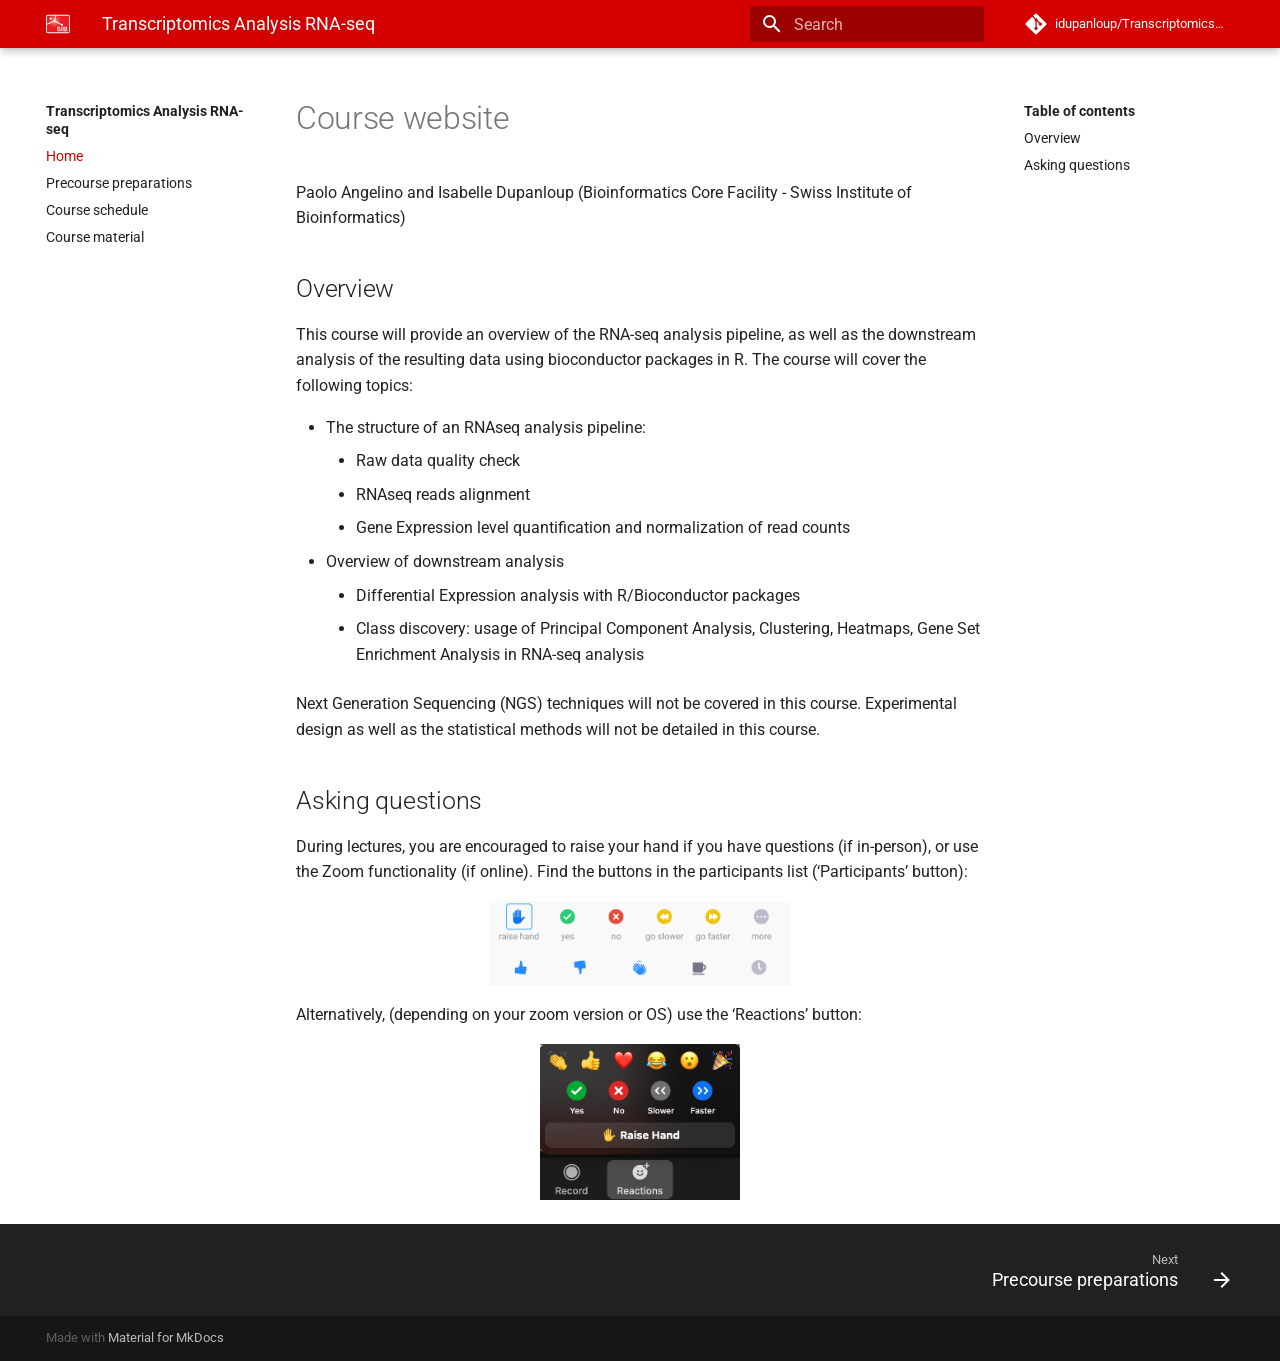
<file: index.html>
<!doctype html>
<html lang="en" class="no-js">
  <head>
    
      <meta charset="utf-8">
      <meta name="viewport" content="width=device-width,initial-scale=1">
      
      
      
        <meta name="author" content="Isabelle Dupanloup">
      
      
      <link rel="icon" href="assets/images/SIB_logo.svg">
      <meta name="generator" content="mkdocs-1.1.2, mkdocs-material-7.1.6">
    
    
      
        <title>Transcriptomics Analysis RNA-seq - Transcriptomics Analysis RNA-seq</title>
      
    
    
      <link rel="stylesheet" href="assets/stylesheets/main.875de78c.min.css">
      
        
        <link rel="stylesheet" href="assets/stylesheets/palette.f1a3b89f.min.css">
        
      
    
    
    
      
        
        <link rel="preconnect" href="https://fonts.gstatic.com" crossorigin>
        <link rel="stylesheet" href="https://fonts.googleapis.com/css?family=Roboto:300,400,400i,700%7CRoboto+Mono&display=fallback">
        <style>:root{--md-text-font-family:"Roboto";--md-code-font-family:"Roboto Mono"}</style>
      
    
    
    
      <link rel="stylesheet" href="stylesheets/extra.css">
    
    
      
    
    
  </head>
  
  
    
    
    
    
    
    <body dir="ltr" data-md-color-scheme="" data-md-color-primary="none" data-md-color-accent="none">
  
    
    <script>function __prefix(e){return new URL(".",location).pathname+"."+e}function __get(e,t=localStorage){return JSON.parse(t.getItem(__prefix(e)))}</script>
    
    <input class="md-toggle" data-md-toggle="drawer" type="checkbox" id="__drawer" autocomplete="off">
    <input class="md-toggle" data-md-toggle="search" type="checkbox" id="__search" autocomplete="off">
    <label class="md-overlay" for="__drawer"></label>
    <div data-md-component="skip">
      
        
        <a href="#course-website" class="md-skip">
          Skip to content
        </a>
      
    </div>
    <div data-md-component="announce">
      
    </div>
    
      <header class="md-header" data-md-component="header">
  <nav class="md-header__inner md-grid" aria-label="Header">
    <a href="." title="Transcriptomics Analysis RNA-seq" class="md-header__button md-logo" aria-label="Transcriptomics Analysis RNA-seq" data-md-component="logo">
      
  <img src="assets/images/SIB_logo.svg" alt="logo">

    </a>
    <label class="md-header__button md-icon" for="__drawer">
      <svg xmlns="http://www.w3.org/2000/svg" viewBox="0 0 24 24"><path d="M3 6h18v2H3V6m0 5h18v2H3v-2m0 5h18v2H3v-2z"/></svg>
    </label>
    <div class="md-header__title" data-md-component="header-title">
      <div class="md-header__ellipsis">
        <div class="md-header__topic">
          <span class="md-ellipsis">
            Transcriptomics Analysis RNA-seq
          </span>
        </div>
        <div class="md-header__topic" data-md-component="header-topic">
          <span class="md-ellipsis">
            
              Transcriptomics Analysis RNA-seq
            
          </span>
        </div>
      </div>
    </div>
    
    
    
      <label class="md-header__button md-icon" for="__search">
        <svg xmlns="http://www.w3.org/2000/svg" viewBox="0 0 24 24"><path d="M9.5 3A6.5 6.5 0 0 1 16 9.5c0 1.61-.59 3.09-1.56 4.23l.27.27h.79l5 5-1.5 1.5-5-5v-.79l-.27-.27A6.516 6.516 0 0 1 9.5 16 6.5 6.5 0 0 1 3 9.5 6.5 6.5 0 0 1 9.5 3m0 2C7 5 5 7 5 9.5S7 14 9.5 14 14 12 14 9.5 12 5 9.5 5z"/></svg>
      </label>
      
<div class="md-search" data-md-component="search" role="dialog">
  <label class="md-search__overlay" for="__search"></label>
  <div class="md-search__inner" role="search">
    <form class="md-search__form" name="search">
      <input type="text" class="md-search__input" name="query" aria-label="Search" placeholder="Search" autocapitalize="off" autocorrect="off" autocomplete="off" spellcheck="false" data-md-component="search-query" data-md-state="active" required>
      <label class="md-search__icon md-icon" for="__search">
        <svg xmlns="http://www.w3.org/2000/svg" viewBox="0 0 24 24"><path d="M9.5 3A6.5 6.5 0 0 1 16 9.5c0 1.61-.59 3.09-1.56 4.23l.27.27h.79l5 5-1.5 1.5-5-5v-.79l-.27-.27A6.516 6.516 0 0 1 9.5 16 6.5 6.5 0 0 1 3 9.5 6.5 6.5 0 0 1 9.5 3m0 2C7 5 5 7 5 9.5S7 14 9.5 14 14 12 14 9.5 12 5 9.5 5z"/></svg>
        <svg xmlns="http://www.w3.org/2000/svg" viewBox="0 0 24 24"><path d="M20 11v2H8l5.5 5.5-1.42 1.42L4.16 12l7.92-7.92L13.5 5.5 8 11h12z"/></svg>
      </label>
      <button type="reset" class="md-search__icon md-icon" aria-label="Clear" tabindex="-1">
        <svg xmlns="http://www.w3.org/2000/svg" viewBox="0 0 24 24"><path d="M19 6.41 17.59 5 12 10.59 6.41 5 5 6.41 10.59 12 5 17.59 6.41 19 12 13.41 17.59 19 19 17.59 13.41 12 19 6.41z"/></svg>
      </button>
    </form>
    <div class="md-search__output">
      <div class="md-search__scrollwrap" data-md-scrollfix>
        <div class="md-search-result" data-md-component="search-result">
          <div class="md-search-result__meta">
            Initializing search
          </div>
          <ol class="md-search-result__list"></ol>
        </div>
      </div>
    </div>
  </div>
</div>
    
    
      <div class="md-header__source">
        
<a href="https://idupanloup.github.io/Transcriptomics-Analysis-RNA-seq/" title="Go to repository" class="md-source" data-md-component="source">
  <div class="md-source__icon md-icon">
    
    <svg xmlns="http://www.w3.org/2000/svg" viewBox="0 0 448 512"><path d="M439.55 236.05 244 40.45a28.87 28.87 0 0 0-40.81 0l-40.66 40.63 51.52 51.52c27.06-9.14 52.68 16.77 43.39 43.68l49.66 49.66c34.23-11.8 61.18 31 35.47 56.69-26.49 26.49-70.21-2.87-56-37.34L240.22 199v121.85c25.3 12.54 22.26 41.85 9.08 55a34.34 34.34 0 0 1-48.55 0c-17.57-17.6-11.07-46.91 11.25-56v-123c-20.8-8.51-24.6-30.74-18.64-45L142.57 101 8.45 235.14a28.86 28.86 0 0 0 0 40.81l195.61 195.6a28.86 28.86 0 0 0 40.8 0l194.69-194.69a28.86 28.86 0 0 0 0-40.81z"/></svg>
  </div>
  <div class="md-source__repository">
    idupanloup/Transcriptomics-Analysis-RNA-seq
  </div>
</a>
      </div>
    
  </nav>
</header>
    
    <div class="md-container" data-md-component="container">
      
      
        
      
      <main class="md-main" data-md-component="main">
        <div class="md-main__inner md-grid">
          
            
              
              <div class="md-sidebar md-sidebar--primary" data-md-component="sidebar" data-md-type="navigation" >
                <div class="md-sidebar__scrollwrap">
                  <div class="md-sidebar__inner">
                    


<nav class="md-nav md-nav--primary" aria-label="Navigation" data-md-level="0">
  <label class="md-nav__title" for="__drawer">
    <a href="." title="Transcriptomics Analysis RNA-seq" class="md-nav__button md-logo" aria-label="Transcriptomics Analysis RNA-seq" data-md-component="logo">
      
  <img src="assets/images/SIB_logo.svg" alt="logo">

    </a>
    Transcriptomics Analysis RNA-seq
  </label>
  
    <div class="md-nav__source">
      
<a href="https://idupanloup.github.io/Transcriptomics-Analysis-RNA-seq/" title="Go to repository" class="md-source" data-md-component="source">
  <div class="md-source__icon md-icon">
    
    <svg xmlns="http://www.w3.org/2000/svg" viewBox="0 0 448 512"><path d="M439.55 236.05 244 40.45a28.87 28.87 0 0 0-40.81 0l-40.66 40.63 51.52 51.52c27.06-9.14 52.68 16.77 43.39 43.68l49.66 49.66c34.23-11.8 61.18 31 35.47 56.69-26.49 26.49-70.21-2.87-56-37.34L240.22 199v121.85c25.3 12.54 22.26 41.85 9.08 55a34.34 34.34 0 0 1-48.55 0c-17.57-17.6-11.07-46.91 11.25-56v-123c-20.8-8.51-24.6-30.74-18.64-45L142.57 101 8.45 235.14a28.86 28.86 0 0 0 0 40.81l195.61 195.6a28.86 28.86 0 0 0 40.8 0l194.69-194.69a28.86 28.86 0 0 0 0-40.81z"/></svg>
  </div>
  <div class="md-source__repository">
    idupanloup/Transcriptomics-Analysis-RNA-seq
  </div>
</a>
    </div>
  
  <ul class="md-nav__list" data-md-scrollfix>
    
      
      
      

  
  
    
  
  
    <li class="md-nav__item md-nav__item--active">
      
      <input class="md-nav__toggle md-toggle" data-md-toggle="toc" type="checkbox" id="__toc">
      
      
        
      
      
        <label class="md-nav__link md-nav__link--active" for="__toc">
          Home
          <span class="md-nav__icon md-icon"></span>
        </label>
      
      <a href="." class="md-nav__link md-nav__link--active">
        Home
      </a>
      
        
<nav class="md-nav md-nav--secondary" aria-label="Table of contents">
  
  
  
    
  
  
    <label class="md-nav__title" for="__toc">
      <span class="md-nav__icon md-icon"></span>
      Table of contents
    </label>
    <ul class="md-nav__list" data-md-component="toc" data-md-scrollfix>
      
        <li class="md-nav__item">
  <a href="#overview" class="md-nav__link">
    Overview
  </a>
  
</li>
      
        <li class="md-nav__item">
  <a href="#asking-questions" class="md-nav__link">
    Asking questions
  </a>
  
</li>
      
    </ul>
  
</nav>
      
    </li>
  

    
      
      
      

  
  
  
    <li class="md-nav__item">
      <a href="precourse/" class="md-nav__link">
        Precourse preparations
      </a>
    </li>
  

    
      
      
      

  
  
  
    <li class="md-nav__item">
      <a href="course_schedule/" class="md-nav__link">
        Course schedule
      </a>
    </li>
  

    
      
      
      

  
  
  
    <li class="md-nav__item">
      <a href="course_material/" class="md-nav__link">
        Course material
      </a>
    </li>
  

    
  </ul>
</nav>
                  </div>
                </div>
              </div>
            
            
              
              <div class="md-sidebar md-sidebar--secondary" data-md-component="sidebar" data-md-type="toc" >
                <div class="md-sidebar__scrollwrap">
                  <div class="md-sidebar__inner">
                    
<nav class="md-nav md-nav--secondary" aria-label="Table of contents">
  
  
  
    
  
  
    <label class="md-nav__title" for="__toc">
      <span class="md-nav__icon md-icon"></span>
      Table of contents
    </label>
    <ul class="md-nav__list" data-md-component="toc" data-md-scrollfix>
      
        <li class="md-nav__item">
  <a href="#overview" class="md-nav__link">
    Overview
  </a>
  
</li>
      
        <li class="md-nav__item">
  <a href="#asking-questions" class="md-nav__link">
    Asking questions
  </a>
  
</li>
      
    </ul>
  
</nav>
                  </div>
                </div>
              </div>
            
          
          <div class="md-content" data-md-component="content">
            <article class="md-content__inner md-typeset">
              
                
                
                <h1 id="course-website">Course website</h1>
<p>Paolo Angelino and Isabelle Dupanloup (Bioinformatics Core Facility - Swiss Institute of Bioinformatics)</p>
<h2 id="overview">Overview</h2>
<p>This course will provide an overview of the RNA-seq analysis pipeline, as well as the downstream analysis of the resulting data using bioconductor packages in R. The course will cover the following topics:</p>
<ul>
<li>The structure of an RNAseq analysis pipeline:<ul>
<li>Raw data quality check</li>
<li>RNAseq reads alignment</li>
<li>Gene Expression level quantification and normalization of read counts</li>
</ul>
</li>
<li>Overview of downstream analysis<ul>
<li>Differential Expression analysis with R/Bioconductor packages</li>
<li>Class discovery: usage of Principal Component Analysis, Clustering, Heatmaps, Gene Set Enrichment Analysis in RNA-seq analysis</li>
</ul>
</li>
</ul>
<p>Next Generation Sequencing (NGS) techniques will not be covered in this course.
Experimental design as well as the statistical methods will not be detailed in this course. </p>
<h2 id="asking-questions">Asking questions</h2>
<p>During lectures, you are encouraged to raise your hand if you have questions (if in-person), or use the Zoom functionality (if online). Find the buttons in the participants list (&lsquo;Participants&rsquo; button):</p>
<figure>
  <img src="assets/images/zoom_icons.png" width="300"/>
</figure>

<p>Alternatively, (depending on your zoom version or OS) use the &lsquo;Reactions&rsquo; button:</p>
<figure>
  <img src="assets/images/reactions_zoom.png" width="200"/>
</figure>
                
                  
                
              
              
                


              
            </article>
          </div>
        </div>
        
      </main>
      
        
<footer class="md-footer">
  
    <nav class="md-footer__inner md-grid" aria-label="Footer">
      
      
        <a href="precourse/" class="md-footer__link md-footer__link--next" rel="next">
          <div class="md-footer__title">
            <div class="md-ellipsis">
              <span class="md-footer__direction">
                Next
              </span>
              Precourse preparations
            </div>
          </div>
          <div class="md-footer__button md-icon">
            <svg xmlns="http://www.w3.org/2000/svg" viewBox="0 0 24 24"><path d="M4 11v2h12l-5.5 5.5 1.42 1.42L19.84 12l-7.92-7.92L10.5 5.5 16 11H4z"/></svg>
          </div>
        </a>
      
    </nav>
  
  <div class="md-footer-meta md-typeset">
    <div class="md-footer-meta__inner md-grid">
      <div class="md-footer-copyright">
        
        Made with
        <a href="https://squidfunk.github.io/mkdocs-material/" target="_blank" rel="noopener">
          Material for MkDocs
        </a>
        
      </div>
      
    </div>
  </div>
</footer>
      
    </div>
    <div class="md-dialog" data-md-component="dialog">
      <div class="md-dialog__inner md-typeset"></div>
    </div>
    <script id="__config" type="application/json">{"base": ".", "features": [], "translations": {"clipboard.copy": "Copy to clipboard", "clipboard.copied": "Copied to clipboard", "search.config.lang": "en", "search.config.pipeline": "trimmer, stopWordFilter", "search.config.separator": "[\\s\\-]+", "search.placeholder": "Search", "search.result.placeholder": "Type to start searching", "search.result.none": "No matching documents", "search.result.one": "1 matching document", "search.result.other": "# matching documents", "search.result.more.one": "1 more on this page", "search.result.more.other": "# more on this page", "search.result.term.missing": "Missing"}, "search": "assets/javascripts/workers/search.d351de03.min.js", "version": null}</script>
    
    
      <script src="assets/javascripts/bundle.34eae1b6.min.js"></script>
      
    
  </body>
</html>
</file>
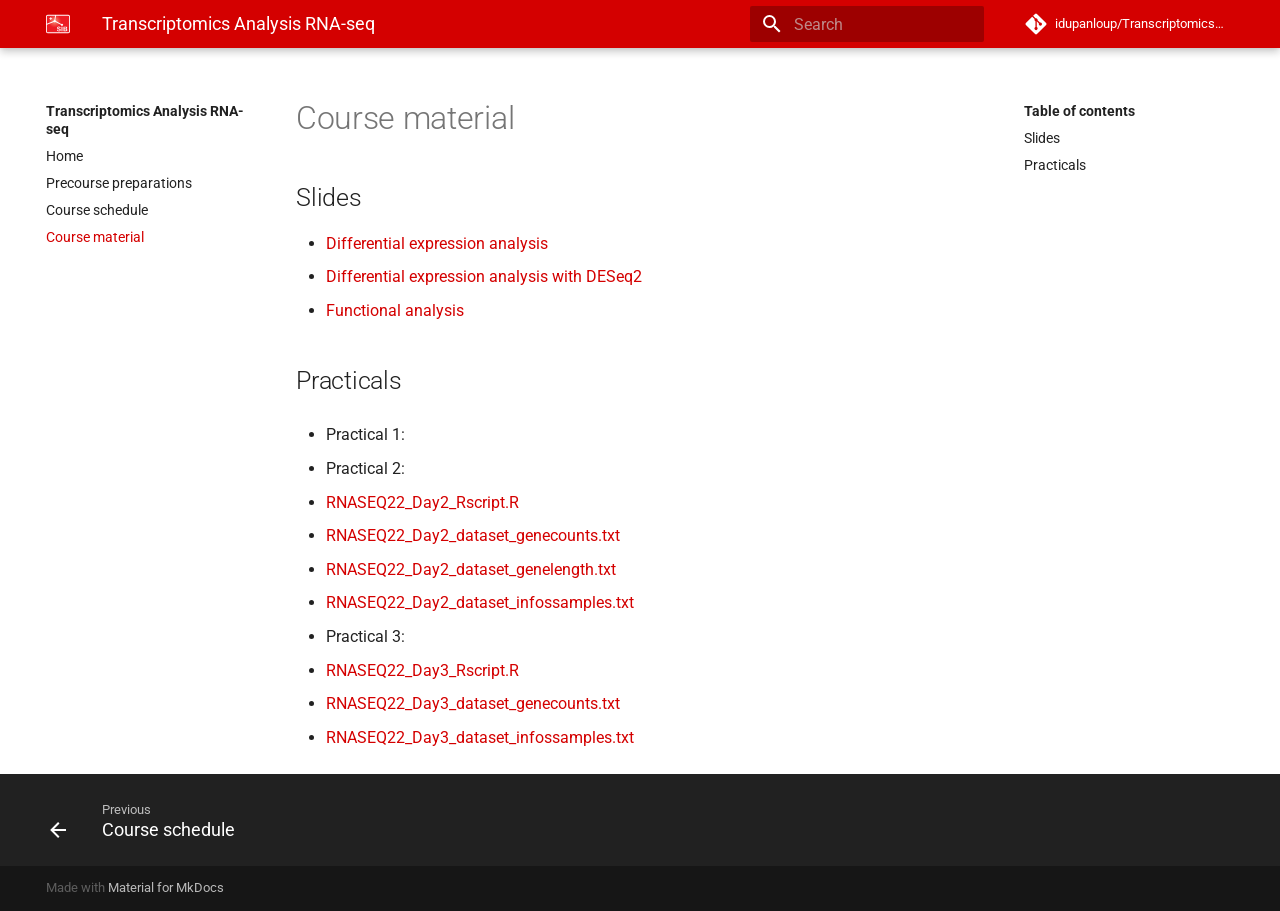
<file: course_material/index.html>
<!doctype html>
<html lang="en" class="no-js">
  <head>
    
      <meta charset="utf-8">
      <meta name="viewport" content="width=device-width,initial-scale=1">
      
      
      
        <meta name="author" content="Isabelle Dupanloup">
      
      
      <link rel="icon" href="../assets/images/SIB_logo.svg">
      <meta name="generator" content="mkdocs-1.1.2, mkdocs-material-7.1.6">
    
    
      
        <title>Transcriptomics Analysis RNA-seq - Transcriptomics Analysis RNA-seq</title>
      
    
    
      <link rel="stylesheet" href="../assets/stylesheets/main.875de78c.min.css">
      
        
        <link rel="stylesheet" href="../assets/stylesheets/palette.f1a3b89f.min.css">
        
      
    
    
    
      
        
        <link rel="preconnect" href="https://fonts.gstatic.com" crossorigin>
        <link rel="stylesheet" href="https://fonts.googleapis.com/css?family=Roboto:300,400,400i,700%7CRoboto+Mono&display=fallback">
        <style>:root{--md-text-font-family:"Roboto";--md-code-font-family:"Roboto Mono"}</style>
      
    
    
    
      <link rel="stylesheet" href="../stylesheets/extra.css">
    
    
      
    
    
  </head>
  
  
    
    
    
    
    
    <body dir="ltr" data-md-color-scheme="" data-md-color-primary="none" data-md-color-accent="none">
  
    
    <script>function __prefix(e){return new URL("..",location).pathname+"."+e}function __get(e,t=localStorage){return JSON.parse(t.getItem(__prefix(e)))}</script>
    
    <input class="md-toggle" data-md-toggle="drawer" type="checkbox" id="__drawer" autocomplete="off">
    <input class="md-toggle" data-md-toggle="search" type="checkbox" id="__search" autocomplete="off">
    <label class="md-overlay" for="__drawer"></label>
    <div data-md-component="skip">
      
        
        <a href="#course-material" class="md-skip">
          Skip to content
        </a>
      
    </div>
    <div data-md-component="announce">
      
    </div>
    
      <header class="md-header" data-md-component="header">
  <nav class="md-header__inner md-grid" aria-label="Header">
    <a href=".." title="Transcriptomics Analysis RNA-seq" class="md-header__button md-logo" aria-label="Transcriptomics Analysis RNA-seq" data-md-component="logo">
      
  <img src="../assets/images/SIB_logo.svg" alt="logo">

    </a>
    <label class="md-header__button md-icon" for="__drawer">
      <svg xmlns="http://www.w3.org/2000/svg" viewBox="0 0 24 24"><path d="M3 6h18v2H3V6m0 5h18v2H3v-2m0 5h18v2H3v-2z"/></svg>
    </label>
    <div class="md-header__title" data-md-component="header-title">
      <div class="md-header__ellipsis">
        <div class="md-header__topic">
          <span class="md-ellipsis">
            Transcriptomics Analysis RNA-seq
          </span>
        </div>
        <div class="md-header__topic" data-md-component="header-topic">
          <span class="md-ellipsis">
            
              Transcriptomics Analysis RNA-seq
            
          </span>
        </div>
      </div>
    </div>
    
    
    
      <label class="md-header__button md-icon" for="__search">
        <svg xmlns="http://www.w3.org/2000/svg" viewBox="0 0 24 24"><path d="M9.5 3A6.5 6.5 0 0 1 16 9.5c0 1.61-.59 3.09-1.56 4.23l.27.27h.79l5 5-1.5 1.5-5-5v-.79l-.27-.27A6.516 6.516 0 0 1 9.5 16 6.5 6.5 0 0 1 3 9.5 6.5 6.5 0 0 1 9.5 3m0 2C7 5 5 7 5 9.5S7 14 9.5 14 14 12 14 9.5 12 5 9.5 5z"/></svg>
      </label>
      
<div class="md-search" data-md-component="search" role="dialog">
  <label class="md-search__overlay" for="__search"></label>
  <div class="md-search__inner" role="search">
    <form class="md-search__form" name="search">
      <input type="text" class="md-search__input" name="query" aria-label="Search" placeholder="Search" autocapitalize="off" autocorrect="off" autocomplete="off" spellcheck="false" data-md-component="search-query" data-md-state="active" required>
      <label class="md-search__icon md-icon" for="__search">
        <svg xmlns="http://www.w3.org/2000/svg" viewBox="0 0 24 24"><path d="M9.5 3A6.5 6.5 0 0 1 16 9.5c0 1.61-.59 3.09-1.56 4.23l.27.27h.79l5 5-1.5 1.5-5-5v-.79l-.27-.27A6.516 6.516 0 0 1 9.5 16 6.5 6.5 0 0 1 3 9.5 6.5 6.5 0 0 1 9.5 3m0 2C7 5 5 7 5 9.5S7 14 9.5 14 14 12 14 9.5 12 5 9.5 5z"/></svg>
        <svg xmlns="http://www.w3.org/2000/svg" viewBox="0 0 24 24"><path d="M20 11v2H8l5.5 5.5-1.42 1.42L4.16 12l7.92-7.92L13.5 5.5 8 11h12z"/></svg>
      </label>
      <button type="reset" class="md-search__icon md-icon" aria-label="Clear" tabindex="-1">
        <svg xmlns="http://www.w3.org/2000/svg" viewBox="0 0 24 24"><path d="M19 6.41 17.59 5 12 10.59 6.41 5 5 6.41 10.59 12 5 17.59 6.41 19 12 13.41 17.59 19 19 17.59 13.41 12 19 6.41z"/></svg>
      </button>
    </form>
    <div class="md-search__output">
      <div class="md-search__scrollwrap" data-md-scrollfix>
        <div class="md-search-result" data-md-component="search-result">
          <div class="md-search-result__meta">
            Initializing search
          </div>
          <ol class="md-search-result__list"></ol>
        </div>
      </div>
    </div>
  </div>
</div>
    
    
      <div class="md-header__source">
        
<a href="https://idupanloup.github.io/Transcriptomics-Analysis-RNA-seq/" title="Go to repository" class="md-source" data-md-component="source">
  <div class="md-source__icon md-icon">
    
    <svg xmlns="http://www.w3.org/2000/svg" viewBox="0 0 448 512"><path d="M439.55 236.05 244 40.45a28.87 28.87 0 0 0-40.81 0l-40.66 40.63 51.52 51.52c27.06-9.14 52.68 16.77 43.39 43.68l49.66 49.66c34.23-11.8 61.18 31 35.47 56.69-26.49 26.49-70.21-2.87-56-37.34L240.22 199v121.85c25.3 12.54 22.26 41.85 9.08 55a34.34 34.34 0 0 1-48.55 0c-17.57-17.6-11.07-46.91 11.25-56v-123c-20.8-8.51-24.6-30.74-18.64-45L142.57 101 8.45 235.14a28.86 28.86 0 0 0 0 40.81l195.61 195.6a28.86 28.86 0 0 0 40.8 0l194.69-194.69a28.86 28.86 0 0 0 0-40.81z"/></svg>
  </div>
  <div class="md-source__repository">
    idupanloup/Transcriptomics-Analysis-RNA-seq
  </div>
</a>
      </div>
    
  </nav>
</header>
    
    <div class="md-container" data-md-component="container">
      
      
        
      
      <main class="md-main" data-md-component="main">
        <div class="md-main__inner md-grid">
          
            
              
              <div class="md-sidebar md-sidebar--primary" data-md-component="sidebar" data-md-type="navigation" >
                <div class="md-sidebar__scrollwrap">
                  <div class="md-sidebar__inner">
                    


<nav class="md-nav md-nav--primary" aria-label="Navigation" data-md-level="0">
  <label class="md-nav__title" for="__drawer">
    <a href=".." title="Transcriptomics Analysis RNA-seq" class="md-nav__button md-logo" aria-label="Transcriptomics Analysis RNA-seq" data-md-component="logo">
      
  <img src="../assets/images/SIB_logo.svg" alt="logo">

    </a>
    Transcriptomics Analysis RNA-seq
  </label>
  
    <div class="md-nav__source">
      
<a href="https://idupanloup.github.io/Transcriptomics-Analysis-RNA-seq/" title="Go to repository" class="md-source" data-md-component="source">
  <div class="md-source__icon md-icon">
    
    <svg xmlns="http://www.w3.org/2000/svg" viewBox="0 0 448 512"><path d="M439.55 236.05 244 40.45a28.87 28.87 0 0 0-40.81 0l-40.66 40.63 51.52 51.52c27.06-9.14 52.68 16.77 43.39 43.68l49.66 49.66c34.23-11.8 61.18 31 35.47 56.69-26.49 26.49-70.21-2.87-56-37.34L240.22 199v121.85c25.3 12.54 22.26 41.85 9.08 55a34.34 34.34 0 0 1-48.55 0c-17.57-17.6-11.07-46.91 11.25-56v-123c-20.8-8.51-24.6-30.74-18.64-45L142.57 101 8.45 235.14a28.86 28.86 0 0 0 0 40.81l195.61 195.6a28.86 28.86 0 0 0 40.8 0l194.69-194.69a28.86 28.86 0 0 0 0-40.81z"/></svg>
  </div>
  <div class="md-source__repository">
    idupanloup/Transcriptomics-Analysis-RNA-seq
  </div>
</a>
    </div>
  
  <ul class="md-nav__list" data-md-scrollfix>
    
      
      
      

  
  
  
    <li class="md-nav__item">
      <a href=".." class="md-nav__link">
        Home
      </a>
    </li>
  

    
      
      
      

  
  
  
    <li class="md-nav__item">
      <a href="../precourse/" class="md-nav__link">
        Precourse preparations
      </a>
    </li>
  

    
      
      
      

  
  
  
    <li class="md-nav__item">
      <a href="../course_schedule/" class="md-nav__link">
        Course schedule
      </a>
    </li>
  

    
      
      
      

  
  
    
  
  
    <li class="md-nav__item md-nav__item--active">
      
      <input class="md-nav__toggle md-toggle" data-md-toggle="toc" type="checkbox" id="__toc">
      
      
        
      
      
        <label class="md-nav__link md-nav__link--active" for="__toc">
          Course material
          <span class="md-nav__icon md-icon"></span>
        </label>
      
      <a href="./" class="md-nav__link md-nav__link--active">
        Course material
      </a>
      
        
<nav class="md-nav md-nav--secondary" aria-label="Table of contents">
  
  
  
    
  
  
    <label class="md-nav__title" for="__toc">
      <span class="md-nav__icon md-icon"></span>
      Table of contents
    </label>
    <ul class="md-nav__list" data-md-component="toc" data-md-scrollfix>
      
        <li class="md-nav__item">
  <a href="#slides" class="md-nav__link">
    Slides
  </a>
  
</li>
      
        <li class="md-nav__item">
  <a href="#practicals" class="md-nav__link">
    Practicals
  </a>
  
</li>
      
    </ul>
  
</nav>
      
    </li>
  

    
  </ul>
</nav>
                  </div>
                </div>
              </div>
            
            
              
              <div class="md-sidebar md-sidebar--secondary" data-md-component="sidebar" data-md-type="toc" >
                <div class="md-sidebar__scrollwrap">
                  <div class="md-sidebar__inner">
                    
<nav class="md-nav md-nav--secondary" aria-label="Table of contents">
  
  
  
    
  
  
    <label class="md-nav__title" for="__toc">
      <span class="md-nav__icon md-icon"></span>
      Table of contents
    </label>
    <ul class="md-nav__list" data-md-component="toc" data-md-scrollfix>
      
        <li class="md-nav__item">
  <a href="#slides" class="md-nav__link">
    Slides
  </a>
  
</li>
      
        <li class="md-nav__item">
  <a href="#practicals" class="md-nav__link">
    Practicals
  </a>
  
</li>
      
    </ul>
  
</nav>
                  </div>
                </div>
              </div>
            
          
          <div class="md-content" data-md-component="content">
            <article class="md-content__inner md-typeset">
              
                
                
                <h1 id="course-material">Course material</h1>
<h2 id="slides">Slides</h2>
<ul>
<li><a href="../assets/pdf/RNASEQ22_Day2_DGE_ID.pdf">Differential expression analysis</a></li>
<li><a href="../assets/pdf/RNASEQ22_Day3_DESeq2_ID.pdf">Differential expression analysis with DESeq2</a></li>
<li><a href="../assets/pdf/RNASEQ22_Day3_FA_ID.pdf">Functional analysis</a></li>
</ul>
<h2 id="practicals">Practicals</h2>
<ul>
<li>
<p>Practical 1:</p>
</li>
<li>
<p>Practical 2:</p>
</li>
<li><a href="../assets/exercises/RNASEQ22_Day2_Rscript.R">RNASEQ22_Day2_Rscript.R</a></li>
<li><a href="../assets/exercises/RNASEQ22_Day2_dataset_genecounts.txt">RNASEQ22_Day2_dataset_genecounts.txt</a></li>
<li><a href="../assets/exercises/RNASEQ22_Day2_dataset_genelength.txt">RNASEQ22_Day2_dataset_genelength.txt</a></li>
<li>
<p><a href="../assets/exercises/RNASEQ22_Day2_dataset_infossamples.txt">RNASEQ22_Day2_dataset_infossamples.txt</a></p>
</li>
<li>
<p>Practical 3:</p>
</li>
<li><a href="../assets/exercises/RNASEQ22_Day3_Rscript.R">RNASEQ22_Day3_Rscript.R</a></li>
<li><a href="../assets/exercises/RNASEQ22_Day3_dataset_genecounts.txt">RNASEQ22_Day3_dataset_genecounts.txt</a></li>
<li><a href="../assets/exercises/RNASEQ22_Day3_dataset_infossamples.txt">RNASEQ22_Day3_dataset_infossamples.txt</a></li>
</ul>
                
                  
                
              
              
                


              
            </article>
          </div>
        </div>
        
      </main>
      
        
<footer class="md-footer">
  
    <nav class="md-footer__inner md-grid" aria-label="Footer">
      
        <a href="../course_schedule/" class="md-footer__link md-footer__link--prev" rel="prev">
          <div class="md-footer__button md-icon">
            <svg xmlns="http://www.w3.org/2000/svg" viewBox="0 0 24 24"><path d="M20 11v2H8l5.5 5.5-1.42 1.42L4.16 12l7.92-7.92L13.5 5.5 8 11h12z"/></svg>
          </div>
          <div class="md-footer__title">
            <div class="md-ellipsis">
              <span class="md-footer__direction">
                Previous
              </span>
              Course schedule
            </div>
          </div>
        </a>
      
      
    </nav>
  
  <div class="md-footer-meta md-typeset">
    <div class="md-footer-meta__inner md-grid">
      <div class="md-footer-copyright">
        
        Made with
        <a href="https://squidfunk.github.io/mkdocs-material/" target="_blank" rel="noopener">
          Material for MkDocs
        </a>
        
      </div>
      
    </div>
  </div>
</footer>
      
    </div>
    <div class="md-dialog" data-md-component="dialog">
      <div class="md-dialog__inner md-typeset"></div>
    </div>
    <script id="__config" type="application/json">{"base": "..", "features": [], "translations": {"clipboard.copy": "Copy to clipboard", "clipboard.copied": "Copied to clipboard", "search.config.lang": "en", "search.config.pipeline": "trimmer, stopWordFilter", "search.config.separator": "[\\s\\-]+", "search.placeholder": "Search", "search.result.placeholder": "Type to start searching", "search.result.none": "No matching documents", "search.result.one": "1 matching document", "search.result.other": "# matching documents", "search.result.more.one": "1 more on this page", "search.result.more.other": "# more on this page", "search.result.term.missing": "Missing"}, "search": "../assets/javascripts/workers/search.d351de03.min.js", "version": null}</script>
    
    
      <script src="../assets/javascripts/bundle.34eae1b6.min.js"></script>
      
    
  </body>
</html>
</file>
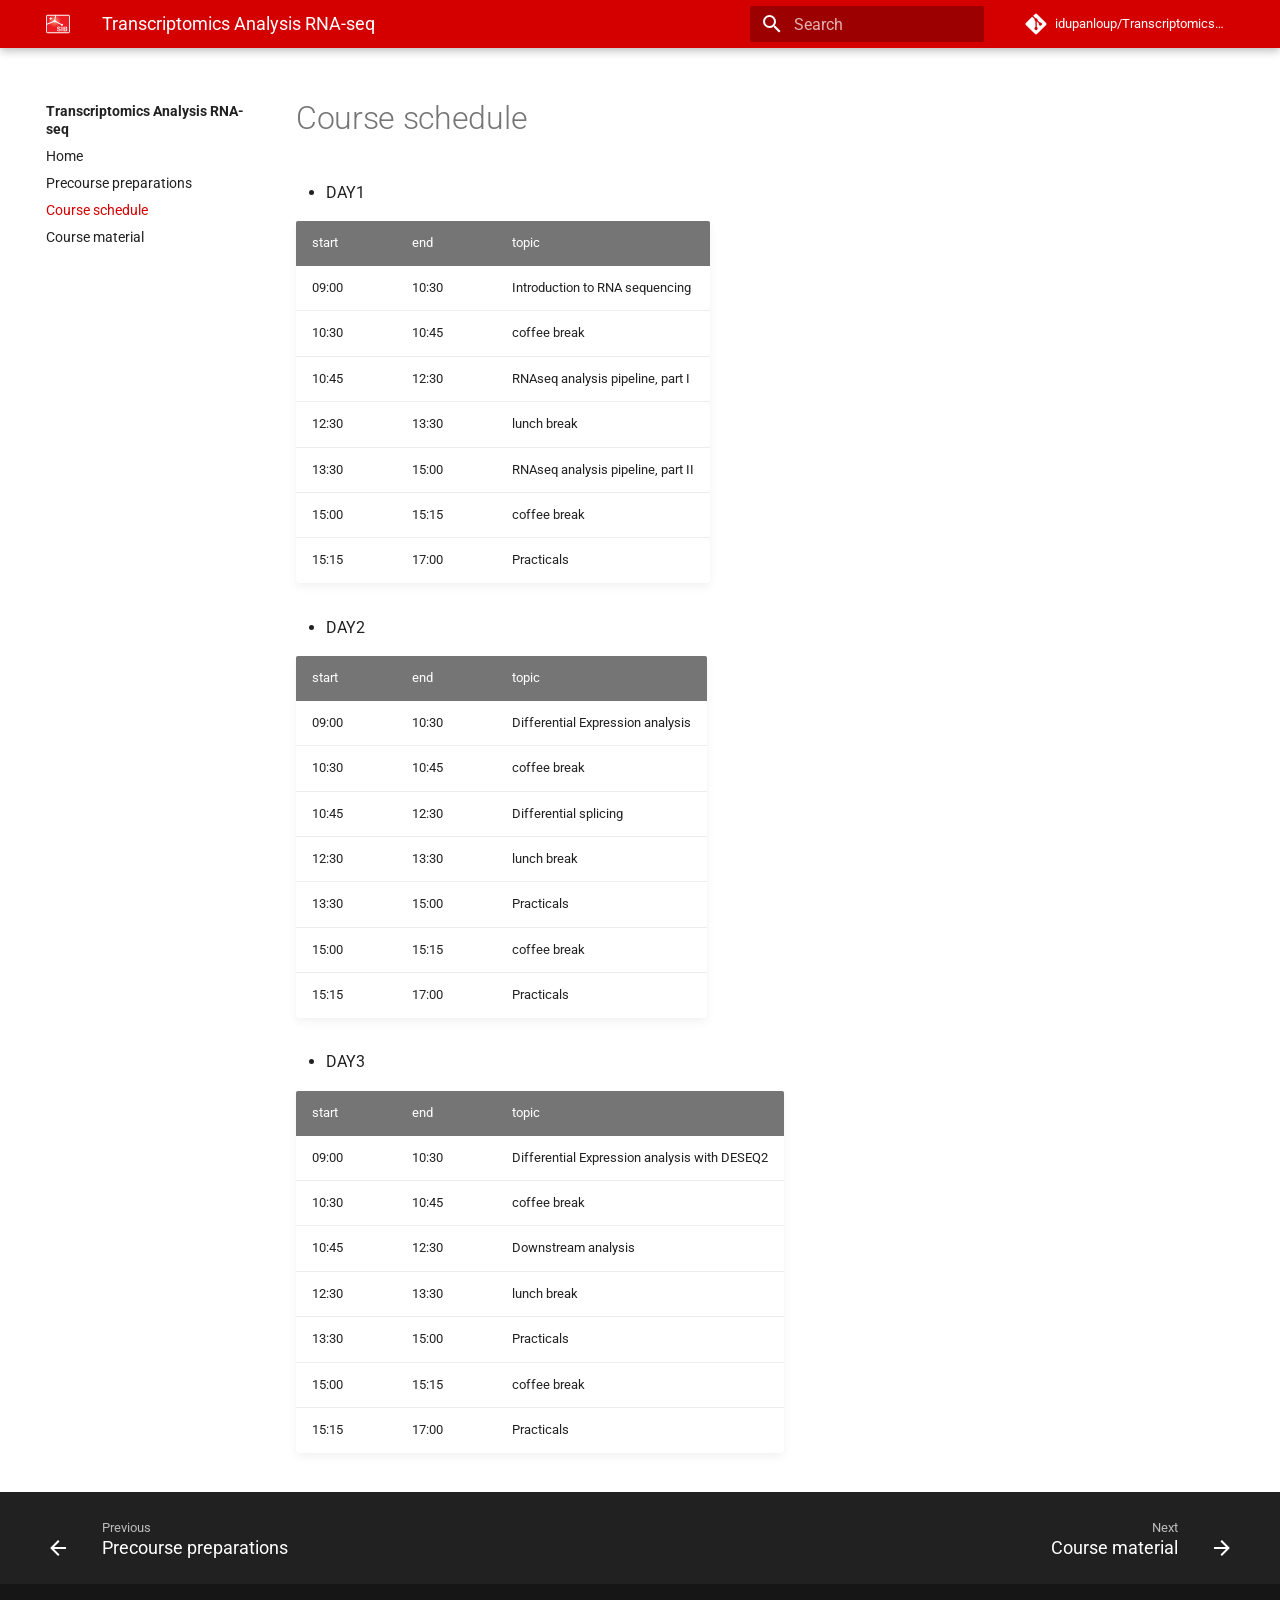
<file: course_schedule/index.html>
<!doctype html>
<html lang="en" class="no-js">
  <head>
    
      <meta charset="utf-8">
      <meta name="viewport" content="width=device-width,initial-scale=1">
      
      
      
        <meta name="author" content="Isabelle Dupanloup">
      
      
      <link rel="icon" href="../assets/images/SIB_logo.svg">
      <meta name="generator" content="mkdocs-1.1.2, mkdocs-material-7.1.6">
    
    
      
        <title>Transcriptomics Analysis RNA-seq - Transcriptomics Analysis RNA-seq</title>
      
    
    
      <link rel="stylesheet" href="../assets/stylesheets/main.875de78c.min.css">
      
        
        <link rel="stylesheet" href="../assets/stylesheets/palette.f1a3b89f.min.css">
        
      
    
    
    
      
        
        <link rel="preconnect" href="https://fonts.gstatic.com" crossorigin>
        <link rel="stylesheet" href="https://fonts.googleapis.com/css?family=Roboto:300,400,400i,700%7CRoboto+Mono&display=fallback">
        <style>:root{--md-text-font-family:"Roboto";--md-code-font-family:"Roboto Mono"}</style>
      
    
    
    
      <link rel="stylesheet" href="../stylesheets/extra.css">
    
    
      
    
    
  </head>
  
  
    
    
    
    
    
    <body dir="ltr" data-md-color-scheme="" data-md-color-primary="none" data-md-color-accent="none">
  
    
    <script>function __prefix(e){return new URL("..",location).pathname+"."+e}function __get(e,t=localStorage){return JSON.parse(t.getItem(__prefix(e)))}</script>
    
    <input class="md-toggle" data-md-toggle="drawer" type="checkbox" id="__drawer" autocomplete="off">
    <input class="md-toggle" data-md-toggle="search" type="checkbox" id="__search" autocomplete="off">
    <label class="md-overlay" for="__drawer"></label>
    <div data-md-component="skip">
      
        
        <a href="#course-schedule" class="md-skip">
          Skip to content
        </a>
      
    </div>
    <div data-md-component="announce">
      
    </div>
    
      <header class="md-header" data-md-component="header">
  <nav class="md-header__inner md-grid" aria-label="Header">
    <a href=".." title="Transcriptomics Analysis RNA-seq" class="md-header__button md-logo" aria-label="Transcriptomics Analysis RNA-seq" data-md-component="logo">
      
  <img src="../assets/images/SIB_logo.svg" alt="logo">

    </a>
    <label class="md-header__button md-icon" for="__drawer">
      <svg xmlns="http://www.w3.org/2000/svg" viewBox="0 0 24 24"><path d="M3 6h18v2H3V6m0 5h18v2H3v-2m0 5h18v2H3v-2z"/></svg>
    </label>
    <div class="md-header__title" data-md-component="header-title">
      <div class="md-header__ellipsis">
        <div class="md-header__topic">
          <span class="md-ellipsis">
            Transcriptomics Analysis RNA-seq
          </span>
        </div>
        <div class="md-header__topic" data-md-component="header-topic">
          <span class="md-ellipsis">
            
              Transcriptomics Analysis RNA-seq
            
          </span>
        </div>
      </div>
    </div>
    
    
    
      <label class="md-header__button md-icon" for="__search">
        <svg xmlns="http://www.w3.org/2000/svg" viewBox="0 0 24 24"><path d="M9.5 3A6.5 6.5 0 0 1 16 9.5c0 1.61-.59 3.09-1.56 4.23l.27.27h.79l5 5-1.5 1.5-5-5v-.79l-.27-.27A6.516 6.516 0 0 1 9.5 16 6.5 6.5 0 0 1 3 9.5 6.5 6.5 0 0 1 9.5 3m0 2C7 5 5 7 5 9.5S7 14 9.5 14 14 12 14 9.5 12 5 9.5 5z"/></svg>
      </label>
      
<div class="md-search" data-md-component="search" role="dialog">
  <label class="md-search__overlay" for="__search"></label>
  <div class="md-search__inner" role="search">
    <form class="md-search__form" name="search">
      <input type="text" class="md-search__input" name="query" aria-label="Search" placeholder="Search" autocapitalize="off" autocorrect="off" autocomplete="off" spellcheck="false" data-md-component="search-query" data-md-state="active" required>
      <label class="md-search__icon md-icon" for="__search">
        <svg xmlns="http://www.w3.org/2000/svg" viewBox="0 0 24 24"><path d="M9.5 3A6.5 6.5 0 0 1 16 9.5c0 1.61-.59 3.09-1.56 4.23l.27.27h.79l5 5-1.5 1.5-5-5v-.79l-.27-.27A6.516 6.516 0 0 1 9.5 16 6.5 6.5 0 0 1 3 9.5 6.5 6.5 0 0 1 9.5 3m0 2C7 5 5 7 5 9.5S7 14 9.5 14 14 12 14 9.5 12 5 9.5 5z"/></svg>
        <svg xmlns="http://www.w3.org/2000/svg" viewBox="0 0 24 24"><path d="M20 11v2H8l5.5 5.5-1.42 1.42L4.16 12l7.92-7.92L13.5 5.5 8 11h12z"/></svg>
      </label>
      <button type="reset" class="md-search__icon md-icon" aria-label="Clear" tabindex="-1">
        <svg xmlns="http://www.w3.org/2000/svg" viewBox="0 0 24 24"><path d="M19 6.41 17.59 5 12 10.59 6.41 5 5 6.41 10.59 12 5 17.59 6.41 19 12 13.41 17.59 19 19 17.59 13.41 12 19 6.41z"/></svg>
      </button>
    </form>
    <div class="md-search__output">
      <div class="md-search__scrollwrap" data-md-scrollfix>
        <div class="md-search-result" data-md-component="search-result">
          <div class="md-search-result__meta">
            Initializing search
          </div>
          <ol class="md-search-result__list"></ol>
        </div>
      </div>
    </div>
  </div>
</div>
    
    
      <div class="md-header__source">
        
<a href="https://idupanloup.github.io/Transcriptomics-Analysis-RNA-seq/" title="Go to repository" class="md-source" data-md-component="source">
  <div class="md-source__icon md-icon">
    
    <svg xmlns="http://www.w3.org/2000/svg" viewBox="0 0 448 512"><path d="M439.55 236.05 244 40.45a28.87 28.87 0 0 0-40.81 0l-40.66 40.63 51.52 51.52c27.06-9.14 52.68 16.77 43.39 43.68l49.66 49.66c34.23-11.8 61.18 31 35.47 56.69-26.49 26.49-70.21-2.87-56-37.34L240.22 199v121.85c25.3 12.54 22.26 41.85 9.08 55a34.34 34.34 0 0 1-48.55 0c-17.57-17.6-11.07-46.91 11.25-56v-123c-20.8-8.51-24.6-30.74-18.64-45L142.57 101 8.45 235.14a28.86 28.86 0 0 0 0 40.81l195.61 195.6a28.86 28.86 0 0 0 40.8 0l194.69-194.69a28.86 28.86 0 0 0 0-40.81z"/></svg>
  </div>
  <div class="md-source__repository">
    idupanloup/Transcriptomics-Analysis-RNA-seq
  </div>
</a>
      </div>
    
  </nav>
</header>
    
    <div class="md-container" data-md-component="container">
      
      
        
      
      <main class="md-main" data-md-component="main">
        <div class="md-main__inner md-grid">
          
            
              
              <div class="md-sidebar md-sidebar--primary" data-md-component="sidebar" data-md-type="navigation" >
                <div class="md-sidebar__scrollwrap">
                  <div class="md-sidebar__inner">
                    


<nav class="md-nav md-nav--primary" aria-label="Navigation" data-md-level="0">
  <label class="md-nav__title" for="__drawer">
    <a href=".." title="Transcriptomics Analysis RNA-seq" class="md-nav__button md-logo" aria-label="Transcriptomics Analysis RNA-seq" data-md-component="logo">
      
  <img src="../assets/images/SIB_logo.svg" alt="logo">

    </a>
    Transcriptomics Analysis RNA-seq
  </label>
  
    <div class="md-nav__source">
      
<a href="https://idupanloup.github.io/Transcriptomics-Analysis-RNA-seq/" title="Go to repository" class="md-source" data-md-component="source">
  <div class="md-source__icon md-icon">
    
    <svg xmlns="http://www.w3.org/2000/svg" viewBox="0 0 448 512"><path d="M439.55 236.05 244 40.45a28.87 28.87 0 0 0-40.81 0l-40.66 40.63 51.52 51.52c27.06-9.14 52.68 16.77 43.39 43.68l49.66 49.66c34.23-11.8 61.18 31 35.47 56.69-26.49 26.49-70.21-2.87-56-37.34L240.22 199v121.85c25.3 12.54 22.26 41.85 9.08 55a34.34 34.34 0 0 1-48.55 0c-17.57-17.6-11.07-46.91 11.25-56v-123c-20.8-8.51-24.6-30.74-18.64-45L142.57 101 8.45 235.14a28.86 28.86 0 0 0 0 40.81l195.61 195.6a28.86 28.86 0 0 0 40.8 0l194.69-194.69a28.86 28.86 0 0 0 0-40.81z"/></svg>
  </div>
  <div class="md-source__repository">
    idupanloup/Transcriptomics-Analysis-RNA-seq
  </div>
</a>
    </div>
  
  <ul class="md-nav__list" data-md-scrollfix>
    
      
      
      

  
  
  
    <li class="md-nav__item">
      <a href=".." class="md-nav__link">
        Home
      </a>
    </li>
  

    
      
      
      

  
  
  
    <li class="md-nav__item">
      <a href="../precourse/" class="md-nav__link">
        Precourse preparations
      </a>
    </li>
  

    
      
      
      

  
  
    
  
  
    <li class="md-nav__item md-nav__item--active">
      
      <input class="md-nav__toggle md-toggle" data-md-toggle="toc" type="checkbox" id="__toc">
      
      
        
      
      
      <a href="./" class="md-nav__link md-nav__link--active">
        Course schedule
      </a>
      
    </li>
  

    
      
      
      

  
  
  
    <li class="md-nav__item">
      <a href="../course_material/" class="md-nav__link">
        Course material
      </a>
    </li>
  

    
  </ul>
</nav>
                  </div>
                </div>
              </div>
            
            
              
              <div class="md-sidebar md-sidebar--secondary" data-md-component="sidebar" data-md-type="toc" >
                <div class="md-sidebar__scrollwrap">
                  <div class="md-sidebar__inner">
                    
<nav class="md-nav md-nav--secondary" aria-label="Table of contents">
  
  
  
    
  
  
</nav>
                  </div>
                </div>
              </div>
            
          
          <div class="md-content" data-md-component="content">
            <article class="md-content__inner md-typeset">
              
                
                
                <h1 id="course-schedule">Course schedule</h1>
<ul>
<li>DAY1</li>
</ul>
<table>
<thead>
<tr>
<th>start</th>
<th>end</th>
<th>topic</th>
</tr>
</thead>
<tbody>
<tr>
<td>09:00</td>
<td>10:30</td>
<td>Introduction to RNA sequencing</td>
</tr>
<tr>
<td>10:30</td>
<td>10:45</td>
<td>coffee break</td>
</tr>
<tr>
<td>10:45</td>
<td>12:30</td>
<td>RNAseq analysis pipeline, part I</td>
</tr>
<tr>
<td>12:30</td>
<td>13:30</td>
<td>lunch break</td>
</tr>
<tr>
<td>13:30</td>
<td>15:00</td>
<td>RNAseq analysis pipeline, part II</td>
</tr>
<tr>
<td>15:00</td>
<td>15:15</td>
<td>coffee break</td>
</tr>
<tr>
<td>15:15</td>
<td>17:00</td>
<td>Practicals</td>
</tr>
</tbody>
</table>
<ul>
<li>DAY2</li>
</ul>
<table>
<thead>
<tr>
<th>start</th>
<th>end</th>
<th>topic</th>
</tr>
</thead>
<tbody>
<tr>
<td>09:00</td>
<td>10:30</td>
<td>Differential Expression analysis</td>
</tr>
<tr>
<td>10:30</td>
<td>10:45</td>
<td>coffee break</td>
</tr>
<tr>
<td>10:45</td>
<td>12:30</td>
<td>Differential splicing</td>
</tr>
<tr>
<td>12:30</td>
<td>13:30</td>
<td>lunch break</td>
</tr>
<tr>
<td>13:30</td>
<td>15:00</td>
<td>Practicals</td>
</tr>
<tr>
<td>15:00</td>
<td>15:15</td>
<td>coffee break</td>
</tr>
<tr>
<td>15:15</td>
<td>17:00</td>
<td>Practicals</td>
</tr>
</tbody>
</table>
<ul>
<li>DAY3</li>
</ul>
<table>
<thead>
<tr>
<th>start</th>
<th>end</th>
<th>topic</th>
</tr>
</thead>
<tbody>
<tr>
<td>09:00</td>
<td>10:30</td>
<td>Differential Expression analysis with DESEQ2</td>
</tr>
<tr>
<td>10:30</td>
<td>10:45</td>
<td>coffee break</td>
</tr>
<tr>
<td>10:45</td>
<td>12:30</td>
<td>Downstream analysis</td>
</tr>
<tr>
<td>12:30</td>
<td>13:30</td>
<td>lunch break</td>
</tr>
<tr>
<td>13:30</td>
<td>15:00</td>
<td>Practicals</td>
</tr>
<tr>
<td>15:00</td>
<td>15:15</td>
<td>coffee break</td>
</tr>
<tr>
<td>15:15</td>
<td>17:00</td>
<td>Practicals</td>
</tr>
</tbody>
</table>
                
                  
                
              
              
                


              
            </article>
          </div>
        </div>
        
      </main>
      
        
<footer class="md-footer">
  
    <nav class="md-footer__inner md-grid" aria-label="Footer">
      
        <a href="../precourse/" class="md-footer__link md-footer__link--prev" rel="prev">
          <div class="md-footer__button md-icon">
            <svg xmlns="http://www.w3.org/2000/svg" viewBox="0 0 24 24"><path d="M20 11v2H8l5.5 5.5-1.42 1.42L4.16 12l7.92-7.92L13.5 5.5 8 11h12z"/></svg>
          </div>
          <div class="md-footer__title">
            <div class="md-ellipsis">
              <span class="md-footer__direction">
                Previous
              </span>
              Precourse preparations
            </div>
          </div>
        </a>
      
      
        <a href="../course_material/" class="md-footer__link md-footer__link--next" rel="next">
          <div class="md-footer__title">
            <div class="md-ellipsis">
              <span class="md-footer__direction">
                Next
              </span>
              Course material
            </div>
          </div>
          <div class="md-footer__button md-icon">
            <svg xmlns="http://www.w3.org/2000/svg" viewBox="0 0 24 24"><path d="M4 11v2h12l-5.5 5.5 1.42 1.42L19.84 12l-7.92-7.92L10.5 5.5 16 11H4z"/></svg>
          </div>
        </a>
      
    </nav>
  
  <div class="md-footer-meta md-typeset">
    <div class="md-footer-meta__inner md-grid">
      <div class="md-footer-copyright">
        
        Made with
        <a href="https://squidfunk.github.io/mkdocs-material/" target="_blank" rel="noopener">
          Material for MkDocs
        </a>
        
      </div>
      
    </div>
  </div>
</footer>
      
    </div>
    <div class="md-dialog" data-md-component="dialog">
      <div class="md-dialog__inner md-typeset"></div>
    </div>
    <script id="__config" type="application/json">{"base": "..", "features": [], "translations": {"clipboard.copy": "Copy to clipboard", "clipboard.copied": "Copied to clipboard", "search.config.lang": "en", "search.config.pipeline": "trimmer, stopWordFilter", "search.config.separator": "[\\s\\-]+", "search.placeholder": "Search", "search.result.placeholder": "Type to start searching", "search.result.none": "No matching documents", "search.result.one": "1 matching document", "search.result.other": "# matching documents", "search.result.more.one": "1 more on this page", "search.result.more.other": "# more on this page", "search.result.term.missing": "Missing"}, "search": "../assets/javascripts/workers/search.d351de03.min.js", "version": null}</script>
    
    
      <script src="../assets/javascripts/bundle.34eae1b6.min.js"></script>
      
    
  </body>
</html>
</file>
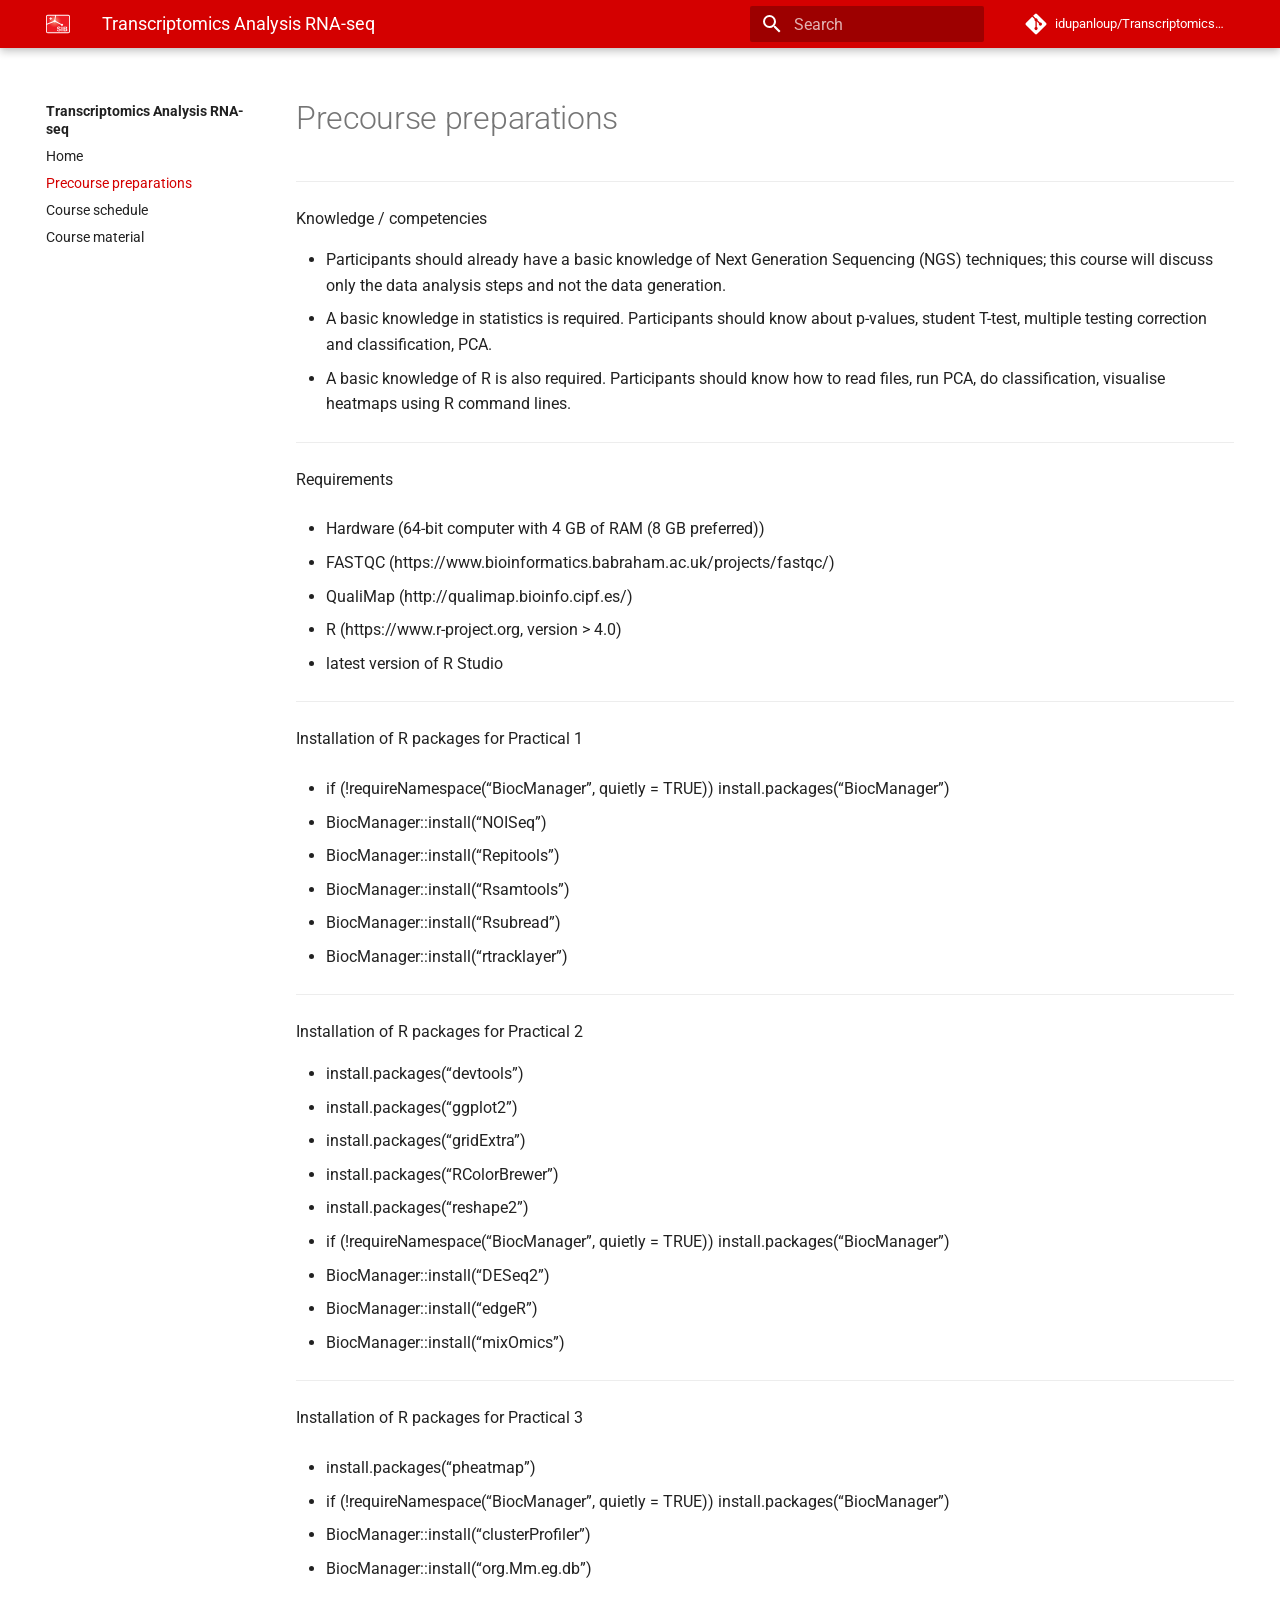
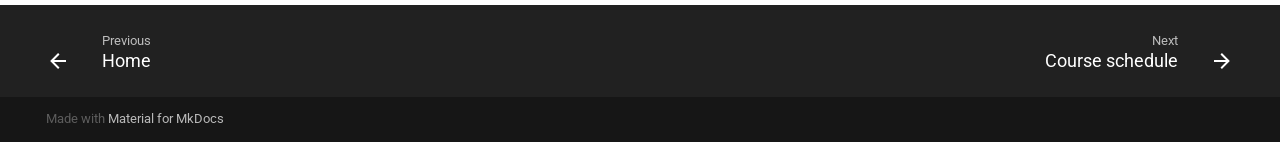
<file: precourse/index.html>
<!doctype html>
<html lang="en" class="no-js">
  <head>
    
      <meta charset="utf-8">
      <meta name="viewport" content="width=device-width,initial-scale=1">
      
      
      
        <meta name="author" content="Isabelle Dupanloup">
      
      
      <link rel="icon" href="../assets/images/SIB_logo.svg">
      <meta name="generator" content="mkdocs-1.1.2, mkdocs-material-7.1.6">
    
    
      
        <title>Transcriptomics Analysis RNA-seq - Transcriptomics Analysis RNA-seq</title>
      
    
    
      <link rel="stylesheet" href="../assets/stylesheets/main.875de78c.min.css">
      
        
        <link rel="stylesheet" href="../assets/stylesheets/palette.f1a3b89f.min.css">
        
      
    
    
    
      
        
        <link rel="preconnect" href="https://fonts.gstatic.com" crossorigin>
        <link rel="stylesheet" href="https://fonts.googleapis.com/css?family=Roboto:300,400,400i,700%7CRoboto+Mono&display=fallback">
        <style>:root{--md-text-font-family:"Roboto";--md-code-font-family:"Roboto Mono"}</style>
      
    
    
    
      <link rel="stylesheet" href="../stylesheets/extra.css">
    
    
      
    
    
  </head>
  
  
    
    
    
    
    
    <body dir="ltr" data-md-color-scheme="" data-md-color-primary="none" data-md-color-accent="none">
  
    
    <script>function __prefix(e){return new URL("..",location).pathname+"."+e}function __get(e,t=localStorage){return JSON.parse(t.getItem(__prefix(e)))}</script>
    
    <input class="md-toggle" data-md-toggle="drawer" type="checkbox" id="__drawer" autocomplete="off">
    <input class="md-toggle" data-md-toggle="search" type="checkbox" id="__search" autocomplete="off">
    <label class="md-overlay" for="__drawer"></label>
    <div data-md-component="skip">
      
    </div>
    <div data-md-component="announce">
      
    </div>
    
      <header class="md-header" data-md-component="header">
  <nav class="md-header__inner md-grid" aria-label="Header">
    <a href=".." title="Transcriptomics Analysis RNA-seq" class="md-header__button md-logo" aria-label="Transcriptomics Analysis RNA-seq" data-md-component="logo">
      
  <img src="../assets/images/SIB_logo.svg" alt="logo">

    </a>
    <label class="md-header__button md-icon" for="__drawer">
      <svg xmlns="http://www.w3.org/2000/svg" viewBox="0 0 24 24"><path d="M3 6h18v2H3V6m0 5h18v2H3v-2m0 5h18v2H3v-2z"/></svg>
    </label>
    <div class="md-header__title" data-md-component="header-title">
      <div class="md-header__ellipsis">
        <div class="md-header__topic">
          <span class="md-ellipsis">
            Transcriptomics Analysis RNA-seq
          </span>
        </div>
        <div class="md-header__topic" data-md-component="header-topic">
          <span class="md-ellipsis">
            
              Transcriptomics Analysis RNA-seq
            
          </span>
        </div>
      </div>
    </div>
    
    
    
      <label class="md-header__button md-icon" for="__search">
        <svg xmlns="http://www.w3.org/2000/svg" viewBox="0 0 24 24"><path d="M9.5 3A6.5 6.5 0 0 1 16 9.5c0 1.61-.59 3.09-1.56 4.23l.27.27h.79l5 5-1.5 1.5-5-5v-.79l-.27-.27A6.516 6.516 0 0 1 9.5 16 6.5 6.5 0 0 1 3 9.5 6.5 6.5 0 0 1 9.5 3m0 2C7 5 5 7 5 9.5S7 14 9.5 14 14 12 14 9.5 12 5 9.5 5z"/></svg>
      </label>
      
<div class="md-search" data-md-component="search" role="dialog">
  <label class="md-search__overlay" for="__search"></label>
  <div class="md-search__inner" role="search">
    <form class="md-search__form" name="search">
      <input type="text" class="md-search__input" name="query" aria-label="Search" placeholder="Search" autocapitalize="off" autocorrect="off" autocomplete="off" spellcheck="false" data-md-component="search-query" data-md-state="active" required>
      <label class="md-search__icon md-icon" for="__search">
        <svg xmlns="http://www.w3.org/2000/svg" viewBox="0 0 24 24"><path d="M9.5 3A6.5 6.5 0 0 1 16 9.5c0 1.61-.59 3.09-1.56 4.23l.27.27h.79l5 5-1.5 1.5-5-5v-.79l-.27-.27A6.516 6.516 0 0 1 9.5 16 6.5 6.5 0 0 1 3 9.5 6.5 6.5 0 0 1 9.5 3m0 2C7 5 5 7 5 9.5S7 14 9.5 14 14 12 14 9.5 12 5 9.5 5z"/></svg>
        <svg xmlns="http://www.w3.org/2000/svg" viewBox="0 0 24 24"><path d="M20 11v2H8l5.5 5.5-1.42 1.42L4.16 12l7.92-7.92L13.5 5.5 8 11h12z"/></svg>
      </label>
      <button type="reset" class="md-search__icon md-icon" aria-label="Clear" tabindex="-1">
        <svg xmlns="http://www.w3.org/2000/svg" viewBox="0 0 24 24"><path d="M19 6.41 17.59 5 12 10.59 6.41 5 5 6.41 10.59 12 5 17.59 6.41 19 12 13.41 17.59 19 19 17.59 13.41 12 19 6.41z"/></svg>
      </button>
    </form>
    <div class="md-search__output">
      <div class="md-search__scrollwrap" data-md-scrollfix>
        <div class="md-search-result" data-md-component="search-result">
          <div class="md-search-result__meta">
            Initializing search
          </div>
          <ol class="md-search-result__list"></ol>
        </div>
      </div>
    </div>
  </div>
</div>
    
    
      <div class="md-header__source">
        
<a href="https://idupanloup.github.io/Transcriptomics-Analysis-RNA-seq/" title="Go to repository" class="md-source" data-md-component="source">
  <div class="md-source__icon md-icon">
    
    <svg xmlns="http://www.w3.org/2000/svg" viewBox="0 0 448 512"><path d="M439.55 236.05 244 40.45a28.87 28.87 0 0 0-40.81 0l-40.66 40.63 51.52 51.52c27.06-9.14 52.68 16.77 43.39 43.68l49.66 49.66c34.23-11.8 61.18 31 35.47 56.69-26.49 26.49-70.21-2.87-56-37.34L240.22 199v121.85c25.3 12.54 22.26 41.85 9.08 55a34.34 34.34 0 0 1-48.55 0c-17.57-17.6-11.07-46.91 11.25-56v-123c-20.8-8.51-24.6-30.74-18.64-45L142.57 101 8.45 235.14a28.86 28.86 0 0 0 0 40.81l195.61 195.6a28.86 28.86 0 0 0 40.8 0l194.69-194.69a28.86 28.86 0 0 0 0-40.81z"/></svg>
  </div>
  <div class="md-source__repository">
    idupanloup/Transcriptomics-Analysis-RNA-seq
  </div>
</a>
      </div>
    
  </nav>
</header>
    
    <div class="md-container" data-md-component="container">
      
      
        
      
      <main class="md-main" data-md-component="main">
        <div class="md-main__inner md-grid">
          
            
              
              <div class="md-sidebar md-sidebar--primary" data-md-component="sidebar" data-md-type="navigation" >
                <div class="md-sidebar__scrollwrap">
                  <div class="md-sidebar__inner">
                    


<nav class="md-nav md-nav--primary" aria-label="Navigation" data-md-level="0">
  <label class="md-nav__title" for="__drawer">
    <a href=".." title="Transcriptomics Analysis RNA-seq" class="md-nav__button md-logo" aria-label="Transcriptomics Analysis RNA-seq" data-md-component="logo">
      
  <img src="../assets/images/SIB_logo.svg" alt="logo">

    </a>
    Transcriptomics Analysis RNA-seq
  </label>
  
    <div class="md-nav__source">
      
<a href="https://idupanloup.github.io/Transcriptomics-Analysis-RNA-seq/" title="Go to repository" class="md-source" data-md-component="source">
  <div class="md-source__icon md-icon">
    
    <svg xmlns="http://www.w3.org/2000/svg" viewBox="0 0 448 512"><path d="M439.55 236.05 244 40.45a28.87 28.87 0 0 0-40.81 0l-40.66 40.63 51.52 51.52c27.06-9.14 52.68 16.77 43.39 43.68l49.66 49.66c34.23-11.8 61.18 31 35.47 56.69-26.49 26.49-70.21-2.87-56-37.34L240.22 199v121.85c25.3 12.54 22.26 41.85 9.08 55a34.34 34.34 0 0 1-48.55 0c-17.57-17.6-11.07-46.91 11.25-56v-123c-20.8-8.51-24.6-30.74-18.64-45L142.57 101 8.45 235.14a28.86 28.86 0 0 0 0 40.81l195.61 195.6a28.86 28.86 0 0 0 40.8 0l194.69-194.69a28.86 28.86 0 0 0 0-40.81z"/></svg>
  </div>
  <div class="md-source__repository">
    idupanloup/Transcriptomics-Analysis-RNA-seq
  </div>
</a>
    </div>
  
  <ul class="md-nav__list" data-md-scrollfix>
    
      
      
      

  
  
  
    <li class="md-nav__item">
      <a href=".." class="md-nav__link">
        Home
      </a>
    </li>
  

    
      
      
      

  
  
    
  
  
    <li class="md-nav__item md-nav__item--active">
      
      <input class="md-nav__toggle md-toggle" data-md-toggle="toc" type="checkbox" id="__toc">
      
      
      
      <a href="./" class="md-nav__link md-nav__link--active">
        Precourse preparations
      </a>
      
    </li>
  

    
      
      
      

  
  
  
    <li class="md-nav__item">
      <a href="../course_schedule/" class="md-nav__link">
        Course schedule
      </a>
    </li>
  

    
      
      
      

  
  
  
    <li class="md-nav__item">
      <a href="../course_material/" class="md-nav__link">
        Course material
      </a>
    </li>
  

    
  </ul>
</nav>
                  </div>
                </div>
              </div>
            
            
          
          <div class="md-content" data-md-component="content">
            <article class="md-content__inner md-typeset">
              
                
                
                  <h1>Precourse preparations</h1>
                
                <hr />
<p>Knowledge / competencies</p>
<ul>
<li>Participants should already have a basic knowledge of Next Generation Sequencing (NGS) techniques; this course will discuss only the data analysis steps and not the data generation.</li>
<li>A basic knowledge in statistics is required. Participants should know about p-values, student T-test, multiple testing correction and classification, PCA.</li>
<li>A basic knowledge of R is also required. Participants should know how to read files, run PCA, do classification, visualise heatmaps using R command lines.</li>
</ul>
<hr />
<p>Requirements</p>
<ul>
<li>
<p>Hardware (64-bit computer with 4 GB of RAM (8 GB preferred))</p>
</li>
<li>
<p>FASTQC (https://www.bioinformatics.babraham.ac.uk/projects/fastqc/)</p>
</li>
<li>
<p>QualiMap (http://qualimap.bioinfo.cipf.es/)</p>
</li>
<li>
<p>R (https://www.r-project.org, version &gt; 4.0)</p>
</li>
<li>latest version of R Studio</li>
</ul>
<hr />
<p>Installation of R packages for Practical 1</p>
<ul>
<li>
<p>if (!requireNamespace(&ldquo;BiocManager&rdquo;, quietly = TRUE))
    install.packages(&ldquo;BiocManager&rdquo;)</p>
</li>
<li>
<p>BiocManager::install(&ldquo;NOISeq&rdquo;)</p>
</li>
<li>BiocManager::install(&ldquo;Repitools&rdquo;)</li>
<li>BiocManager::install(&ldquo;Rsamtools&rdquo;)</li>
<li>BiocManager::install(&ldquo;Rsubread&rdquo;)</li>
<li>BiocManager::install(&ldquo;rtracklayer&rdquo;)</li>
</ul>
<hr />
<p>Installation of R packages for Practical 2</p>
<ul>
<li>install.packages(&ldquo;devtools&rdquo;)</li>
<li>install.packages(&ldquo;ggplot2&rdquo;)</li>
<li>install.packages(&ldquo;gridExtra&rdquo;)</li>
<li>install.packages(&ldquo;RColorBrewer&rdquo;)</li>
<li>
<p>install.packages(&ldquo;reshape2&rdquo;)</p>
</li>
<li>
<p>if (!requireNamespace(&ldquo;BiocManager&rdquo;, quietly = TRUE))
    install.packages(&ldquo;BiocManager&rdquo;)</p>
</li>
<li>
<p>BiocManager::install(&ldquo;DESeq2&rdquo;)</p>
</li>
<li>BiocManager::install(&ldquo;edgeR&rdquo;)</li>
<li>BiocManager::install(&ldquo;mixOmics&rdquo;)</li>
</ul>
<hr />
<p>Installation of R packages for Practical 3</p>
<ul>
<li>
<p>install.packages(&ldquo;pheatmap&rdquo;)</p>
</li>
<li>
<p>if (!requireNamespace(&ldquo;BiocManager&rdquo;, quietly = TRUE))
    install.packages(&ldquo;BiocManager&rdquo;)</p>
</li>
<li>
<p>BiocManager::install(&ldquo;clusterProfiler&rdquo;)</p>
</li>
<li>BiocManager::install(&ldquo;org.Mm.eg.db&rdquo;)</li>
</ul>
                
                  
                
              
              
                


              
            </article>
          </div>
        </div>
        
      </main>
      
        
<footer class="md-footer">
  
    <nav class="md-footer__inner md-grid" aria-label="Footer">
      
        <a href=".." class="md-footer__link md-footer__link--prev" rel="prev">
          <div class="md-footer__button md-icon">
            <svg xmlns="http://www.w3.org/2000/svg" viewBox="0 0 24 24"><path d="M20 11v2H8l5.5 5.5-1.42 1.42L4.16 12l7.92-7.92L13.5 5.5 8 11h12z"/></svg>
          </div>
          <div class="md-footer__title">
            <div class="md-ellipsis">
              <span class="md-footer__direction">
                Previous
              </span>
              Home
            </div>
          </div>
        </a>
      
      
        <a href="../course_schedule/" class="md-footer__link md-footer__link--next" rel="next">
          <div class="md-footer__title">
            <div class="md-ellipsis">
              <span class="md-footer__direction">
                Next
              </span>
              Course schedule
            </div>
          </div>
          <div class="md-footer__button md-icon">
            <svg xmlns="http://www.w3.org/2000/svg" viewBox="0 0 24 24"><path d="M4 11v2h12l-5.5 5.5 1.42 1.42L19.84 12l-7.92-7.92L10.5 5.5 16 11H4z"/></svg>
          </div>
        </a>
      
    </nav>
  
  <div class="md-footer-meta md-typeset">
    <div class="md-footer-meta__inner md-grid">
      <div class="md-footer-copyright">
        
        Made with
        <a href="https://squidfunk.github.io/mkdocs-material/" target="_blank" rel="noopener">
          Material for MkDocs
        </a>
        
      </div>
      
    </div>
  </div>
</footer>
      
    </div>
    <div class="md-dialog" data-md-component="dialog">
      <div class="md-dialog__inner md-typeset"></div>
    </div>
    <script id="__config" type="application/json">{"base": "..", "features": [], "translations": {"clipboard.copy": "Copy to clipboard", "clipboard.copied": "Copied to clipboard", "search.config.lang": "en", "search.config.pipeline": "trimmer, stopWordFilter", "search.config.separator": "[\\s\\-]+", "search.placeholder": "Search", "search.result.placeholder": "Type to start searching", "search.result.none": "No matching documents", "search.result.one": "1 matching document", "search.result.other": "# matching documents", "search.result.more.one": "1 more on this page", "search.result.more.other": "# more on this page", "search.result.term.missing": "Missing"}, "search": "../assets/javascripts/workers/search.d351de03.min.js", "version": null}</script>
    
    
      <script src="../assets/javascripts/bundle.34eae1b6.min.js"></script>
      
    
  </body>
</html>
</file>
<file: stylesheets/extra.css>
:root {
  --md-primary-fg-color:        #D40000;
  --md-accent-fg-color:         #999999;
}
</file>
<file: assets/stylesheets/main.875de78c.min.css>
@charset "UTF-8";html{-webkit-text-size-adjust:none;-ms-text-size-adjust:none;text-size-adjust:none;box-sizing:border-box}*,:after,:before{box-sizing:inherit}body{margin:0}a,button,input,label{-webkit-tap-highlight-color:transparent}a{color:inherit;text-decoration:none}hr{border:0;box-sizing:content-box;display:block;height:.05rem;overflow:visible;padding:0}small{font-size:80%}sub,sup{line-height:1em}img{border-style:none}table{border-collapse:separate;border-spacing:0}td,th{font-weight:400;vertical-align:top}button{background:transparent;border:0;font-family:inherit;font-size:inherit;margin:0;padding:0}input{border:0;outline:none}:root{--md-default-fg-color:rgba(0,0,0,0.87);--md-default-fg-color--light:rgba(0,0,0,0.54);--md-default-fg-color--lighter:rgba(0,0,0,0.32);--md-default-fg-color--lightest:rgba(0,0,0,0.07);--md-default-bg-color:#fff;--md-default-bg-color--light:hsla(0,0%,100%,0.7);--md-default-bg-color--lighter:hsla(0,0%,100%,0.3);--md-default-bg-color--lightest:hsla(0,0%,100%,0.12);--md-primary-fg-color:#4051b5;--md-primary-fg-color--light:#5d6cc0;--md-primary-fg-color--dark:#303fa1;--md-primary-bg-color:#fff;--md-primary-bg-color--light:hsla(0,0%,100%,0.7);--md-accent-fg-color:#526cfe;--md-accent-fg-color--transparent:rgba(82,108,254,0.1);--md-accent-bg-color:#fff;--md-accent-bg-color--light:hsla(0,0%,100%,0.7)}:root>*{--md-code-fg-color:#36464e;--md-code-bg-color:#f5f5f5;--md-code-hl-color:rgba(255,255,0,0.5);--md-code-hl-number-color:#d52a2a;--md-code-hl-special-color:#db1457;--md-code-hl-function-color:#a846b9;--md-code-hl-constant-color:#6e59d9;--md-code-hl-keyword-color:#3f6ec6;--md-code-hl-string-color:#1c7d4d;--md-code-hl-name-color:var(--md-code-fg-color);--md-code-hl-operator-color:var(--md-default-fg-color--light);--md-code-hl-punctuation-color:var(--md-default-fg-color--light);--md-code-hl-comment-color:var(--md-default-fg-color--light);--md-code-hl-generic-color:var(--md-default-fg-color--light);--md-code-hl-variable-color:var(--md-default-fg-color--light);--md-typeset-color:var(--md-default-fg-color);--md-typeset-a-color:var(--md-primary-fg-color);--md-typeset-mark-color:rgba(255,255,0,0.5);--md-typeset-del-color:rgba(245,80,61,0.15);--md-typeset-ins-color:rgba(11,213,112,0.15);--md-typeset-kbd-color:#fafafa;--md-typeset-kbd-accent-color:#fff;--md-typeset-kbd-border-color:#b8b8b8;--md-admonition-fg-color:var(--md-default-fg-color);--md-admonition-bg-color:var(--md-default-bg-color);--md-footer-fg-color:#fff;--md-footer-fg-color--light:hsla(0,0%,100%,0.7);--md-footer-fg-color--lighter:hsla(0,0%,100%,0.3);--md-footer-bg-color:rgba(0,0,0,0.87);--md-footer-bg-color--dark:rgba(0,0,0,0.32)}.md-icon svg{fill:currentColor;display:block;height:1.2rem;width:1.2rem}body{-webkit-font-smoothing:antialiased;-moz-osx-font-smoothing:grayscale}body,input{font-feature-settings:"kern","liga";font-family:var(--md-text-font-family,_),-apple-system,BlinkMacSystemFont,Helvetica,Arial,sans-serif}body,code,input,kbd,pre{color:var(--md-typeset-color)}code,kbd,pre{font-feature-settings:"kern";font-family:var(--md-code-font-family,_),SFMono-Regular,Consolas,Menlo,monospace}:root{--md-typeset-table--ascending:url('data:image/svg+xml;charset=utf-8,<svg xmlns="http://www.w3.org/2000/svg" viewBox="0 0 24 24"><path d="M11 4h2v12l5.5-5.5 1.42 1.42L12 19.84l-7.92-7.92L5.5 10.5 11 16V4z"/></svg>');--md-typeset-table--descending:url('data:image/svg+xml;charset=utf-8,<svg xmlns="http://www.w3.org/2000/svg" viewBox="0 0 24 24"><path d="M13 20h-2V8l-5.5 5.5-1.42-1.42L12 4.16l7.92 7.92-1.42 1.42L13 8v12z"/></svg>')}.md-typeset{-webkit-print-color-adjust:exact;color-adjust:exact;font-size:.8rem;line-height:1.6}@media print{.md-typeset{font-size:.68rem}}.md-typeset blockquote,.md-typeset dl,.md-typeset figure,.md-typeset ol,.md-typeset pre,.md-typeset ul{margin:1em 0}.md-typeset h1{color:var(--md-default-fg-color--light);font-size:2em;line-height:1.3;margin:0 0 1.25em}.md-typeset h1,.md-typeset h2{font-weight:300;letter-spacing:-.01em}.md-typeset h2{font-size:1.5625em;line-height:1.4;margin:1.6em 0 .64em}.md-typeset h3{font-size:1.25em;font-weight:400;letter-spacing:-.01em;line-height:1.5;margin:1.6em 0 .8em}.md-typeset h2+h3{margin-top:.8em}.md-typeset h4{font-weight:700;letter-spacing:-.01em;margin:1em 0}.md-typeset h5,.md-typeset h6{color:var(--md-default-fg-color--light);font-size:.8em;font-weight:700;letter-spacing:-.01em;margin:1.25em 0}.md-typeset h5{text-transform:uppercase}.md-typeset hr{border-bottom:.05rem solid var(--md-default-fg-color--lightest);display:flow-root;margin:1.5em 0}.md-typeset a{color:var(--md-typeset-a-color);word-break:break-word}.md-typeset a,.md-typeset a:before{transition:color 125ms}.md-typeset a:focus,.md-typeset a:hover{color:var(--md-accent-fg-color)}.md-typeset a.focus-visible{outline-color:var(--md-accent-fg-color);outline-offset:.2rem}.md-typeset code,.md-typeset kbd,.md-typeset pre{color:var(--md-code-fg-color);direction:ltr}@media print{.md-typeset code,.md-typeset kbd,.md-typeset pre{white-space:pre-wrap}}.md-typeset code{background-color:var(--md-code-bg-color);border-radius:.1rem;-webkit-box-decoration-break:clone;box-decoration-break:clone;font-size:.85em;padding:0 .2941176471em;word-break:break-word}.md-typeset code:not(.focus-visible){-webkit-tap-highlight-color:transparent;outline:none}.md-typeset h1 code,.md-typeset h2 code,.md-typeset h3 code,.md-typeset h4 code,.md-typeset h5 code,.md-typeset h6 code{background-color:transparent;box-shadow:none;margin:initial;padding:initial}.md-typeset a code{color:currentColor}.md-typeset pre{display:flow-root;line-height:1.4;position:relative}.md-typeset pre>code{-webkit-box-decoration-break:slice;box-decoration-break:slice;box-shadow:none;display:block;margin:0;overflow:auto;padding:.7720588235em 1.1764705882em;scrollbar-color:var(--md-default-fg-color--lighter) transparent;scrollbar-width:thin;touch-action:auto;word-break:normal}.md-typeset pre>code:hover{scrollbar-color:var(--md-accent-fg-color) transparent}.md-typeset pre>code::-webkit-scrollbar{height:.2rem;width:.2rem}.md-typeset pre>code::-webkit-scrollbar-thumb{background-color:var(--md-default-fg-color--lighter)}.md-typeset pre>code::-webkit-scrollbar-thumb:hover{background-color:var(--md-accent-fg-color)}@media screen and (max-width:44.9375em){.md-typeset>pre{margin:1em -.8rem}.md-typeset>pre code{border-radius:0}}.md-typeset kbd{background-color:var(--md-typeset-kbd-color);border-radius:.1rem;box-shadow:0 .1rem 0 .05rem var(--md-typeset-kbd-border-color),0 .1rem 0 var(--md-typeset-kbd-border-color),0 -.1rem .2rem var(--md-typeset-kbd-accent-color) inset;color:var(--md-default-fg-color);display:inline-block;font-size:.75em;padding:0 .6666666667em;vertical-align:text-top;word-break:break-word}.md-typeset mark{background-color:var(--md-typeset-mark-color);-webkit-box-decoration-break:clone;box-decoration-break:clone;color:inherit;word-break:break-word}.md-typeset abbr{border-bottom:.05rem dotted var(--md-default-fg-color--light);cursor:help;text-decoration:none}@media (hover:none){.md-typeset abbr{position:relative}.md-typeset abbr[title]:focus:after,.md-typeset abbr[title]:hover:after{background-color:var(--md-default-fg-color);border-radius:.1rem;box-shadow:0 2px 2px 0 rgba(0,0,0,.14),0 1px 5px 0 rgba(0,0,0,.12),0 3px 1px -2px rgba(0,0,0,.2);color:var(--md-default-bg-color);content:attr(title);display:inline-block;font-size:.7rem;left:0;margin-top:2em;max-width:80%;min-width:-webkit-max-content;min-width:-moz-max-content;min-width:max-content;padding:.2rem .3rem;position:absolute;width:auto}}.md-typeset small{opacity:.75}.md-typeset sub,.md-typeset sup{margin-left:.078125em}[dir=rtl] .md-typeset sub,[dir=rtl] .md-typeset sup{margin-left:0;margin-right:.078125em}.md-typeset blockquote{border-left:.2rem solid var(--md-default-fg-color--lighter);color:var(--md-default-fg-color--light);display:flow-root;padding-left:.6rem}[dir=rtl] .md-typeset blockquote{border-left:initial;border-right:.2rem solid var(--md-default-fg-color--lighter);padding-left:0;padding-right:.6rem}.md-typeset ul{list-style-type:disc}.md-typeset ol,.md-typeset ul{display:flow-root;margin-left:.625em;padding:0}[dir=rtl] .md-typeset ol,[dir=rtl] .md-typeset ul{margin-left:0;margin-right:.625em}.md-typeset ol ol,.md-typeset ul ol{list-style-type:lower-alpha}.md-typeset ol ol ol,.md-typeset ul ol ol{list-style-type:lower-roman}.md-typeset ol li,.md-typeset ul li{margin-bottom:.5em;margin-left:1.25em}[dir=rtl] .md-typeset ol li,[dir=rtl] .md-typeset ul li{margin-left:0;margin-right:1.25em}.md-typeset ol li blockquote,.md-typeset ol li p,.md-typeset ul li blockquote,.md-typeset ul li p{margin:.5em 0}.md-typeset ol li:last-child,.md-typeset ul li:last-child{margin-bottom:0}.md-typeset ol li ol,.md-typeset ol li ul,.md-typeset ul li ol,.md-typeset ul li ul{margin:.5em 0 .5em .625em}[dir=rtl] .md-typeset ol li ol,[dir=rtl] .md-typeset ol li ul,[dir=rtl] .md-typeset ul li ol,[dir=rtl] .md-typeset ul li ul{margin-left:0;margin-right:.625em}.md-typeset dd{margin:1em 0 1.5em 1.875em}[dir=rtl] .md-typeset dd{margin-left:0;margin-right:1.875em}.md-typeset img,.md-typeset svg{height:auto;max-width:100%}.md-typeset img[align=left],.md-typeset svg[align=left]{margin:1em 1em 1em 0}.md-typeset img[align=right],.md-typeset svg[align=right]{margin:1em 0 1em 1em}.md-typeset img[align]:only-child,.md-typeset svg[align]:only-child{margin-top:0}.md-typeset figure{display:flow-root;margin:0 auto;max-width:100%;text-align:center;width:-webkit-fit-content;width:-moz-fit-content;width:fit-content}.md-typeset figure img{display:block}.md-typeset figcaption{font-style:italic;margin:1em auto 2em;max-width:24rem}.md-typeset iframe{max-width:100%}.md-typeset table:not([class]){background-color:var(--md-default-bg-color);border-radius:.1rem;box-shadow:0 .2rem .5rem rgba(0,0,0,.05),0 0 .05rem rgba(0,0,0,.1);display:inline-block;font-size:.64rem;max-width:100%;overflow:auto;touch-action:auto}@media print{.md-typeset table:not([class]){display:table}}.md-typeset table:not([class])+*{margin-top:1.5em}.md-typeset table:not([class]) td>:first-child,.md-typeset table:not([class]) th>:first-child{margin-top:0}.md-typeset table:not([class]) td>:last-child,.md-typeset table:not([class]) th>:last-child{margin-bottom:0}.md-typeset table:not([class]) td:not([align]),.md-typeset table:not([class]) th:not([align]){text-align:left}[dir=rtl] .md-typeset table:not([class]) td:not([align]),[dir=rtl] .md-typeset table:not([class]) th:not([align]){text-align:right}.md-typeset table:not([class]) th{background-color:var(--md-default-fg-color--light);color:var(--md-default-bg-color);min-width:5rem;padding:.9375em 1.25em;vertical-align:top}.md-typeset table:not([class]) th a{color:inherit}.md-typeset table:not([class]) td{border-top:.05rem solid var(--md-default-fg-color--lightest);padding:.9375em 1.25em;vertical-align:top}.md-typeset table:not([class]) tr{transition:background-color 125ms}.md-typeset table:not([class]) tr:hover{background-color:rgba(0,0,0,.04);box-shadow:0 .05rem 0 var(--md-default-bg-color) inset}.md-typeset table:not([class]) tr:first-child td{border-top:0}.md-typeset table:not([class]) a{word-break:normal}.md-typeset table th[role=columnheader]{cursor:pointer}.md-typeset table th[role=columnheader]:after{content:"";display:inline-block;height:1.2em;margin-left:.5em;-webkit-mask-repeat:no-repeat;mask-repeat:no-repeat;-webkit-mask-size:contain;mask-size:contain;vertical-align:sub;width:1.2em}.md-typeset table th[role=columnheader][aria-sort=ascending]:after{background-color:currentColor;-webkit-mask-image:var(--md-typeset-table--ascending);mask-image:var(--md-typeset-table--ascending)}.md-typeset table th[role=columnheader][aria-sort=descending]:after{background-color:currentColor;-webkit-mask-image:var(--md-typeset-table--descending);mask-image:var(--md-typeset-table--descending)}.md-typeset__scrollwrap{margin:1em -.8rem;overflow-x:auto;touch-action:auto}.md-typeset__table{display:inline-block;margin-bottom:.5em;padding:0 .8rem}@media print{.md-typeset__table{display:block}}html .md-typeset__table table{display:table;margin:0;overflow:hidden;width:100%}html{font-size:125%;height:100%;overflow-x:hidden}@media screen and (min-width:100em){html{font-size:137.5%}}@media screen and (min-width:125em){html{font-size:150%}}body{background-color:var(--md-default-bg-color);display:flex;flex-direction:column;font-size:.5rem;min-height:100%;position:relative;width:100%}@media print{body{display:block}}@media screen and (max-width:59.9375em){body[data-md-state=lock]{position:fixed}}.md-grid{margin-left:auto;margin-right:auto;max-width:61rem}.md-container{display:flex;flex-direction:column;flex-grow:1}@media print{.md-container{display:block}}.md-main{flex-grow:1}.md-main__inner{display:flex;height:100%;margin-top:1.5rem}.md-ellipsis{overflow:hidden;text-overflow:ellipsis;white-space:nowrap}.md-toggle{display:none}.md-option{height:0;opacity:0;position:absolute;width:0}.md-option:checked+label:not([hidden]){display:block}.md-option.focus-visible+label{outline-color:var(--md-accent-fg-color);outline-style:auto}.md-skip{background-color:var(--md-default-fg-color);border-radius:.1rem;color:var(--md-default-bg-color);font-size:.64rem;margin:.5rem;opacity:0;outline-color:var(--md-accent-fg-color);padding:.3rem .5rem;position:fixed;transform:translateY(.4rem);z-index:-1}.md-skip:focus{opacity:1;transform:translateY(0);transition:transform .25s cubic-bezier(.4,0,.2,1),opacity 175ms 75ms;z-index:10}@page{margin:25mm}.md-announce{background-color:var(--md-footer-bg-color);overflow:auto}@media print{.md-announce{display:none}}.md-announce__inner{color:var(--md-footer-fg-color);font-size:.7rem;margin:.6rem auto;padding:0 .8rem}:root{--md-clipboard-icon:url('data:image/svg+xml;charset=utf-8,<svg xmlns="http://www.w3.org/2000/svg" viewBox="0 0 24 24"><path d="M19 21H8V7h11m0-2H8a2 2 0 0 0-2 2v14a2 2 0 0 0 2 2h11a2 2 0 0 0 2-2V7a2 2 0 0 0-2-2m-3-4H4a2 2 0 0 0-2 2v14h2V3h12V1z"/></svg>')}.md-clipboard{border-radius:.1rem;color:var(--md-default-fg-color--lightest);cursor:pointer;height:1.5em;outline-color:var(--md-accent-fg-color);outline-offset:.1rem;position:absolute;right:.5em;top:.5em;transition:color .25s;width:1.5em;z-index:1}@media print{.md-clipboard{display:none}}.md-clipboard:not(.focus-visible){-webkit-tap-highlight-color:transparent;outline:none}:hover>.md-clipboard{color:var(--md-default-fg-color--light)}.md-clipboard:focus,.md-clipboard:hover{color:var(--md-accent-fg-color)}.md-clipboard:after{background-color:currentColor;content:"";display:block;height:1.125em;margin:0 auto;-webkit-mask-image:var(--md-clipboard-icon);mask-image:var(--md-clipboard-icon);-webkit-mask-repeat:no-repeat;mask-repeat:no-repeat;-webkit-mask-size:contain;mask-size:contain;width:1.125em}.md-clipboard--inline{cursor:pointer}.md-clipboard--inline code{transition:color .25s,background-color .25s}.md-clipboard--inline:focus code,.md-clipboard--inline:hover code{background-color:var(--md-accent-fg-color--transparent);color:var(--md-accent-fg-color)}.md-content{flex-grow:1;overflow:hidden;scroll-padding-top:51.2rem}.md-content__inner{margin:0 .8rem 1.2rem;padding-top:.6rem}@media screen and (min-width:76.25em){.md-sidebar--primary:not([hidden])~.md-content>.md-content__inner{margin-left:1.2rem}[dir=rtl] .md-sidebar--primary:not([hidden])~.md-content>.md-content__inner{margin-left:.8rem;margin-right:1.2rem}.md-sidebar--secondary:not([hidden])~.md-content>.md-content__inner{margin-right:1.2rem}[dir=rtl] .md-sidebar--secondary:not([hidden])~.md-content>.md-content__inner{margin-left:1.2rem;margin-right:.8rem}}.md-content__inner:before{content:"";display:block;height:.4rem}.md-content__inner>:last-child{margin-bottom:0}.md-content__button{float:right;margin:.4rem 0 .4rem .4rem;padding:0}@media print{.md-content__button{display:none}}[dir=rtl] .md-content__button{float:left;margin-left:0;margin-right:.4rem}[dir=rtl] .md-content__button svg{transform:scaleX(-1)}.md-typeset .md-content__button{color:var(--md-default-fg-color--lighter)}.md-content__button svg{display:inline;vertical-align:top}.md-dialog{background-color:var(--md-default-fg-color);border-radius:.1rem;bottom:.8rem;box-shadow:0 2px 2px 0 rgba(0,0,0,.14),0 1px 5px 0 rgba(0,0,0,.12),0 3px 1px -2px rgba(0,0,0,.2);left:auto;min-width:11.1rem;opacity:0;padding:.4rem .6rem;pointer-events:none;position:fixed;right:.8rem;transform:translateY(100%);transition:transform 0ms .4s,opacity .4s;z-index:2}@media print{.md-dialog{display:none}}[dir=rtl] .md-dialog{left:.8rem;right:auto}.md-dialog[data-md-state=open]{opacity:1;pointer-events:auto;transform:translateY(0);transition:transform .4s cubic-bezier(.075,.85,.175,1),opacity .4s}.md-dialog__inner{color:var(--md-default-bg-color);font-size:.7rem}.md-typeset .md-button{border:.1rem solid;border-radius:.1rem;color:var(--md-primary-fg-color);display:inline-block;font-weight:700;padding:.625em 2em;transition:color 125ms,background-color 125ms,border-color 125ms}.md-typeset .md-button--primary{background-color:var(--md-primary-fg-color);border-color:var(--md-primary-fg-color);color:var(--md-primary-bg-color)}.md-typeset .md-button:focus,.md-typeset .md-button:hover{background-color:var(--md-accent-fg-color);border-color:var(--md-accent-fg-color);color:var(--md-accent-bg-color)}.md-typeset .md-input{border-radius:.1rem;box-shadow:0 .2rem .5rem rgba(0,0,0,.1),0 .025rem .05rem rgba(0,0,0,.1);font-size:.8rem;height:1.8rem;padding:0 .6rem;transition:box-shadow .25s}.md-typeset .md-input:focus,.md-typeset .md-input:hover{box-shadow:0 .4rem 1rem rgba(0,0,0,.15),0 .025rem .05rem rgba(0,0,0,.15)}.md-typeset .md-input--stretch{width:100%}.md-header{background-color:var(--md-primary-fg-color);box-shadow:0 0 .2rem transparent,0 .2rem .4rem transparent;color:var(--md-primary-bg-color);left:0;position:-webkit-sticky;position:sticky;right:0;top:0;z-index:2}@media print{.md-header{display:none}}.md-header[data-md-state=shadow]{box-shadow:0 0 .2rem rgba(0,0,0,.1),0 .2rem .4rem rgba(0,0,0,.2);transition:transform .25s cubic-bezier(.1,.7,.1,1),box-shadow .25s}.md-header[data-md-state=hidden]{transform:translateY(-100%);transition:transform .25s cubic-bezier(.8,0,.6,1),box-shadow .25s}.md-header__inner{align-items:center;display:flex;padding:0 .2rem}.md-header__button{color:currentColor;cursor:pointer;margin:.2rem;outline-color:var(--md-accent-fg-color);padding:.4rem;position:relative;transition:opacity .25s;vertical-align:middle;z-index:1}.md-header__button:hover{opacity:.7}.md-header__button:not([hidden]){display:inline-block}.md-header__button:not(.focus-visible){-webkit-tap-highlight-color:transparent;outline:none}.md-header__button.md-logo{margin:.2rem;padding:.4rem}@media screen and (max-width:76.1875em){.md-header__button.md-logo{display:none}}.md-header__button.md-logo img,.md-header__button.md-logo svg{fill:currentColor;display:block;height:1.2rem;width:1.2rem}@media screen and (min-width:60em){.md-header__button[for=__search]{display:none}}.no-js .md-header__button[for=__search]{display:none}[dir=rtl] .md-header__button[for=__search] svg{transform:scaleX(-1)}@media screen and (min-width:76.25em){.md-header__button[for=__drawer]{display:none}}.md-header__topic{display:flex;max-width:100%;position:absolute;transition:transform .4s cubic-bezier(.1,.7,.1,1),opacity .15s}.md-header__topic+.md-header__topic{opacity:0;pointer-events:none;transform:translateX(1.25rem);transition:transform .4s cubic-bezier(1,.7,.1,.1),opacity .15s;z-index:-1}[dir=rtl] .md-header__topic+.md-header__topic{transform:translateX(-1.25rem)}.md-header__title{flex-grow:1;font-size:.9rem;height:2.4rem;line-height:2.4rem;margin-left:1rem;margin-right:.4rem}.md-header__title[data-md-state=active] .md-header__topic{opacity:0;pointer-events:none;transform:translateX(-1.25rem);transition:transform .4s cubic-bezier(1,.7,.1,.1),opacity .15s;z-index:-1}[dir=rtl] .md-header__title[data-md-state=active] .md-header__topic{transform:translateX(1.25rem)}.md-header__title[data-md-state=active] .md-header__topic+.md-header__topic{opacity:1;pointer-events:auto;transform:translateX(0);transition:transform .4s cubic-bezier(.1,.7,.1,1),opacity .15s;z-index:0}.md-header__title>.md-header__ellipsis{height:100%;position:relative;width:100%}.md-header__option{display:flex;flex-shrink:0;max-width:100%;transition:max-width 0ms .25s,opacity .25s .25s;white-space:nowrap}[data-md-toggle=search]:checked~.md-header .md-header__option{max-width:0;opacity:0;transition:max-width 0ms,opacity 0ms}.md-header__source{display:none}@media screen and (min-width:60em){.md-header__source{display:block;margin-left:1rem;max-width:11.7rem;width:11.7rem}[dir=rtl] .md-header__source{margin-left:0;margin-right:1rem}}@media screen and (min-width:76.25em){.md-header__source{margin-left:1.4rem}[dir=rtl] .md-header__source{margin-right:1.4rem}}.md-footer{background-color:var(--md-footer-bg-color);color:var(--md-footer-fg-color)}@media print{.md-footer{display:none}}.md-footer__inner{overflow:auto;padding:.2rem}.md-footer__link{display:flex;outline-color:var(--md-accent-fg-color);padding-bottom:.4rem;padding-top:1.4rem;transition:opacity .25s}@media screen and (min-width:45em){.md-footer__link{width:50%}}.md-footer__link:focus,.md-footer__link:hover{opacity:.7}.md-footer__link--prev{float:left}@media screen and (max-width:44.9375em){.md-footer__link--prev{width:25%}.md-footer__link--prev .md-footer__title{display:none}}[dir=rtl] .md-footer__link--prev{float:right}[dir=rtl] .md-footer__link--prev svg{transform:scaleX(-1)}.md-footer__link--next{float:right;text-align:right}@media screen and (max-width:44.9375em){.md-footer__link--next{width:75%}}[dir=rtl] .md-footer__link--next{float:left;text-align:left}[dir=rtl] .md-footer__link--next svg{transform:scaleX(-1)}.md-footer__title{flex-grow:1;font-size:.9rem;line-height:2.4rem;max-width:calc(100% - 2.4rem);padding:0 1rem;position:relative}.md-footer__button{margin:.2rem;padding:.4rem}.md-footer__direction{font-size:.64rem;left:0;margin-top:-1rem;opacity:.7;padding:0 1rem;position:absolute;right:0}.md-footer-meta{background-color:var(--md-footer-bg-color--dark)}.md-footer-meta__inner{display:flex;flex-wrap:wrap;justify-content:space-between;padding:.2rem}html .md-footer-meta.md-typeset a{color:var(--md-footer-fg-color--light)}html .md-footer-meta.md-typeset a:focus,html .md-footer-meta.md-typeset a:hover{color:var(--md-footer-fg-color)}.md-footer-copyright{color:var(--md-footer-fg-color--lighter);font-size:.64rem;margin:auto .6rem;padding:.4rem 0;width:100%}@media screen and (min-width:45em){.md-footer-copyright{width:auto}}.md-footer-copyright__highlight{color:var(--md-footer-fg-color--light)}.md-footer-social{margin:0 .4rem;padding:.2rem 0 .6rem}@media screen and (min-width:45em){.md-footer-social{padding:.6rem 0}}.md-footer-social__link{display:inline-block;height:1.6rem;text-align:center;width:1.6rem}.md-footer-social__link:before{line-height:1.9}.md-footer-social__link svg{fill:currentColor;max-height:.8rem;vertical-align:-25%}:root{--md-nav-icon--prev:url('data:image/svg+xml;charset=utf-8,<svg xmlns="http://www.w3.org/2000/svg" viewBox="0 0 24 24"><path d="M20 11v2H8l5.5 5.5-1.42 1.42L4.16 12l7.92-7.92L13.5 5.5 8 11h12z"/></svg>');--md-nav-icon--next:url('data:image/svg+xml;charset=utf-8,<svg xmlns="http://www.w3.org/2000/svg" viewBox="0 0 24 24"><path d="M8.59 16.58 13.17 12 8.59 7.41 10 6l6 6-6 6-1.41-1.42z"/></svg>');--md-toc-icon:url('data:image/svg+xml;charset=utf-8,<svg xmlns="http://www.w3.org/2000/svg" viewBox="0 0 24 24"><path d="M3 9h14V7H3v2m0 4h14v-2H3v2m0 4h14v-2H3v2m16 0h2v-2h-2v2m0-10v2h2V7h-2m0 6h2v-2h-2v2z"/></svg>')}.md-nav{font-size:.7rem;line-height:1.3}.md-nav__title{display:block;font-weight:700;overflow:hidden;padding:0 .6rem;text-overflow:ellipsis}.md-nav__title .md-nav__button{display:none}.md-nav__title .md-nav__button img{height:100%;width:auto}.md-nav__title .md-nav__button.md-logo img,.md-nav__title .md-nav__button.md-logo svg{fill:currentColor;display:block;height:2.4rem;width:2.4rem}.md-nav__list{list-style:none;margin:0;padding:0}.md-nav__item{padding:0 .6rem}.md-nav__item .md-nav__item{padding-right:0}[dir=rtl] .md-nav__item .md-nav__item{padding-left:0;padding-right:.6rem}.md-nav__link{cursor:pointer;display:block;margin-top:.625em;overflow:hidden;scroll-snap-align:start;text-overflow:ellipsis;transition:color 125ms}.md-nav__link[data-md-state=blur]{color:var(--md-default-fg-color--light)}.md-nav__item .md-nav__link--active{color:var(--md-typeset-a-color)}.md-nav__item--nested>.md-nav__link{color:inherit}.md-nav__link:focus,.md-nav__link:hover{color:var(--md-accent-fg-color)}.md-nav__link.focus-visible{outline-color:var(--md-accent-fg-color);outline-offset:.2rem}.md-nav--primary .md-nav__link[for=__toc]{display:none}.md-nav--primary .md-nav__link[for=__toc] .md-icon:after{background-color:currentColor;display:block;height:100%;-webkit-mask-image:var(--md-toc-icon);mask-image:var(--md-toc-icon);width:100%}.md-nav--primary .md-nav__link[for=__toc]~.md-nav{display:none}.md-nav__source{display:none}@media screen and (max-width:76.1875em){.md-nav--primary,.md-nav--primary .md-nav{background-color:var(--md-default-bg-color);display:flex;flex-direction:column;height:100%;left:0;position:absolute;right:0;top:0;z-index:1}.md-nav--primary .md-nav__item,.md-nav--primary .md-nav__title{font-size:.8rem;line-height:1.5}.md-nav--primary .md-nav__title{background-color:var(--md-default-fg-color--lightest);color:var(--md-default-fg-color--light);cursor:pointer;font-weight:400;height:5.6rem;line-height:2.4rem;padding:3rem .8rem .2rem;position:relative;white-space:nowrap}.md-nav--primary .md-nav__title .md-nav__icon{display:block;height:1.2rem;left:.4rem;margin:.2rem;position:absolute;top:.4rem;width:1.2rem}[dir=rtl] .md-nav--primary .md-nav__title .md-nav__icon{left:auto;right:.4rem}.md-nav--primary .md-nav__title .md-nav__icon:after{background-color:currentColor;content:"";display:block;height:100%;-webkit-mask-image:var(--md-nav-icon--prev);mask-image:var(--md-nav-icon--prev);-webkit-mask-repeat:no-repeat;mask-repeat:no-repeat;-webkit-mask-size:contain;mask-size:contain;width:100%}.md-nav--primary .md-nav__title~.md-nav__list{background-color:var(--md-default-bg-color);box-shadow:0 .05rem 0 var(--md-default-fg-color--lightest) inset;overflow-y:auto;-ms-scroll-snap-type:y mandatory;scroll-snap-type:y mandatory;touch-action:pan-y}.md-nav--primary .md-nav__title~.md-nav__list>:first-child{border-top:0}.md-nav--primary .md-nav__title[for=__drawer]{background-color:var(--md-primary-fg-color);color:var(--md-primary-bg-color)}.md-nav--primary .md-nav__title .md-logo{display:block;left:.2rem;margin:.2rem;padding:.4rem;position:absolute;top:.2rem}[dir=rtl] .md-nav--primary .md-nav__title .md-logo{left:auto;right:.2rem}.md-nav--primary .md-nav__list{flex:1}.md-nav--primary .md-nav__item{border-top:.05rem solid var(--md-default-fg-color--lightest);padding:0}.md-nav--primary .md-nav__item--nested>.md-nav__link{padding-right:2.4rem}[dir=rtl] .md-nav--primary .md-nav__item--nested>.md-nav__link{padding-left:2.4rem;padding-right:.8rem}.md-nav--primary .md-nav__item--active>.md-nav__link{color:var(--md-typeset-a-color)}.md-nav--primary .md-nav__item--active>.md-nav__link:focus,.md-nav--primary .md-nav__item--active>.md-nav__link:hover{color:var(--md-accent-fg-color)}.md-nav--primary .md-nav__link{margin-top:0;padding:.6rem .8rem;position:relative}.md-nav--primary .md-nav__link .md-nav__icon{color:inherit;font-size:1.2rem;height:1.2rem;margin-top:-.6rem;position:absolute;right:.6rem;top:50%;width:1.2rem}[dir=rtl] .md-nav--primary .md-nav__link .md-nav__icon{left:.6rem;right:auto}.md-nav--primary .md-nav__link .md-nav__icon:after{background-color:currentColor;content:"";display:block;height:100%;-webkit-mask-image:var(--md-nav-icon--next);mask-image:var(--md-nav-icon--next);-webkit-mask-repeat:no-repeat;mask-repeat:no-repeat;-webkit-mask-size:contain;mask-size:contain;width:100%}[dir=rtl] .md-nav--primary .md-nav__icon:after{transform:scale(-1)}.md-nav--primary .md-nav--secondary .md-nav__link{position:static}.md-nav--primary .md-nav--secondary .md-nav{background-color:transparent;position:static}.md-nav--primary .md-nav--secondary .md-nav .md-nav__link{padding-left:1.4rem}[dir=rtl] .md-nav--primary .md-nav--secondary .md-nav .md-nav__link{padding-left:0;padding-right:1.4rem}.md-nav--primary .md-nav--secondary .md-nav .md-nav .md-nav__link{padding-left:2rem}[dir=rtl] .md-nav--primary .md-nav--secondary .md-nav .md-nav .md-nav__link{padding-left:0;padding-right:2rem}.md-nav--primary .md-nav--secondary .md-nav .md-nav .md-nav .md-nav__link{padding-left:2.6rem}[dir=rtl] .md-nav--primary .md-nav--secondary .md-nav .md-nav .md-nav .md-nav__link{padding-left:0;padding-right:2.6rem}.md-nav--primary .md-nav--secondary .md-nav .md-nav .md-nav .md-nav .md-nav__link{padding-left:3.2rem}[dir=rtl] .md-nav--primary .md-nav--secondary .md-nav .md-nav .md-nav .md-nav .md-nav__link{padding-left:0;padding-right:3.2rem}.md-nav--secondary{background-color:transparent}.md-nav__toggle~.md-nav{display:flex;opacity:0;transform:translateX(100%);transition:transform .25s cubic-bezier(.8,0,.6,1),opacity 125ms 50ms}[dir=rtl] .md-nav__toggle~.md-nav{transform:translateX(-100%)}.md-nav__toggle:checked~.md-nav{opacity:1;transform:translateX(0);transition:transform .25s cubic-bezier(.4,0,.2,1),opacity 125ms 125ms}.md-nav__toggle:checked~.md-nav>.md-nav__list{-webkit-backface-visibility:hidden;backface-visibility:hidden}}@media screen and (max-width:59.9375em){.md-nav--primary .md-nav__link[for=__toc]{display:block;padding-right:2.4rem}[dir=rtl] .md-nav--primary .md-nav__link[for=__toc]{padding-left:2.4rem;padding-right:.8rem}.md-nav--primary .md-nav__link[for=__toc] .md-icon:after{content:""}.md-nav--primary .md-nav__link[for=__toc]+.md-nav__link{display:none}.md-nav--primary .md-nav__link[for=__toc]~.md-nav{display:flex}.md-nav__source{background-color:var(--md-primary-fg-color--dark);color:var(--md-primary-bg-color);display:block;padding:0 .2rem}}@media screen and (min-width:60em) and (max-width:76.1875em){.md-nav--integrated .md-nav__link[for=__toc]{display:block;padding-right:2.4rem;scroll-snap-align:none}[dir=rtl] .md-nav--integrated .md-nav__link[for=__toc]{padding-left:2.4rem;padding-right:.8rem}.md-nav--integrated .md-nav__link[for=__toc] .md-icon:after{content:""}.md-nav--integrated .md-nav__link[for=__toc]+.md-nav__link{display:none}.md-nav--integrated .md-nav__link[for=__toc]~.md-nav{display:flex}}@media screen and (min-width:60em){.md-nav--secondary .md-nav__title[for=__toc]{scroll-snap-align:start}.md-nav--secondary .md-nav__title .md-nav__icon{display:none}}@media screen and (min-width:76.25em){.md-nav{transition:max-height .25s cubic-bezier(.86,0,.07,1)}.md-nav--primary .md-nav__title[for=__drawer]{scroll-snap-align:start}.md-nav--primary .md-nav__title .md-nav__icon{display:none}.md-nav__toggle~.md-nav{display:none}.md-nav__toggle:checked~.md-nav,.md-nav__toggle:indeterminate~.md-nav{display:block}.md-nav__item--nested>.md-nav>.md-nav__title{display:none}.md-nav__item--section{display:block;margin:1.25em 0}.md-nav__item--section:last-child{margin-bottom:0}.md-nav__item--section>.md-nav__link{display:none}.md-nav__item--section>.md-nav{display:block}.md-nav__item--section>.md-nav>.md-nav__title{display:block;padding:0;pointer-events:none;scroll-snap-align:start}.md-nav__item--section>.md-nav>.md-nav__list>.md-nav__item{padding:0}.md-nav__icon{float:right;height:.9rem;transition:transform .25s;width:.9rem}[dir=rtl] .md-nav__icon{float:left;transform:rotate(180deg)}.md-nav__icon:after{background-color:currentColor;content:"";display:inline-block;height:100%;-webkit-mask-image:var(--md-nav-icon--next);mask-image:var(--md-nav-icon--next);-webkit-mask-repeat:no-repeat;mask-repeat:no-repeat;-webkit-mask-size:contain;mask-size:contain;vertical-align:-.1rem;width:100%}.md-nav__item--nested .md-nav__toggle:checked~.md-nav__link .md-nav__icon,.md-nav__item--nested .md-nav__toggle:indeterminate~.md-nav__link .md-nav__icon{transform:rotate(90deg)}.md-nav--lifted>.md-nav__list>.md-nav__item--nested,.md-nav--lifted>.md-nav__title{display:none}.md-nav--lifted>.md-nav__list>.md-nav__item{display:none}.md-nav--lifted>.md-nav__list>.md-nav__item--active{display:block;padding:0}.md-nav--lifted>.md-nav__list>.md-nav__item--active>.md-nav__link{display:none}.md-nav--lifted>.md-nav__list>.md-nav__item--active>.md-nav>.md-nav__title{display:block;padding:0 .6rem;pointer-events:none;scroll-snap-align:start}.md-nav--lifted .md-nav[data-md-level="1"]{display:block}.md-nav--lifted .md-nav[data-md-level="1"]>.md-nav__list>.md-nav__item{padding-right:.6rem}.md-nav--integrated .md-nav__link[for=__toc]~.md-nav{border-left:.05rem solid var(--md-primary-fg-color);display:block;margin-bottom:1.25em}.md-nav--integrated .md-nav__link[for=__toc]~.md-nav>.md-nav__title{display:none}}:root{--md-search-result-icon:url('data:image/svg+xml;charset=utf-8,<svg xmlns="http://www.w3.org/2000/svg" viewBox="0 0 24 24"><path d="M14 2H6a2 2 0 0 0-2 2v16a2 2 0 0 0 2 2h7c-.41-.25-.8-.56-1.14-.9-.33-.33-.61-.7-.86-1.1H6V4h7v5h5v1.18c.71.16 1.39.43 2 .82V8l-6-6m6.31 16.9c1.33-2.11.69-4.9-1.4-6.22-2.11-1.33-4.91-.68-6.22 1.4-1.34 2.11-.69 4.89 1.4 6.22 1.46.93 3.32.93 4.79.02L22 23.39 23.39 22l-3.08-3.1m-3.81.1a2.5 2.5 0 0 1-2.5-2.5 2.5 2.5 0 0 1 2.5-2.5 2.5 2.5 0 0 1 2.5 2.5 2.5 2.5 0 0 1-2.5 2.5z"/></svg>')}.md-search{position:relative}@media screen and (min-width:60em){.md-search{padding:.2rem 0}}.no-js .md-search{display:none}.md-search__overlay{opacity:0;z-index:1}@media screen and (max-width:59.9375em){.md-search__overlay{background-color:var(--md-default-bg-color);border-radius:1rem;height:2rem;left:-2.2rem;overflow:hidden;pointer-events:none;position:absolute;top:.2rem;transform-origin:center;transition:transform .3s .1s,opacity .2s .2s;width:2rem}[dir=rtl] .md-search__overlay{left:auto;right:-2.2rem}[data-md-toggle=search]:checked~.md-header .md-search__overlay{opacity:1;transition:transform .4s,opacity .1s}}@media screen and (min-width:60em){.md-search__overlay{background-color:rgba(0,0,0,.54);cursor:pointer;height:0;left:0;position:fixed;top:0;transition:width 0ms .25s,height 0ms .25s,opacity .25s;width:0}[dir=rtl] .md-search__overlay{left:auto;right:0}[data-md-toggle=search]:checked~.md-header .md-search__overlay{height:200vh;opacity:1;transition:width 0ms,height 0ms,opacity .25s;width:100%}}@media screen and (max-width:29.9375em){[data-md-toggle=search]:checked~.md-header .md-search__overlay{transform:scale(45)}}@media screen and (min-width:30em) and (max-width:44.9375em){[data-md-toggle=search]:checked~.md-header .md-search__overlay{transform:scale(60)}}@media screen and (min-width:45em) and (max-width:59.9375em){[data-md-toggle=search]:checked~.md-header .md-search__overlay{transform:scale(75)}}.md-search__inner{-webkit-backface-visibility:hidden;backface-visibility:hidden}@media screen and (max-width:59.9375em){.md-search__inner{height:100%;left:100%;opacity:0;position:fixed;top:0;transform:translateX(5%);transition:right 0ms .3s,left 0ms .3s,transform .15s cubic-bezier(.4,0,.2,1) .15s,opacity .15s .15s;width:100%;z-index:2}[data-md-toggle=search]:checked~.md-header .md-search__inner{left:0;opacity:1;transform:translateX(0);transition:right 0ms 0ms,left 0ms 0ms,transform .15s cubic-bezier(.1,.7,.1,1) .15s,opacity .15s .15s}[dir=rtl] [data-md-toggle=search]:checked~.md-header .md-search__inner{left:auto;right:0}html [dir=rtl] .md-search__inner{left:auto;right:100%;transform:translateX(-5%)}}@media screen and (min-width:60em){.md-search__inner{float:right;padding:.1rem 0;position:relative;transition:width .25s cubic-bezier(.1,.7,.1,1);width:11.7rem}[dir=rtl] .md-search__inner{float:left}}@media screen and (min-width:60em) and (max-width:76.1875em){[data-md-toggle=search]:checked~.md-header .md-search__inner{width:23.4rem}}@media screen and (min-width:76.25em){[data-md-toggle=search]:checked~.md-header .md-search__inner{width:34.4rem}}.md-search__form{position:relative}@media screen and (min-width:60em){.md-search__form{border-radius:.1rem}}.md-search__input{background-color:var(--md-default-bg-color);box-shadow:0 0 .6rem transparent;padding:0 2.2rem 0 3.6rem;position:relative;text-overflow:ellipsis;transition:color .25s,background-color .25s,box-shadow .25s;z-index:2}[dir=rtl] .md-search__input{padding:0 3.6rem 0 2.2rem}.md-search__input::-webkit-input-placeholder{-webkit-transition:color .25s;transition:color .25s}.md-search__input::-moz-placeholder{-moz-transition:color .25s;transition:color .25s}.md-search__input::-ms-input-placeholder{-ms-transition:color .25s;transition:color .25s}.md-search__input::placeholder{transition:color .25s}.md-search__input::-webkit-input-placeholder{color:var(--md-default-fg-color--light)}.md-search__input::-moz-placeholder{color:var(--md-default-fg-color--light)}.md-search__input::-ms-input-placeholder{color:var(--md-default-fg-color--light)}.md-search__input::placeholder,.md-search__input~.md-search__icon{color:var(--md-default-fg-color--light)}.md-search__input::-ms-clear{display:none}[data-md-toggle=search]:checked~.md-header .md-search__input{box-shadow:0 0 .6rem rgba(0,0,0,.07)}@media screen and (max-width:59.9375em){.md-search__input{font-size:.9rem;height:2.4rem;width:100%}}@media screen and (min-width:60em){.md-search__input{background-color:rgba(0,0,0,.26);border-radius:.1rem;color:inherit;font-size:.8rem;height:1.8rem;padding-left:2.2rem;width:100%}[dir=rtl] .md-search__input{padding-right:2.2rem}.md-search__input+.md-search__icon{color:var(--md-primary-bg-color)}.md-search__input::-webkit-input-placeholder{color:var(--md-primary-bg-color--light)}.md-search__input::-moz-placeholder{color:var(--md-primary-bg-color--light)}.md-search__input::-ms-input-placeholder{color:var(--md-primary-bg-color--light)}.md-search__input::placeholder{color:var(--md-primary-bg-color--light)}.md-search__input:hover{background-color:hsla(0,0%,100%,.12)}[data-md-toggle=search]:checked~.md-header .md-search__input{background-color:var(--md-default-bg-color);border-radius:.1rem .1rem 0 0;color:var(--md-default-fg-color);text-overflow:clip}[data-md-toggle=search]:checked~.md-header .md-search__input::-webkit-input-placeholder{color:var(--md-default-fg-color--light)}[data-md-toggle=search]:checked~.md-header .md-search__input::-moz-placeholder{color:var(--md-default-fg-color--light)}[data-md-toggle=search]:checked~.md-header .md-search__input::-ms-input-placeholder{color:var(--md-default-fg-color--light)}[data-md-toggle=search]:checked~.md-header .md-search__input+.md-search__icon,[data-md-toggle=search]:checked~.md-header .md-search__input::placeholder{color:var(--md-default-fg-color--light)}}.md-search__icon{cursor:pointer;height:1.2rem;position:absolute;transition:color .25s,opacity .25s;width:1.2rem;z-index:2}.md-search__icon:hover{opacity:.7}.md-search__icon[for=__search]{left:.5rem;top:.3rem}[dir=rtl] .md-search__icon[for=__search]{left:auto;right:.5rem}[dir=rtl] .md-search__icon[for=__search] svg{transform:scaleX(-1)}@media screen and (max-width:59.9375em){.md-search__icon[for=__search]{left:.8rem;top:.6rem}[dir=rtl] .md-search__icon[for=__search]{left:auto;right:.8rem}.md-search__icon[for=__search] svg:first-child{display:none}}@media screen and (min-width:60em){.md-search__icon[for=__search]{pointer-events:none}.md-search__icon[for=__search] svg:last-child{display:none}}.md-search__icon[type=reset]{opacity:0;pointer-events:none;right:.5rem;top:.3rem;transform:scale(.75);transition:transform .15s cubic-bezier(.1,.7,.1,1),opacity .15s}[dir=rtl] .md-search__icon[type=reset]{left:.5rem;right:auto}@media screen and (max-width:59.9375em){.md-search__icon[type=reset]{right:.8rem;top:.6rem}[dir=rtl] .md-search__icon[type=reset]{left:.8rem;right:auto}}[data-md-toggle=search]:checked~.md-header .md-search__input:valid~.md-search__icon[type=reset]{opacity:1;pointer-events:auto;transform:scale(1)}[data-md-toggle=search]:checked~.md-header .md-search__input:valid~.md-search__icon[type=reset]:hover{opacity:.7}.md-search__output{border-radius:0 0 .1rem .1rem;overflow:hidden;position:absolute;width:100%;z-index:1}@media screen and (max-width:59.9375em){.md-search__output{bottom:0;top:2.4rem}}@media screen and (min-width:60em){.md-search__output{opacity:0;top:1.9rem;transition:opacity .4s}[data-md-toggle=search]:checked~.md-header .md-search__output{box-shadow:0 6px 10px 0 rgba(0,0,0,.14),0 1px 18px 0 rgba(0,0,0,.12),0 3px 5px -1px rgba(0,0,0,.4);opacity:1}}.md-search__scrollwrap{-webkit-backface-visibility:hidden;backface-visibility:hidden;background-color:var(--md-default-bg-color);height:100%;overflow-y:auto;touch-action:pan-y}@media (-webkit-max-device-pixel-ratio:1),(max-resolution:1dppx){.md-search__scrollwrap{transform:translateZ(0)}}@media screen and (min-width:60em) and (max-width:76.1875em){.md-search__scrollwrap{width:23.4rem}}@media screen and (min-width:76.25em){.md-search__scrollwrap{width:34.4rem}}@media screen and (min-width:60em){.md-search__scrollwrap{max-height:0;scrollbar-color:var(--md-default-fg-color--lighter) transparent;scrollbar-width:thin}[data-md-toggle=search]:checked~.md-header .md-search__scrollwrap{max-height:75vh}.md-search__scrollwrap:hover{scrollbar-color:var(--md-accent-fg-color) transparent}.md-search__scrollwrap::-webkit-scrollbar{height:.2rem;width:.2rem}.md-search__scrollwrap::-webkit-scrollbar-thumb{background-color:var(--md-default-fg-color--lighter)}.md-search__scrollwrap::-webkit-scrollbar-thumb:hover{background-color:var(--md-accent-fg-color)}}.md-search-result{color:var(--md-default-fg-color);word-break:break-word}.md-search-result__meta{background-color:var(--md-default-fg-color--lightest);color:var(--md-default-fg-color--light);font-size:.64rem;line-height:1.8rem;padding:0 .8rem;scroll-snap-align:start}@media screen and (min-width:60em){.md-search-result__meta{padding-left:2.2rem}[dir=rtl] .md-search-result__meta{padding-left:0;padding-right:2.2rem}}.md-search-result__list{list-style:none;margin:0;padding:0}.md-search-result__item{box-shadow:0 -.05rem 0 var(--md-default-fg-color--lightest)}.md-search-result__item:first-child{box-shadow:none}.md-search-result__link{display:block;outline:none;scroll-snap-align:start;transition:background-color .25s}.md-search-result__link:focus,.md-search-result__link:hover{background-color:var(--md-accent-fg-color--transparent)}.md-search-result__link:last-child p:last-child{margin-bottom:.6rem}.md-search-result__more summary{color:var(--md-typeset-a-color);cursor:pointer;display:block;font-size:.64rem;outline:none;padding:.75em .8rem;scroll-snap-align:start;transition:color .25s,background-color .25s}@media screen and (min-width:60em){.md-search-result__more summary{padding-left:2.2rem}[dir=rtl] .md-search-result__more summary{padding-left:.8rem;padding-right:2.2rem}}.md-search-result__more summary:focus,.md-search-result__more summary:hover{background-color:var(--md-accent-fg-color--transparent);color:var(--md-accent-fg-color)}.md-search-result__more summary::-webkit-details-marker,.md-search-result__more summary::marker{display:none}.md-search-result__more summary~*>*{opacity:.65}.md-search-result__article{overflow:hidden;padding:0 .8rem;position:relative}@media screen and (min-width:60em){.md-search-result__article{padding-left:2.2rem}[dir=rtl] .md-search-result__article{padding-left:.8rem;padding-right:2.2rem}}.md-search-result__article--document .md-search-result__title{font-size:.8rem;font-weight:400;line-height:1.4;margin:.55rem 0}.md-search-result__icon{color:var(--md-default-fg-color--light);height:1.2rem;left:0;margin:.5rem;position:absolute;width:1.2rem}@media screen and (max-width:59.9375em){.md-search-result__icon{display:none}}.md-search-result__icon:after{background-color:currentColor;content:"";display:inline-block;height:100%;-webkit-mask-image:var(--md-search-result-icon);mask-image:var(--md-search-result-icon);-webkit-mask-repeat:no-repeat;mask-repeat:no-repeat;-webkit-mask-size:contain;mask-size:contain;width:100%}[dir=rtl] .md-search-result__icon{left:auto;right:0}[dir=rtl] .md-search-result__icon:after{transform:scaleX(-1)}.md-search-result__title{font-size:.64rem;font-weight:700;line-height:1.6;margin:.5em 0}.md-search-result__teaser{-webkit-box-orient:vertical;-webkit-line-clamp:2;color:var(--md-default-fg-color--light);display:-webkit-box;font-size:.64rem;line-height:1.6;margin:.5em 0;max-height:2rem;overflow:hidden;text-overflow:ellipsis}@media screen and (max-width:44.9375em){.md-search-result__teaser{-webkit-line-clamp:3;max-height:3rem}}@media screen and (min-width:60em) and (max-width:76.1875em){.md-search-result__teaser{-webkit-line-clamp:3;max-height:3rem}}.md-search-result__teaser mark{background-color:transparent;text-decoration:underline}.md-search-result__terms{font-size:.64rem;font-style:italic;margin:.5em 0}.md-search-result mark{background-color:transparent;color:var(--md-accent-fg-color)}.md-select{position:relative;z-index:1}.md-select__inner{background-color:var(--md-default-bg-color);border-radius:.1rem;box-shadow:0 .2rem .5rem rgba(0,0,0,.1),0 0 .05rem rgba(0,0,0,.25);color:var(--md-default-fg-color);left:50%;margin-top:.2rem;max-height:0;opacity:0;position:absolute;top:calc(100% - .2rem);transform:translate3d(-50%,.3rem,0);transition:transform .25s 375ms,opacity .25s .25s,max-height 0ms .5s}.md-select:focus-within .md-select__inner,.md-select:hover .md-select__inner{max-height:10rem;opacity:1;transform:translate3d(-50%,0,0);transition:transform .25s cubic-bezier(.1,.7,.1,1),opacity .25s,max-height 0ms}.md-select__inner:after{border-bottom:.2rem solid transparent;border-bottom-color:var(--md-default-bg-color);border-left:.2rem solid transparent;border-right:.2rem solid transparent;border-top:0;content:"";height:0;left:50%;margin-left:-.2rem;margin-top:-.2rem;position:absolute;top:0;width:0}.md-select__list{border-radius:.1rem;font-size:.8rem;list-style-type:none;margin:0;max-height:inherit;overflow:auto;padding:0}.md-select__item{line-height:1.8rem}.md-select__link{cursor:pointer;display:block;outline:none;padding-left:.6rem;padding-right:1.2rem;scroll-snap-align:start;transition:background-color .25s,color .25s;width:100%}[dir=rtl] .md-select__link{padding-left:1.2rem;padding-right:.6rem}.md-select__link:focus,.md-select__link:hover{color:var(--md-accent-fg-color)}.md-select__link:focus{background-color:var(--md-default-fg-color--lightest)}.md-sidebar{align-self:flex-start;flex-shrink:0;padding:1.2rem 0;position:-webkit-sticky;position:sticky;top:2.4rem;width:12.1rem}@media print{.md-sidebar{display:none}}@media screen and (max-width:76.1875em){.md-sidebar--primary{background-color:var(--md-default-bg-color);display:block;height:100%;left:-12.1rem;position:fixed;top:0;transform:translateX(0);transition:transform .25s cubic-bezier(.4,0,.2,1),box-shadow .25s;width:12.1rem;z-index:3}[dir=rtl] .md-sidebar--primary{left:auto;right:-12.1rem}[data-md-toggle=drawer]:checked~.md-container .md-sidebar--primary{box-shadow:0 8px 10px 1px rgba(0,0,0,.14),0 3px 14px 2px rgba(0,0,0,.12),0 5px 5px -3px rgba(0,0,0,.4);transform:translateX(12.1rem)}[dir=rtl] [data-md-toggle=drawer]:checked~.md-container .md-sidebar--primary{transform:translateX(-12.1rem)}.md-sidebar--primary .md-sidebar__scrollwrap{bottom:0;left:0;margin:0;overflow:hidden;position:absolute;right:0;-ms-scroll-snap-type:none;scroll-snap-type:none;top:0}}@media screen and (min-width:76.25em){.md-sidebar{height:0}.no-js .md-sidebar{height:auto}}.md-sidebar--secondary{display:none;order:2}@media screen and (min-width:60em){.md-sidebar--secondary{height:0}.no-js .md-sidebar--secondary{height:auto}.md-sidebar--secondary:not([hidden]){display:block}.md-sidebar--secondary .md-sidebar__scrollwrap{touch-action:pan-y}}.md-sidebar__scrollwrap{-webkit-backface-visibility:hidden;backface-visibility:hidden;margin:0 .2rem;overflow-y:auto;scrollbar-color:var(--md-default-fg-color--lighter) transparent;scrollbar-width:thin}.md-sidebar__scrollwrap:hover{scrollbar-color:var(--md-accent-fg-color) transparent}.md-sidebar__scrollwrap::-webkit-scrollbar{height:.2rem;width:.2rem}.md-sidebar__scrollwrap::-webkit-scrollbar-thumb{background-color:var(--md-default-fg-color--lighter)}.md-sidebar__scrollwrap::-webkit-scrollbar-thumb:hover{background-color:var(--md-accent-fg-color)}@media screen and (max-width:76.1875em){.md-overlay{background-color:rgba(0,0,0,.54);height:0;opacity:0;position:fixed;top:0;transition:width 0ms .25s,height 0ms .25s,opacity .25s;width:0;z-index:3}[data-md-toggle=drawer]:checked~.md-overlay{height:100%;opacity:1;transition:width 0ms,height 0ms,opacity .25s;width:100%}}@-webkit-keyframes facts{0%{height:0}to{height:.65rem}}@keyframes facts{0%{height:0}to{height:.65rem}}@-webkit-keyframes fact{0%{opacity:0;transform:translateY(100%)}50%{opacity:0}to{opacity:1;transform:translateY(0)}}@keyframes fact{0%{opacity:0;transform:translateY(100%)}50%{opacity:0}to{opacity:1;transform:translateY(0)}}:root{--md-source-forks-icon:url('data:image/svg+xml;charset=utf-8,<svg xmlns="http://www.w3.org/2000/svg" viewBox="0 0 16 16"><path fill-rule="evenodd" d="M5 3.25a.75.75 0 1 1-1.5 0 .75.75 0 0 1 1.5 0zm0 2.122a2.25 2.25 0 1 0-1.5 0v.878A2.25 2.25 0 0 0 5.75 8.5h1.5v2.128a2.251 2.251 0 1 0 1.5 0V8.5h1.5a2.25 2.25 0 0 0 2.25-2.25v-.878a2.25 2.25 0 1 0-1.5 0v.878a.75.75 0 0 1-.75.75h-4.5A.75.75 0 0 1 5 6.25v-.878zm3.75 7.378a.75.75 0 1 1-1.5 0 .75.75 0 0 1 1.5 0zm3-8.75a.75.75 0 1 0 0-1.5.75.75 0 0 0 0 1.5z"/></svg>');--md-source-repositories-icon:url('data:image/svg+xml;charset=utf-8,<svg xmlns="http://www.w3.org/2000/svg" viewBox="0 0 16 16"><path fill-rule="evenodd" d="M2 2.5A2.5 2.5 0 0 1 4.5 0h8.75a.75.75 0 0 1 .75.75v12.5a.75.75 0 0 1-.75.75h-2.5a.75.75 0 1 1 0-1.5h1.75v-2h-8a1 1 0 0 0-.714 1.7.75.75 0 0 1-1.072 1.05A2.495 2.495 0 0 1 2 11.5v-9zm10.5-1V9h-8c-.356 0-.694.074-1 .208V2.5a1 1 0 0 1 1-1h8zM5 12.25v3.25a.25.25 0 0 0 .4.2l1.45-1.087a.25.25 0 0 1 .3 0L8.6 15.7a.25.25 0 0 0 .4-.2v-3.25a.25.25 0 0 0-.25-.25h-3.5a.25.25 0 0 0-.25.25z"/></svg>');--md-source-stars-icon:url('data:image/svg+xml;charset=utf-8,<svg xmlns="http://www.w3.org/2000/svg" viewBox="0 0 16 16"><path fill-rule="evenodd" d="M8 .25a.75.75 0 0 1 .673.418l1.882 3.815 4.21.612a.75.75 0 0 1 .416 1.279l-3.046 2.97.719 4.192a.75.75 0 0 1-1.088.791L8 12.347l-3.766 1.98a.75.75 0 0 1-1.088-.79l.72-4.194L.818 6.374a.75.75 0 0 1 .416-1.28l4.21-.611L7.327.668A.75.75 0 0 1 8 .25zm0 2.445L6.615 5.5a.75.75 0 0 1-.564.41l-3.097.45 2.24 2.184a.75.75 0 0 1 .216.664l-.528 3.084 2.769-1.456a.75.75 0 0 1 .698 0l2.77 1.456-.53-3.084a.75.75 0 0 1 .216-.664l2.24-2.183-3.096-.45a.75.75 0 0 1-.564-.41L8 2.694v.001z"/></svg>');--md-source-version-icon:url('data:image/svg+xml;charset=utf-8,<svg xmlns="http://www.w3.org/2000/svg" viewBox="0 0 16 16"><path fill-rule="evenodd" d="M2.5 7.775V2.75a.25.25 0 0 1 .25-.25h5.025a.25.25 0 0 1 .177.073l6.25 6.25a.25.25 0 0 1 0 .354l-5.025 5.025a.25.25 0 0 1-.354 0l-6.25-6.25a.25.25 0 0 1-.073-.177zm-1.5 0V2.75C1 1.784 1.784 1 2.75 1h5.025c.464 0 .91.184 1.238.513l6.25 6.25a1.75 1.75 0 0 1 0 2.474l-5.026 5.026a1.75 1.75 0 0 1-2.474 0l-6.25-6.25A1.75 1.75 0 0 1 1 7.775zM6 5a1 1 0 1 0 0 2 1 1 0 0 0 0-2z"/></svg>')}.md-source{-webkit-backface-visibility:hidden;backface-visibility:hidden;display:block;font-size:.65rem;line-height:1.2;outline-color:var(--md-accent-fg-color);transition:opacity .25s;white-space:nowrap}.md-source:hover{opacity:.7}.md-source__icon{display:inline-block;height:2.4rem;vertical-align:middle;width:2rem}.md-source__icon svg{margin-left:.6rem;margin-top:.6rem}[dir=rtl] .md-source__icon svg{margin-left:0;margin-right:.6rem}.md-source__icon+.md-source__repository{margin-left:-2rem;padding-left:2rem}[dir=rtl] .md-source__icon+.md-source__repository{margin-left:0;margin-right:-2rem;padding-left:0;padding-right:2rem}.md-source__repository{display:inline-block;margin-left:.6rem;max-width:calc(100% - 1.2rem);overflow:hidden;text-overflow:ellipsis;vertical-align:middle}.md-source__facts{font-size:.55rem;list-style-type:none;margin:.1rem 0 0;opacity:.75;overflow:hidden;padding:0}[data-md-state=done] .md-source__facts{-webkit-animation:facts .25s ease-in;animation:facts .25s ease-in}.md-source__fact{display:inline-block}[data-md-state=done] .md-source__fact{-webkit-animation:fact .4s ease-out;animation:fact .4s ease-out}.md-source__fact:before{background-color:currentColor;content:"";display:inline-block;height:.6rem;margin-right:.1rem;-webkit-mask-repeat:no-repeat;mask-repeat:no-repeat;-webkit-mask-size:contain;mask-size:contain;vertical-align:text-top;width:.6rem}.md-source__fact:nth-child(1n+2):before{margin-left:.4rem}[dir=rtl] .md-source__fact{margin-left:.1rem;margin-right:0}[dir=rtl] .md-source__fact:nth-child(1n+2):before{margin-left:0;margin-right:.4rem}.md-source__fact--version:before{-webkit-mask-image:var(--md-source-version-icon);mask-image:var(--md-source-version-icon)}.md-source__fact--stars:before{-webkit-mask-image:var(--md-source-stars-icon);mask-image:var(--md-source-stars-icon)}.md-source__fact--forks:before{-webkit-mask-image:var(--md-source-forks-icon);mask-image:var(--md-source-forks-icon)}.md-source__fact--repositories:before{-webkit-mask-image:var(--md-source-repositories-icon);mask-image:var(--md-source-repositories-icon)}.md-tabs{background-color:var(--md-primary-fg-color);color:var(--md-primary-bg-color);overflow:auto;width:100%}@media print{.md-tabs{display:none}}@media screen and (max-width:76.1875em){.md-tabs{display:none}}.md-tabs[data-md-state=hidden]{pointer-events:none}.md-tabs__list{contain:content;list-style:none;margin:0 0 0 .2rem;padding:0;white-space:nowrap}[dir=rtl] .md-tabs__list{margin-left:0;margin-right:.2rem}.md-tabs__item{display:inline-block;height:2.4rem;padding-left:.6rem;padding-right:.6rem}.md-tabs__link{-webkit-backface-visibility:hidden;backface-visibility:hidden;display:block;font-size:.7rem;margin-top:.8rem;opacity:.7;outline-color:var(--md-accent-fg-color);outline-offset:.2rem;transition:transform .4s cubic-bezier(.1,.7,.1,1),opacity .25s}.md-tabs__link--active,.md-tabs__link:focus,.md-tabs__link:hover{color:inherit;opacity:1}.md-tabs__item:nth-child(2) .md-tabs__link{transition-delay:20ms}.md-tabs__item:nth-child(3) .md-tabs__link{transition-delay:40ms}.md-tabs__item:nth-child(4) .md-tabs__link{transition-delay:60ms}.md-tabs__item:nth-child(5) .md-tabs__link{transition-delay:80ms}.md-tabs__item:nth-child(6) .md-tabs__link{transition-delay:.1s}.md-tabs__item:nth-child(7) .md-tabs__link{transition-delay:.12s}.md-tabs__item:nth-child(8) .md-tabs__link{transition-delay:.14s}.md-tabs__item:nth-child(9) .md-tabs__link{transition-delay:.16s}.md-tabs__item:nth-child(10) .md-tabs__link{transition-delay:.18s}.md-tabs__item:nth-child(11) .md-tabs__link{transition-delay:.2s}.md-tabs__item:nth-child(12) .md-tabs__link{transition-delay:.22s}.md-tabs__item:nth-child(13) .md-tabs__link{transition-delay:.24s}.md-tabs__item:nth-child(14) .md-tabs__link{transition-delay:.26s}.md-tabs__item:nth-child(15) .md-tabs__link{transition-delay:.28s}.md-tabs__item:nth-child(16) .md-tabs__link{transition-delay:.3s}.md-tabs[data-md-state=hidden] .md-tabs__link{opacity:0;transform:translateY(50%);transition:transform 0ms .1s,opacity .1s}.md-top{background:var(--md-primary-fg-color);border-radius:100%;bottom:.4rem;box-shadow:0 .2rem .5rem rgba(0,0,0,.1),0 .025rem .05rem rgba(0,0,0,.1);color:var(--md-primary-bg-color);float:right;margin:-2.8rem .4rem .4rem;outline:none;padding:.4rem;position:-webkit-sticky;position:sticky;transform:translateY(0);transition:opacity 125ms,transform 125ms cubic-bezier(.4,0,.2,1),background-color 125ms;z-index:1}[dir=rtl] .md-top{float:left}.md-top[data-md-state=hidden]{opacity:0;pointer-events:none;transform:translateY(-.2rem)}.md-top:focus,.md-top:hover{background:var(--md-accent-fg-color);transform:scale(1.1)}@-webkit-keyframes hoverfix{0%{pointer-events:none}}@keyframes hoverfix{0%{pointer-events:none}}:root{--md-version-icon:url('data:image/svg+xml;charset=utf-8,<svg xmlns="http://www.w3.org/2000/svg" viewBox="0 0 320 512"><path d="M31.3 192h257.3c17.8 0 26.7 21.5 14.1 34.1L174.1 354.8c-7.8 7.8-20.5 7.8-28.3 0L17.2 226.1C4.6 213.5 13.5 192 31.3 192z"/></svg>')}.md-version{flex-shrink:0;font-size:.8rem;height:2.4rem}.md-version__current{color:inherit;cursor:pointer;margin-left:1.4rem;margin-right:.4rem;outline:none;position:relative;top:.05rem}[dir=rtl] .md-version__current{margin-left:.4rem;margin-right:1.4rem}.md-version__current:after{background-color:currentColor;content:"";display:inline-block;height:.6rem;margin-left:.4rem;-webkit-mask-image:var(--md-version-icon);mask-image:var(--md-version-icon);-webkit-mask-repeat:no-repeat;mask-repeat:no-repeat;width:.4rem}[dir=rtl] .md-version__current:after{margin-left:0;margin-right:.4rem}.md-version__list{background-color:var(--md-default-bg-color);border-radius:.1rem;box-shadow:0 .2rem .5rem rgba(0,0,0,.1),0 0 .05rem rgba(0,0,0,.25);color:var(--md-default-fg-color);list-style-type:none;margin:.2rem .8rem;max-height:0;opacity:0;overflow:auto;padding:0;position:absolute;-ms-scroll-snap-type:y mandatory;scroll-snap-type:y mandatory;top:.15rem;transition:max-height 0ms .5s,opacity .25s .25s;z-index:1}.md-version:focus-within .md-version__list,.md-version:hover .md-version__list{max-height:10rem;opacity:1;transition:max-height 0ms,opacity .25s}@media (pointer:coarse){.md-version:hover .md-version__list{-webkit-animation:hoverfix .25s forwards;animation:hoverfix .25s forwards}.md-version:focus-within .md-version__list{-webkit-animation:none;animation:none}}.md-version__item{line-height:1.8rem}.md-version__link{cursor:pointer;display:block;outline:none;padding-left:.6rem;padding-right:1.2rem;scroll-snap-align:start;transition:color .25s,background-color .25s;white-space:nowrap;width:100%}[dir=rtl] .md-version__link{padding-left:1.2rem;padding-right:.6rem}.md-version__link:focus,.md-version__link:hover{color:var(--md-accent-fg-color)}.md-version__link:focus{background-color:var(--md-default-fg-color--lightest)}:root{--md-admonition-icon--note:url('data:image/svg+xml;charset=utf-8,<svg xmlns="http://www.w3.org/2000/svg" viewBox="0 0 24 24"><path d="M20.71 7.04c.39-.39.39-1.04 0-1.41l-2.34-2.34c-.37-.39-1.02-.39-1.41 0l-1.84 1.83 3.75 3.75M3 17.25V21h3.75L17.81 9.93l-3.75-3.75L3 17.25z"/></svg>');--md-admonition-icon--abstract:url('data:image/svg+xml;charset=utf-8,<svg xmlns="http://www.w3.org/2000/svg" viewBox="0 0 24 24"><path d="M4 5h16v2H4V5m0 4h16v2H4V9m0 4h16v2H4v-2m0 4h10v2H4v-2z"/></svg>');--md-admonition-icon--info:url('data:image/svg+xml;charset=utf-8,<svg xmlns="http://www.w3.org/2000/svg" viewBox="0 0 24 24"><path d="M13 9h-2V7h2m0 10h-2v-6h2m-1-9A10 10 0 0 0 2 12a10 10 0 0 0 10 10 10 10 0 0 0 10-10A10 10 0 0 0 12 2z"/></svg>');--md-admonition-icon--tip:url('data:image/svg+xml;charset=utf-8,<svg xmlns="http://www.w3.org/2000/svg" viewBox="0 0 24 24"><path d="M17.66 11.2c-.23-.3-.51-.56-.77-.82-.67-.6-1.43-1.03-2.07-1.66C13.33 7.26 13 4.85 13.95 3c-.95.23-1.78.75-2.49 1.32-2.59 2.08-3.61 5.75-2.39 8.9.04.1.08.2.08.33 0 .22-.15.42-.35.5-.23.1-.47.04-.66-.12a.58.58 0 0 1-.14-.17c-1.13-1.43-1.31-3.48-.55-5.12C5.78 10 4.87 12.3 5 14.47c.06.5.12 1 .29 1.5.14.6.41 1.2.71 1.73 1.08 1.73 2.95 2.97 4.96 3.22 2.14.27 4.43-.12 6.07-1.6 1.83-1.66 2.47-4.32 1.53-6.6l-.13-.26c-.21-.46-.77-1.26-.77-1.26m-3.16 6.3c-.28.24-.74.5-1.1.6-1.12.4-2.24-.16-2.9-.82 1.19-.28 1.9-1.16 2.11-2.05.17-.8-.15-1.46-.28-2.23-.12-.74-.1-1.37.17-2.06.19.38.39.76.63 1.06.77 1 1.98 1.44 2.24 2.8.04.14.06.28.06.43.03.82-.33 1.72-.93 2.27z"/></svg>');--md-admonition-icon--success:url('data:image/svg+xml;charset=utf-8,<svg xmlns="http://www.w3.org/2000/svg" viewBox="0 0 24 24"><path d="M12 2C6.5 2 2 6.5 2 12s4.5 10 10 10 10-4.5 10-10S17.5 2 12 2m-2 15-5-5 1.41-1.41L10 14.17l7.59-7.59L19 8l-9 9z"/></svg>');--md-admonition-icon--question:url('data:image/svg+xml;charset=utf-8,<svg xmlns="http://www.w3.org/2000/svg" viewBox="0 0 24 24"><path d="m15.07 11.25-.9.92C13.45 12.89 13 13.5 13 15h-2v-.5c0-1.11.45-2.11 1.17-2.83l1.24-1.26c.37-.36.59-.86.59-1.41a2 2 0 0 0-2-2 2 2 0 0 0-2 2H8a4 4 0 0 1 4-4 4 4 0 0 1 4 4 3.2 3.2 0 0 1-.93 2.25M13 19h-2v-2h2M12 2A10 10 0 0 0 2 12a10 10 0 0 0 10 10 10 10 0 0 0 10-10c0-5.53-4.5-10-10-10z"/></svg>');--md-admonition-icon--warning:url('data:image/svg+xml;charset=utf-8,<svg xmlns="http://www.w3.org/2000/svg" viewBox="0 0 24 24"><path d="M13 14h-2V9h2m0 9h-2v-2h2M1 21h22L12 2 1 21z"/></svg>');--md-admonition-icon--failure:url('data:image/svg+xml;charset=utf-8,<svg xmlns="http://www.w3.org/2000/svg" viewBox="0 0 24 24"><path d="M12 2c5.53 0 10 4.47 10 10s-4.47 10-10 10S2 17.53 2 12 6.47 2 12 2m3.59 5L12 10.59 8.41 7 7 8.41 10.59 12 7 15.59 8.41 17 12 13.41 15.59 17 17 15.59 13.41 12 17 8.41 15.59 7z"/></svg>');--md-admonition-icon--danger:url('data:image/svg+xml;charset=utf-8,<svg xmlns="http://www.w3.org/2000/svg" viewBox="0 0 24 24"><path d="m11.5 20 4.86-9.73H13V4l-5 9.73h3.5V20M12 2c2.75 0 5.1 1 7.05 2.95C21 6.9 22 9.25 22 12s-1 5.1-2.95 7.05C17.1 21 14.75 22 12 22s-5.1-1-7.05-2.95C3 17.1 2 14.75 2 12s1-5.1 2.95-7.05C6.9 3 9.25 2 12 2z"/></svg>');--md-admonition-icon--bug:url('data:image/svg+xml;charset=utf-8,<svg xmlns="http://www.w3.org/2000/svg" viewBox="0 0 24 24"><path d="M14 12h-4v-2h4m0 6h-4v-2h4m6-6h-2.81a5.985 5.985 0 0 0-1.82-1.96L17 4.41 15.59 3l-2.17 2.17a6.002 6.002 0 0 0-2.83 0L8.41 3 7 4.41l1.62 1.63C7.88 6.55 7.26 7.22 6.81 8H4v2h2.09c-.05.33-.09.66-.09 1v1H4v2h2v1c0 .34.04.67.09 1H4v2h2.81c1.04 1.79 2.97 3 5.19 3s4.15-1.21 5.19-3H20v-2h-2.09c.05-.33.09-.66.09-1v-1h2v-2h-2v-1c0-.34-.04-.67-.09-1H20V8z"/></svg>');--md-admonition-icon--example:url('data:image/svg+xml;charset=utf-8,<svg xmlns="http://www.w3.org/2000/svg" viewBox="0 0 24 24"><path d="M7 13v-2h14v2H7m0 6v-2h14v2H7M7 7V5h14v2H7M3 8V5H2V4h2v4H3m-1 9v-1h3v4H2v-1h2v-.5H3v-1h1V17H2m2.25-7a.75.75 0 0 1 .75.75c0 .2-.08.39-.21.52L3.12 13H5v1H2v-.92L4 11H2v-1h2.25z"/></svg>');--md-admonition-icon--quote:url('data:image/svg+xml;charset=utf-8,<svg xmlns="http://www.w3.org/2000/svg" viewBox="0 0 24 24"><path d="M14 17h3l2-4V7h-6v6h3M6 17h3l2-4V7H5v6h3l-2 4z"/></svg>')}.md-typeset .admonition,.md-typeset details{background-color:var(--md-admonition-bg-color);border-left:.2rem solid #448aff;border-radius:.1rem;box-shadow:0 .2rem .5rem rgba(0,0,0,.05),0 .025rem .05rem rgba(0,0,0,.05);color:var(--md-admonition-fg-color);font-size:.64rem;margin:1.5625em 0;overflow:hidden;padding:0 .6rem;page-break-inside:avoid}@media print{.md-typeset .admonition,.md-typeset details{box-shadow:none}}[dir=rtl] .md-typeset .admonition,[dir=rtl] .md-typeset details{border-left:none;border-right:.2rem solid #448aff}.md-typeset .admonition .admonition,.md-typeset .admonition details,.md-typeset details .admonition,.md-typeset details details{margin-bottom:1em;margin-top:1em}.md-typeset .admonition .md-typeset__scrollwrap,.md-typeset details .md-typeset__scrollwrap{margin:1em -.6rem}.md-typeset .admonition .md-typeset__table,.md-typeset details .md-typeset__table{padding:0 .6rem}.md-typeset .admonition>.tabbed-set:only-child,.md-typeset details>.tabbed-set:only-child{margin-top:0}html .md-typeset .admonition>:last-child,html .md-typeset details>:last-child{margin-bottom:.6rem}.md-typeset .admonition-title,.md-typeset summary{background-color:rgba(68,138,255,.1);border-left:.2rem solid #448aff;font-weight:700;margin:0 -.6rem 0 -.8rem;padding:.4rem .6rem .4rem 2rem;position:relative}[dir=rtl] .md-typeset .admonition-title,[dir=rtl] .md-typeset summary{border-left:none;border-right:.2rem solid #448aff;margin:0 -.8rem 0 -.6rem;padding:.4rem 2rem .4rem .6rem}html .md-typeset .admonition-title:last-child,html .md-typeset summary:last-child{margin-bottom:0}.md-typeset .admonition-title:before,.md-typeset summary:before{background-color:#448aff;content:"";height:1rem;left:.6rem;-webkit-mask-image:var(--md-admonition-icon--note);mask-image:var(--md-admonition-icon--note);-webkit-mask-repeat:no-repeat;mask-repeat:no-repeat;-webkit-mask-size:contain;mask-size:contain;position:absolute;width:1rem}[dir=rtl] .md-typeset .admonition-title:before,[dir=rtl] .md-typeset summary:before{left:auto;right:.6rem}.md-typeset .admonition-title+.tabbed-set:last-child,.md-typeset summary+.tabbed-set:last-child{margin-top:0}.md-typeset .admonition.note,.md-typeset details.note{border-color:#448aff}.md-typeset .note>.admonition-title,.md-typeset .note>summary{background-color:rgba(68,138,255,.1);border-color:#448aff}.md-typeset .note>.admonition-title:before,.md-typeset .note>summary:before{background-color:#448aff;-webkit-mask-image:var(--md-admonition-icon--note);mask-image:var(--md-admonition-icon--note);-webkit-mask-repeat:no-repeat;mask-repeat:no-repeat;-webkit-mask-size:contain;mask-size:contain}.md-typeset .admonition.abstract,.md-typeset .admonition.summary,.md-typeset .admonition.tldr,.md-typeset details.abstract,.md-typeset details.summary,.md-typeset details.tldr{border-color:#00b0ff}.md-typeset .abstract>.admonition-title,.md-typeset .abstract>summary,.md-typeset .summary>.admonition-title,.md-typeset .summary>summary,.md-typeset .tldr>.admonition-title,.md-typeset .tldr>summary{background-color:rgba(0,176,255,.1);border-color:#00b0ff}.md-typeset .abstract>.admonition-title:before,.md-typeset .abstract>summary:before,.md-typeset .summary>.admonition-title:before,.md-typeset .summary>summary:before,.md-typeset .tldr>.admonition-title:before,.md-typeset .tldr>summary:before{background-color:#00b0ff;-webkit-mask-image:var(--md-admonition-icon--abstract);mask-image:var(--md-admonition-icon--abstract);-webkit-mask-repeat:no-repeat;mask-repeat:no-repeat;-webkit-mask-size:contain;mask-size:contain}.md-typeset .admonition.info,.md-typeset .admonition.todo,.md-typeset details.info,.md-typeset details.todo{border-color:#00b8d4}.md-typeset .info>.admonition-title,.md-typeset .info>summary,.md-typeset .todo>.admonition-title,.md-typeset .todo>summary{background-color:rgba(0,184,212,.1);border-color:#00b8d4}.md-typeset .info>.admonition-title:before,.md-typeset .info>summary:before,.md-typeset .todo>.admonition-title:before,.md-typeset .todo>summary:before{background-color:#00b8d4;-webkit-mask-image:var(--md-admonition-icon--info);mask-image:var(--md-admonition-icon--info);-webkit-mask-repeat:no-repeat;mask-repeat:no-repeat;-webkit-mask-size:contain;mask-size:contain}.md-typeset .admonition.hint,.md-typeset .admonition.important,.md-typeset .admonition.tip,.md-typeset details.hint,.md-typeset details.important,.md-typeset details.tip{border-color:#00bfa5}.md-typeset .hint>.admonition-title,.md-typeset .hint>summary,.md-typeset .important>.admonition-title,.md-typeset .important>summary,.md-typeset .tip>.admonition-title,.md-typeset .tip>summary{background-color:rgba(0,191,165,.1);border-color:#00bfa5}.md-typeset .hint>.admonition-title:before,.md-typeset .hint>summary:before,.md-typeset .important>.admonition-title:before,.md-typeset .important>summary:before,.md-typeset .tip>.admonition-title:before,.md-typeset .tip>summary:before{background-color:#00bfa5;-webkit-mask-image:var(--md-admonition-icon--tip);mask-image:var(--md-admonition-icon--tip);-webkit-mask-repeat:no-repeat;mask-repeat:no-repeat;-webkit-mask-size:contain;mask-size:contain}.md-typeset .admonition.check,.md-typeset .admonition.done,.md-typeset .admonition.success,.md-typeset details.check,.md-typeset details.done,.md-typeset details.success{border-color:#00c853}.md-typeset .check>.admonition-title,.md-typeset .check>summary,.md-typeset .done>.admonition-title,.md-typeset .done>summary,.md-typeset .success>.admonition-title,.md-typeset .success>summary{background-color:rgba(0,200,83,.1);border-color:#00c853}.md-typeset .check>.admonition-title:before,.md-typeset .check>summary:before,.md-typeset .done>.admonition-title:before,.md-typeset .done>summary:before,.md-typeset .success>.admonition-title:before,.md-typeset .success>summary:before{background-color:#00c853;-webkit-mask-image:var(--md-admonition-icon--success);mask-image:var(--md-admonition-icon--success);-webkit-mask-repeat:no-repeat;mask-repeat:no-repeat;-webkit-mask-size:contain;mask-size:contain}.md-typeset .admonition.faq,.md-typeset .admonition.help,.md-typeset .admonition.question,.md-typeset details.faq,.md-typeset details.help,.md-typeset details.question{border-color:#64dd17}.md-typeset .faq>.admonition-title,.md-typeset .faq>summary,.md-typeset .help>.admonition-title,.md-typeset .help>summary,.md-typeset .question>.admonition-title,.md-typeset .question>summary{background-color:rgba(100,221,23,.1);border-color:#64dd17}.md-typeset .faq>.admonition-title:before,.md-typeset .faq>summary:before,.md-typeset .help>.admonition-title:before,.md-typeset .help>summary:before,.md-typeset .question>.admonition-title:before,.md-typeset .question>summary:before{background-color:#64dd17;-webkit-mask-image:var(--md-admonition-icon--question);mask-image:var(--md-admonition-icon--question);-webkit-mask-repeat:no-repeat;mask-repeat:no-repeat;-webkit-mask-size:contain;mask-size:contain}.md-typeset .admonition.attention,.md-typeset .admonition.caution,.md-typeset .admonition.warning,.md-typeset details.attention,.md-typeset details.caution,.md-typeset details.warning{border-color:#ff9100}.md-typeset .attention>.admonition-title,.md-typeset .attention>summary,.md-typeset .caution>.admonition-title,.md-typeset .caution>summary,.md-typeset .warning>.admonition-title,.md-typeset .warning>summary{background-color:rgba(255,145,0,.1);border-color:#ff9100}.md-typeset .attention>.admonition-title:before,.md-typeset .attention>summary:before,.md-typeset .caution>.admonition-title:before,.md-typeset .caution>summary:before,.md-typeset .warning>.admonition-title:before,.md-typeset .warning>summary:before{background-color:#ff9100;-webkit-mask-image:var(--md-admonition-icon--warning);mask-image:var(--md-admonition-icon--warning);-webkit-mask-repeat:no-repeat;mask-repeat:no-repeat;-webkit-mask-size:contain;mask-size:contain}.md-typeset .admonition.fail,.md-typeset .admonition.failure,.md-typeset .admonition.missing,.md-typeset details.fail,.md-typeset details.failure,.md-typeset details.missing{border-color:#ff5252}.md-typeset .fail>.admonition-title,.md-typeset .fail>summary,.md-typeset .failure>.admonition-title,.md-typeset .failure>summary,.md-typeset .missing>.admonition-title,.md-typeset .missing>summary{background-color:rgba(255,82,82,.1);border-color:#ff5252}.md-typeset .fail>.admonition-title:before,.md-typeset .fail>summary:before,.md-typeset .failure>.admonition-title:before,.md-typeset .failure>summary:before,.md-typeset .missing>.admonition-title:before,.md-typeset .missing>summary:before{background-color:#ff5252;-webkit-mask-image:var(--md-admonition-icon--failure);mask-image:var(--md-admonition-icon--failure);-webkit-mask-repeat:no-repeat;mask-repeat:no-repeat;-webkit-mask-size:contain;mask-size:contain}.md-typeset .admonition.danger,.md-typeset .admonition.error,.md-typeset details.danger,.md-typeset details.error{border-color:#ff1744}.md-typeset .danger>.admonition-title,.md-typeset .danger>summary,.md-typeset .error>.admonition-title,.md-typeset .error>summary{background-color:rgba(255,23,68,.1);border-color:#ff1744}.md-typeset .danger>.admonition-title:before,.md-typeset .danger>summary:before,.md-typeset .error>.admonition-title:before,.md-typeset .error>summary:before{background-color:#ff1744;-webkit-mask-image:var(--md-admonition-icon--danger);mask-image:var(--md-admonition-icon--danger);-webkit-mask-repeat:no-repeat;mask-repeat:no-repeat;-webkit-mask-size:contain;mask-size:contain}.md-typeset .admonition.bug,.md-typeset details.bug{border-color:#f50057}.md-typeset .bug>.admonition-title,.md-typeset .bug>summary{background-color:rgba(245,0,87,.1);border-color:#f50057}.md-typeset .bug>.admonition-title:before,.md-typeset .bug>summary:before{background-color:#f50057;-webkit-mask-image:var(--md-admonition-icon--bug);mask-image:var(--md-admonition-icon--bug);-webkit-mask-repeat:no-repeat;mask-repeat:no-repeat;-webkit-mask-size:contain;mask-size:contain}.md-typeset .admonition.example,.md-typeset details.example{border-color:#7c4dff}.md-typeset .example>.admonition-title,.md-typeset .example>summary{background-color:rgba(124,77,255,.1);border-color:#7c4dff}.md-typeset .example>.admonition-title:before,.md-typeset .example>summary:before{background-color:#7c4dff;-webkit-mask-image:var(--md-admonition-icon--example);mask-image:var(--md-admonition-icon--example);-webkit-mask-repeat:no-repeat;mask-repeat:no-repeat;-webkit-mask-size:contain;mask-size:contain}.md-typeset .admonition.cite,.md-typeset .admonition.quote,.md-typeset details.cite,.md-typeset details.quote{border-color:#9e9e9e}.md-typeset .cite>.admonition-title,.md-typeset .cite>summary,.md-typeset .quote>.admonition-title,.md-typeset .quote>summary{background-color:hsla(0,0%,62%,.1);border-color:#9e9e9e}.md-typeset .cite>.admonition-title:before,.md-typeset .cite>summary:before,.md-typeset .quote>.admonition-title:before,.md-typeset .quote>summary:before{background-color:#9e9e9e;-webkit-mask-image:var(--md-admonition-icon--quote);mask-image:var(--md-admonition-icon--quote);-webkit-mask-repeat:no-repeat;mask-repeat:no-repeat;-webkit-mask-size:contain;mask-size:contain}:root{--md-footnotes-icon:url('data:image/svg+xml;charset=utf-8,<svg xmlns="http://www.w3.org/2000/svg" viewBox="0 0 24 24"><path d="M19 7v4H5.83l3.58-3.59L8 6l-6 6 6 6 1.41-1.42L5.83 13H21V7h-2z"/></svg>')}.md-typeset .footnote{color:var(--md-default-fg-color--light);font-size:.64rem}.md-typeset .footnote>ol{margin-left:0}.md-typeset .footnote>ol>li{transition:color 125ms}.md-typeset .footnote>ol>li:target{color:var(--md-default-fg-color)}.md-typeset .footnote>ol>li:hover .footnote-backref,.md-typeset .footnote>ol>li:target .footnote-backref{opacity:1;transform:translateX(0)}.md-typeset .footnote>ol>li>:first-child{margin-top:0}.md-typeset .footnote-ref{font-size:.75em;font-weight:700}html .md-typeset .footnote-ref{outline-offset:.1rem}.md-typeset .footnote-backref{color:var(--md-typeset-a-color);display:inline-block;font-size:0;opacity:0;transform:translateX(.25rem);transition:color .25s,transform .25s .25s,opacity 125ms .25s;vertical-align:text-bottom}@media print{.md-typeset .footnote-backref{color:var(--md-typeset-a-color);opacity:1;transform:translateX(0)}}[dir=rtl] .md-typeset .footnote-backref{transform:translateX(-.25rem)}.md-typeset .footnote-backref:hover{color:var(--md-accent-fg-color)}.md-typeset .footnote-backref:before{background-color:currentColor;content:"";display:inline-block;height:.8rem;-webkit-mask-image:var(--md-footnotes-icon);mask-image:var(--md-footnotes-icon);-webkit-mask-repeat:no-repeat;mask-repeat:no-repeat;-webkit-mask-size:contain;mask-size:contain;width:.8rem}[dir=rtl] .md-typeset .footnote-backref:before svg{transform:scaleX(-1)}.md-typeset [id^="fnref:"]:target{margin-top:-3.4rem;padding-top:3.4rem;scroll-margin-top:0}.md-typeset [id^="fnref:"]:target>.footnote-ref{outline:auto}.md-typeset [id^="fn:"]:target{margin-top:-3.45rem;padding-top:3.45rem;scroll-margin-top:0}.md-typeset .headerlink{color:var(--md-default-fg-color--lighter);display:inline-block;margin-left:.5rem;opacity:0;transition:color .25s,opacity 125ms}@media print{.md-typeset .headerlink{display:none}}[dir=rtl] .md-typeset .headerlink{margin-left:0;margin-right:.5rem}.md-typeset .headerlink:focus,.md-typeset :hover>.headerlink,.md-typeset :target>.headerlink{opacity:1;transition:color .25s,opacity 125ms}.md-typeset .headerlink:focus,.md-typeset .headerlink:hover,.md-typeset :target>.headerlink{color:var(--md-accent-fg-color)}.md-typeset :target{scroll-margin-top:3.6rem}.md-typeset h1:target,.md-typeset h2:target,.md-typeset h3:target{scroll-margin-top:0}.md-typeset h1:target:before,.md-typeset h2:target:before,.md-typeset h3:target:before{content:"";display:block;margin-top:-3.4rem;padding-top:3.4rem}.md-typeset h4:target{scroll-margin-top:0}.md-typeset h4:target:before{content:"";display:block;margin-top:-3.45rem;padding-top:3.45rem}.md-typeset h5:target,.md-typeset h6:target{scroll-margin-top:0}.md-typeset h5:target:before,.md-typeset h6:target:before{content:"";display:block;margin-top:-3.6rem;padding-top:3.6rem}.md-typeset div.arithmatex{overflow:auto}@media screen and (max-width:44.9375em){.md-typeset div.arithmatex{margin:0 -.8rem}}.md-typeset div.arithmatex>*{margin:1em auto!important;padding:0 .8rem;touch-action:auto;width:-webkit-min-content;width:-moz-min-content;width:min-content}.md-typeset .critic.comment,.md-typeset del.critic,.md-typeset ins.critic{-webkit-box-decoration-break:clone;box-decoration-break:clone}.md-typeset del.critic{background-color:var(--md-typeset-del-color)}.md-typeset ins.critic{background-color:var(--md-typeset-ins-color)}.md-typeset .critic.comment{color:var(--md-code-hl-comment-color)}.md-typeset .critic.comment:before{content:"/* "}.md-typeset .critic.comment:after{content:" */"}.md-typeset .critic.block{box-shadow:none;display:block;margin:1em 0;overflow:auto;padding-left:.8rem;padding-right:.8rem}.md-typeset .critic.block>:first-child{margin-top:.5em}.md-typeset .critic.block>:last-child{margin-bottom:.5em}:root{--md-details-icon:url('data:image/svg+xml;charset=utf-8,<svg xmlns="http://www.w3.org/2000/svg" viewBox="0 0 24 24"><path d="M8.59 16.58 13.17 12 8.59 7.41 10 6l6 6-6 6-1.41-1.42z"/></svg>')}.md-typeset details{display:flow-root;overflow:visible;padding-top:0}.md-typeset details[open]>summary:after{transform:rotate(90deg)}.md-typeset details:not([open]){box-shadow:none;padding-bottom:0}.md-typeset details:not([open])>summary{border-radius:.1rem}.md-typeset details:after{content:"";display:table}.md-typeset summary{border-top-left-radius:.1rem;border-top-right-radius:.1rem;cursor:pointer;display:block;min-height:1rem;padding:.4rem 1.8rem .4rem 2rem}[dir=rtl] .md-typeset summary{padding:.4rem 2.2rem .4rem 1.8rem}.md-typeset summary:not(.focus-visible){-webkit-tap-highlight-color:transparent;outline:none}.md-typeset summary:after{background-color:currentColor;content:"";height:1rem;-webkit-mask-image:var(--md-details-icon);mask-image:var(--md-details-icon);-webkit-mask-repeat:no-repeat;mask-repeat:no-repeat;-webkit-mask-size:contain;mask-size:contain;position:absolute;right:.4rem;top:.4rem;transform:rotate(0deg);transition:transform .25s;width:1rem}[dir=rtl] .md-typeset summary:after{left:.4rem;right:auto;transform:rotate(180deg)}.md-typeset summary::-webkit-details-marker,.md-typeset summary::marker{display:none}.md-typeset .emojione,.md-typeset .gemoji,.md-typeset .twemoji{display:inline-flex;height:1.125em;vertical-align:text-top}.md-typeset .emojione svg,.md-typeset .gemoji svg,.md-typeset .twemoji svg{fill:currentColor;max-height:100%;width:1.125em}.highlight .o,.highlight .ow{color:var(--md-code-hl-operator-color)}.highlight .p{color:var(--md-code-hl-punctuation-color)}.highlight .cpf,.highlight .l,.highlight .s,.highlight .s1,.highlight .s2,.highlight .sb,.highlight .sc,.highlight .si,.highlight .ss{color:var(--md-code-hl-string-color)}.highlight .cp,.highlight .se,.highlight .sh,.highlight .sr,.highlight .sx{color:var(--md-code-hl-special-color)}.highlight .il,.highlight .m,.highlight .mb,.highlight .mf,.highlight .mh,.highlight .mi,.highlight .mo{color:var(--md-code-hl-number-color)}.highlight .k,.highlight .kd,.highlight .kn,.highlight .kp,.highlight .kr,.highlight .kt{color:var(--md-code-hl-keyword-color)}.highlight .kc,.highlight .n{color:var(--md-code-hl-name-color)}.highlight .bp,.highlight .nb,.highlight .no{color:var(--md-code-hl-constant-color)}.highlight .nc,.highlight .ne,.highlight .nf,.highlight .nn{color:var(--md-code-hl-function-color)}.highlight .nd,.highlight .ni,.highlight .nl,.highlight .nt{color:var(--md-code-hl-keyword-color)}.highlight .c,.highlight .c1,.highlight .ch,.highlight .cm,.highlight .cs,.highlight .sd{color:var(--md-code-hl-comment-color)}.highlight .na,.highlight .nv,.highlight .vc,.highlight .vg,.highlight .vi{color:var(--md-code-hl-variable-color)}.highlight .ge,.highlight .gh,.highlight .go,.highlight .gp,.highlight .gr,.highlight .gs,.highlight .gt,.highlight .gu{color:var(--md-code-hl-generic-color)}.highlight .gd,.highlight .gi{border-radius:.1rem;margin:0 -.125em;padding:0 .125em}.highlight .gd{background-color:var(--md-typeset-del-color)}.highlight .gi{background-color:var(--md-typeset-ins-color)}.highlight .hll{background-color:var(--md-code-hl-color);display:block;margin:0 -1.1764705882em;padding:0 1.1764705882em}.highlight [data-linenos]:before{background-color:var(--md-code-bg-color);box-shadow:-.05rem 0 var(--md-default-fg-color--lightest) inset;color:var(--md-default-fg-color--light);content:attr(data-linenos);float:left;left:-1.1764705882em;margin-left:-1.1764705882em;margin-right:1.1764705882em;padding-left:1.1764705882em;position:-webkit-sticky;position:sticky;-webkit-user-select:none;-moz-user-select:none;-ms-user-select:none;user-select:none}.highlighttable{display:flow-root;overflow:hidden}.highlighttable tbody,.highlighttable td{display:block;padding:0}.highlighttable tr{display:flex}.highlighttable pre{margin:0}.highlighttable .linenos{background-color:var(--md-code-bg-color);font-size:.85em;padding:.7720588235em 0 .7720588235em 1.1764705882em;-webkit-user-select:none;-moz-user-select:none;-ms-user-select:none;user-select:none}.highlighttable .linenodiv{box-shadow:-.05rem 0 var(--md-default-fg-color--lightest) inset;padding-right:.5882352941em}.highlighttable .linenodiv pre{color:var(--md-default-fg-color--light);text-align:right}.highlighttable .code{flex:1;overflow:hidden}.md-typeset .highlighttable{border-radius:.1rem;direction:ltr;margin:1em 0}.md-typeset .highlighttable code{border-radius:0}@media screen and (max-width:44.9375em){.md-typeset>.highlight{margin:1em -.8rem}.md-typeset>.highlight .hll{margin:0 -.8rem;padding:0 .8rem}.md-typeset>.highlight code{border-radius:0}.md-typeset>.highlighttable{border-radius:0;margin:1em -.8rem}.md-typeset>.highlighttable .hll{margin:0 -.8rem;padding:0 .8rem}}.md-typeset .keys kbd:after,.md-typeset .keys kbd:before{-moz-osx-font-smoothing:initial;-webkit-font-smoothing:initial;color:inherit;margin:0;position:relative}.md-typeset .keys span{color:var(--md-default-fg-color--light);padding:0 .2em}.md-typeset .keys .key-alt:before{content:"⎇";padding-right:.4em}.md-typeset .keys .key-left-alt:before{content:"⎇";padding-right:.4em}.md-typeset .keys .key-right-alt:before{content:"⎇";padding-right:.4em}.md-typeset .keys .key-command:before{content:"⌘";padding-right:.4em}.md-typeset .keys .key-left-command:before{content:"⌘";padding-right:.4em}.md-typeset .keys .key-right-command:before{content:"⌘";padding-right:.4em}.md-typeset .keys .key-control:before{content:"⌃";padding-right:.4em}.md-typeset .keys .key-left-control:before{content:"⌃";padding-right:.4em}.md-typeset .keys .key-right-control:before{content:"⌃";padding-right:.4em}.md-typeset .keys .key-meta:before{content:"◆";padding-right:.4em}.md-typeset .keys .key-left-meta:before{content:"◆";padding-right:.4em}.md-typeset .keys .key-right-meta:before{content:"◆";padding-right:.4em}.md-typeset .keys .key-option:before{content:"⌥";padding-right:.4em}.md-typeset .keys .key-left-option:before{content:"⌥";padding-right:.4em}.md-typeset .keys .key-right-option:before{content:"⌥";padding-right:.4em}.md-typeset .keys .key-shift:before{content:"⇧";padding-right:.4em}.md-typeset .keys .key-left-shift:before{content:"⇧";padding-right:.4em}.md-typeset .keys .key-right-shift:before{content:"⇧";padding-right:.4em}.md-typeset .keys .key-super:before{content:"❖";padding-right:.4em}.md-typeset .keys .key-left-super:before{content:"❖";padding-right:.4em}.md-typeset .keys .key-right-super:before{content:"❖";padding-right:.4em}.md-typeset .keys .key-windows:before{content:"⊞";padding-right:.4em}.md-typeset .keys .key-left-windows:before{content:"⊞";padding-right:.4em}.md-typeset .keys .key-right-windows:before{content:"⊞";padding-right:.4em}.md-typeset .keys .key-arrow-down:before{content:"↓";padding-right:.4em}.md-typeset .keys .key-arrow-left:before{content:"←";padding-right:.4em}.md-typeset .keys .key-arrow-right:before{content:"→";padding-right:.4em}.md-typeset .keys .key-arrow-up:before{content:"↑";padding-right:.4em}.md-typeset .keys .key-backspace:before{content:"⌫";padding-right:.4em}.md-typeset .keys .key-backtab:before{content:"⇤";padding-right:.4em}.md-typeset .keys .key-caps-lock:before{content:"⇪";padding-right:.4em}.md-typeset .keys .key-clear:before{content:"⌧";padding-right:.4em}.md-typeset .keys .key-context-menu:before{content:"☰";padding-right:.4em}.md-typeset .keys .key-delete:before{content:"⌦";padding-right:.4em}.md-typeset .keys .key-eject:before{content:"⏏";padding-right:.4em}.md-typeset .keys .key-end:before{content:"⤓";padding-right:.4em}.md-typeset .keys .key-escape:before{content:"⎋";padding-right:.4em}.md-typeset .keys .key-home:before{content:"⤒";padding-right:.4em}.md-typeset .keys .key-insert:before{content:"⎀";padding-right:.4em}.md-typeset .keys .key-page-down:before{content:"⇟";padding-right:.4em}.md-typeset .keys .key-page-up:before{content:"⇞";padding-right:.4em}.md-typeset .keys .key-print-screen:before{content:"⎙";padding-right:.4em}.md-typeset .keys .key-tab:after{content:"⇥";padding-left:.4em}.md-typeset .keys .key-num-enter:after{content:"⌤";padding-left:.4em}.md-typeset .keys .key-enter:after{content:"⏎";padding-left:.4em}.md-typeset .tabbed-content{box-shadow:0 -.05rem var(--md-default-fg-color--lightest);display:none;order:99;width:100%}@media print{.md-typeset .tabbed-content{display:block;order:0}}.md-typeset .tabbed-content>.highlight:only-child pre,.md-typeset .tabbed-content>.highlighttable:only-child,.md-typeset .tabbed-content>pre:only-child{margin:0}.md-typeset .tabbed-content>.highlight:only-child pre>code,.md-typeset .tabbed-content>.highlighttable:only-child>code,.md-typeset .tabbed-content>pre:only-child>code{border-top-left-radius:0;border-top-right-radius:0}.md-typeset .tabbed-content>.tabbed-set{margin:0}.md-typeset .tabbed-set{border-radius:.1rem;display:flex;flex-wrap:wrap;margin:1em 0;position:relative}.md-typeset .tabbed-set>input{height:0;opacity:0;position:absolute;width:0}.md-typeset .tabbed-set>input:checked+label{border-color:var(--md-accent-fg-color);color:var(--md-accent-fg-color)}.md-typeset .tabbed-set>input:checked+label+.tabbed-content{display:block}.md-typeset .tabbed-set>input:focus+label{outline-color:var(--md-accent-fg-color);outline-style:auto}.md-typeset .tabbed-set>input:not(.focus-visible)+label{-webkit-tap-highlight-color:transparent;outline:none}.md-typeset .tabbed-set>label{border-bottom:.1rem solid transparent;color:var(--md-default-fg-color--light);cursor:pointer;font-size:.64rem;font-weight:700;padding:.9375em 1.25em .78125em;transition:color .25s;width:auto;z-index:1}.md-typeset .tabbed-set>label:hover{color:var(--md-accent-fg-color)}:root{--md-tasklist-icon:url('data:image/svg+xml;charset=utf-8,<svg xmlns="http://www.w3.org/2000/svg" viewBox="0 0 24 24"><path fill-rule="evenodd" d="M1 12C1 5.925 5.925 1 12 1s11 4.925 11 11-4.925 11-11 11S1 18.075 1 12zm16.28-2.72a.75.75 0 0 0-1.06-1.06l-5.97 5.97-2.47-2.47a.75.75 0 0 0-1.06 1.06l3 3a.75.75 0 0 0 1.06 0l6.5-6.5z"/></svg>');--md-tasklist-icon--checked:url('data:image/svg+xml;charset=utf-8,<svg xmlns="http://www.w3.org/2000/svg" viewBox="0 0 24 24"><path fill-rule="evenodd" d="M1 12C1 5.925 5.925 1 12 1s11 4.925 11 11-4.925 11-11 11S1 18.075 1 12zm16.28-2.72a.75.75 0 0 0-1.06-1.06l-5.97 5.97-2.47-2.47a.75.75 0 0 0-1.06 1.06l3 3a.75.75 0 0 0 1.06 0l6.5-6.5z"/></svg>')}.md-typeset .task-list-item{list-style-type:none;position:relative}.md-typeset .task-list-item [type=checkbox]{left:-2em;position:absolute;top:.45em}[dir=rtl] .md-typeset .task-list-item [type=checkbox]{left:auto;right:-2em}.md-typeset .task-list-control [type=checkbox]{opacity:0;z-index:-1}.md-typeset .task-list-indicator:before{background-color:var(--md-default-fg-color--lightest);content:"";height:1.25em;left:-1.5em;-webkit-mask-image:var(--md-tasklist-icon);mask-image:var(--md-tasklist-icon);-webkit-mask-repeat:no-repeat;mask-repeat:no-repeat;-webkit-mask-size:contain;mask-size:contain;position:absolute;top:.15em;width:1.25em}[dir=rtl] .md-typeset .task-list-indicator:before{left:auto;right:-1.5em}.md-typeset [type=checkbox]:checked+.task-list-indicator:before{background-color:#00e676;-webkit-mask-image:var(--md-tasklist-icon--checked);mask-image:var(--md-tasklist-icon--checked)}@media screen and (min-width:45em){.md-typeset .inline{float:left;margin-bottom:.8rem;margin-right:.8rem;margin-top:0;width:11.7rem}[dir=rtl] .md-typeset .inline{float:right;margin-left:.8rem;margin-right:0}.md-typeset .inline.end{float:right;margin-left:.8rem;margin-right:0}[dir=rtl] .md-typeset .inline.end{float:left;margin-left:0;margin-right:.8rem}}
/*# sourceMappingURL=main.875de78c.min.css.map */
</file>
<file: assets/stylesheets/palette.f1a3b89f.min.css>
[data-md-color-accent=red]{--md-accent-fg-color:#ff1947;--md-accent-fg-color--transparent:rgba(255,25,71,0.1);--md-accent-bg-color:#fff;--md-accent-bg-color--light:hsla(0,0%,100%,0.7)}[data-md-color-accent=pink]{--md-accent-fg-color:#f50056;--md-accent-fg-color--transparent:rgba(245,0,86,0.1);--md-accent-bg-color:#fff;--md-accent-bg-color--light:hsla(0,0%,100%,0.7)}[data-md-color-accent=purple]{--md-accent-fg-color:#df41fb;--md-accent-fg-color--transparent:rgba(223,65,251,0.1);--md-accent-bg-color:#fff;--md-accent-bg-color--light:hsla(0,0%,100%,0.7)}[data-md-color-accent=deep-purple]{--md-accent-fg-color:#7c4dff;--md-accent-fg-color--transparent:rgba(124,77,255,0.1);--md-accent-bg-color:#fff;--md-accent-bg-color--light:hsla(0,0%,100%,0.7)}[data-md-color-accent=indigo]{--md-accent-fg-color:#526cfe;--md-accent-fg-color--transparent:rgba(82,108,254,0.1);--md-accent-bg-color:#fff;--md-accent-bg-color--light:hsla(0,0%,100%,0.7)}[data-md-color-accent=blue]{--md-accent-fg-color:#4287ff;--md-accent-fg-color--transparent:rgba(66,135,255,0.1);--md-accent-bg-color:#fff;--md-accent-bg-color--light:hsla(0,0%,100%,0.7)}[data-md-color-accent=light-blue]{--md-accent-fg-color:#0091eb;--md-accent-fg-color--transparent:rgba(0,145,235,0.1);--md-accent-bg-color:#fff;--md-accent-bg-color--light:hsla(0,0%,100%,0.7)}[data-md-color-accent=cyan]{--md-accent-fg-color:#00bad6;--md-accent-fg-color--transparent:rgba(0,186,214,0.1);--md-accent-bg-color:#fff;--md-accent-bg-color--light:hsla(0,0%,100%,0.7)}[data-md-color-accent=teal]{--md-accent-fg-color:#00bda4;--md-accent-fg-color--transparent:rgba(0,189,164,0.1);--md-accent-bg-color:#fff;--md-accent-bg-color--light:hsla(0,0%,100%,0.7)}[data-md-color-accent=green]{--md-accent-fg-color:#00c753;--md-accent-fg-color--transparent:rgba(0,199,83,0.1);--md-accent-bg-color:#fff;--md-accent-bg-color--light:hsla(0,0%,100%,0.7)}[data-md-color-accent=light-green]{--md-accent-fg-color:#63de17;--md-accent-fg-color--transparent:rgba(99,222,23,0.1);--md-accent-bg-color:#fff;--md-accent-bg-color--light:hsla(0,0%,100%,0.7)}[data-md-color-accent=lime]{--md-accent-fg-color:#b0eb00;--md-accent-fg-color--transparent:rgba(176,235,0,0.1);--md-accent-bg-color:rgba(0,0,0,0.87);--md-accent-bg-color--light:rgba(0,0,0,0.54)}[data-md-color-accent=yellow]{--md-accent-fg-color:#ffd500;--md-accent-fg-color--transparent:rgba(255,213,0,0.1);--md-accent-bg-color:rgba(0,0,0,0.87);--md-accent-bg-color--light:rgba(0,0,0,0.54)}[data-md-color-accent=amber]{--md-accent-fg-color:#fa0;--md-accent-fg-color--transparent:rgba(255,170,0,0.1);--md-accent-bg-color:rgba(0,0,0,0.87);--md-accent-bg-color--light:rgba(0,0,0,0.54)}[data-md-color-accent=orange]{--md-accent-fg-color:#ff9100;--md-accent-fg-color--transparent:rgba(255,145,0,0.1);--md-accent-bg-color:rgba(0,0,0,0.87);--md-accent-bg-color--light:rgba(0,0,0,0.54)}[data-md-color-accent=deep-orange]{--md-accent-fg-color:#ff6e42;--md-accent-fg-color--transparent:rgba(255,110,66,0.1);--md-accent-bg-color:#fff;--md-accent-bg-color--light:hsla(0,0%,100%,0.7)}[data-md-color-primary=red]{--md-primary-fg-color:#ef5552;--md-primary-fg-color--light:#e57171;--md-primary-fg-color--dark:#e53734;--md-primary-bg-color:#fff;--md-primary-bg-color--light:hsla(0,0%,100%,0.7)}[data-md-color-primary=pink]{--md-primary-fg-color:#e92063;--md-primary-fg-color--light:#ec417a;--md-primary-fg-color--dark:#c3185d;--md-primary-bg-color:#fff;--md-primary-bg-color--light:hsla(0,0%,100%,0.7)}[data-md-color-primary=purple]{--md-primary-fg-color:#ab47bd;--md-primary-fg-color--light:#bb69c9;--md-primary-fg-color--dark:#8c24a8;--md-primary-bg-color:#fff;--md-primary-bg-color--light:hsla(0,0%,100%,0.7)}[data-md-color-primary=deep-purple]{--md-primary-fg-color:#7e56c2;--md-primary-fg-color--light:#9574cd;--md-primary-fg-color--dark:#673ab6;--md-primary-bg-color:#fff;--md-primary-bg-color--light:hsla(0,0%,100%,0.7)}[data-md-color-primary=indigo]{--md-primary-fg-color:#4051b5;--md-primary-fg-color--light:#5d6cc0;--md-primary-fg-color--dark:#303fa1;--md-primary-bg-color:#fff;--md-primary-bg-color--light:hsla(0,0%,100%,0.7)}[data-md-color-primary=blue]{--md-primary-fg-color:#2094f3;--md-primary-fg-color--light:#42a5f5;--md-primary-fg-color--dark:#1975d2;--md-primary-bg-color:#fff;--md-primary-bg-color--light:hsla(0,0%,100%,0.7)}[data-md-color-primary=light-blue]{--md-primary-fg-color:#02a6f2;--md-primary-fg-color--light:#28b5f6;--md-primary-fg-color--dark:#0287cf;--md-primary-bg-color:#fff;--md-primary-bg-color--light:hsla(0,0%,100%,0.7)}[data-md-color-primary=cyan]{--md-primary-fg-color:#00bdd6;--md-primary-fg-color--light:#25c5da;--md-primary-fg-color--dark:#0097a8;--md-primary-bg-color:#fff;--md-primary-bg-color--light:hsla(0,0%,100%,0.7)}[data-md-color-primary=teal]{--md-primary-fg-color:#009485;--md-primary-fg-color--light:#26a699;--md-primary-fg-color--dark:#007a6c;--md-primary-bg-color:#fff;--md-primary-bg-color--light:hsla(0,0%,100%,0.7)}[data-md-color-primary=green]{--md-primary-fg-color:#4cae4f;--md-primary-fg-color--light:#68bb6c;--md-primary-fg-color--dark:#398e3d;--md-primary-bg-color:#fff;--md-primary-bg-color--light:hsla(0,0%,100%,0.7)}[data-md-color-primary=light-green]{--md-primary-fg-color:#8bc34b;--md-primary-fg-color--light:#9ccc66;--md-primary-fg-color--dark:#689f38;--md-primary-bg-color:#fff;--md-primary-bg-color--light:hsla(0,0%,100%,0.7)}[data-md-color-primary=lime]{--md-primary-fg-color:#cbdc38;--md-primary-fg-color--light:#d3e156;--md-primary-fg-color--dark:#b0b52c;--md-primary-bg-color:rgba(0,0,0,0.87);--md-primary-bg-color--light:rgba(0,0,0,0.54)}[data-md-color-primary=yellow]{--md-primary-fg-color:#ffec3d;--md-primary-fg-color--light:#ffee57;--md-primary-fg-color--dark:#fbc02d;--md-primary-bg-color:rgba(0,0,0,0.87);--md-primary-bg-color--light:rgba(0,0,0,0.54)}[data-md-color-primary=amber]{--md-primary-fg-color:#ffc105;--md-primary-fg-color--light:#ffc929;--md-primary-fg-color--dark:#ffa200;--md-primary-bg-color:rgba(0,0,0,0.87);--md-primary-bg-color--light:rgba(0,0,0,0.54)}[data-md-color-primary=orange]{--md-primary-fg-color:#ffa724;--md-primary-fg-color--light:#ffa724;--md-primary-fg-color--dark:#fa8900;--md-primary-bg-color:rgba(0,0,0,0.87);--md-primary-bg-color--light:rgba(0,0,0,0.54)}[data-md-color-primary=deep-orange]{--md-primary-fg-color:#ff6e42;--md-primary-fg-color--light:#ff8a66;--md-primary-fg-color--dark:#f4511f;--md-primary-bg-color:#fff;--md-primary-bg-color--light:hsla(0,0%,100%,0.7)}[data-md-color-primary=brown]{--md-primary-fg-color:#795649;--md-primary-fg-color--light:#8d6e62;--md-primary-fg-color--dark:#5d4037;--md-primary-bg-color:#fff;--md-primary-bg-color--light:hsla(0,0%,100%,0.7)}[data-md-color-primary=grey]{--md-primary-fg-color:#757575;--md-primary-fg-color--light:#9e9e9e;--md-primary-fg-color--dark:#616161;--md-primary-bg-color:#fff;--md-primary-bg-color--light:hsla(0,0%,100%,0.7)}[data-md-color-primary=blue-grey]{--md-primary-fg-color:#546d78;--md-primary-fg-color--light:#607c8a;--md-primary-fg-color--dark:#455a63;--md-primary-bg-color:#fff;--md-primary-bg-color--light:hsla(0,0%,100%,0.7)}[data-md-color-primary=white]{--md-primary-fg-color:#fff;--md-primary-fg-color--light:hsla(0,0%,100%,0.7);--md-primary-fg-color--dark:rgba(0,0,0,0.07);--md-primary-bg-color:rgba(0,0,0,0.87);--md-primary-bg-color--light:rgba(0,0,0,0.54);--md-typeset-a-color:#4051b5}@media screen and (min-width:60em){[data-md-color-primary=white] .md-search__input{background-color:rgba(0,0,0,.07)}[data-md-color-primary=white] .md-search__input+.md-search__icon{color:rgba(0,0,0,.87)}[data-md-color-primary=white] .md-search__input::-webkit-input-placeholder{color:rgba(0,0,0,.54)}[data-md-color-primary=white] .md-search__input::-moz-placeholder{color:rgba(0,0,0,.54)}[data-md-color-primary=white] .md-search__input::-ms-input-placeholder{color:rgba(0,0,0,.54)}[data-md-color-primary=white] .md-search__input::placeholder{color:rgba(0,0,0,.54)}[data-md-color-primary=white] .md-search__input:hover{background-color:rgba(0,0,0,.32)}}@media screen and (min-width:76.25em){[data-md-color-primary=white] .md-tabs{border-bottom:.05rem solid rgba(0,0,0,.07)}}[data-md-color-primary=black]{--md-primary-fg-color:#000;--md-primary-fg-color--light:rgba(0,0,0,0.54);--md-primary-fg-color--dark:#000;--md-primary-bg-color:#fff;--md-primary-bg-color--light:hsla(0,0%,100%,0.7);--md-typeset-a-color:#4051b5}[data-md-color-primary=black] .md-header{background-color:#000}@media screen and (max-width:59.9375em){[data-md-color-primary=black] .md-nav__source{background-color:rgba(0,0,0,.87)}}@media screen and (min-width:60em){[data-md-color-primary=black] .md-search__input{background-color:hsla(0,0%,100%,.12)}[data-md-color-primary=black] .md-search__input:hover{background-color:hsla(0,0%,100%,.3)}}@media screen and (max-width:76.1875em){html [data-md-color-primary=black] .md-nav--primary .md-nav__title[for=__drawer]{background-color:#000}}@media screen and (min-width:76.25em){[data-md-color-primary=black] .md-tabs{background-color:#000}}@media screen{[data-md-color-scheme=slate]{--md-hue:232;--md-default-fg-color:hsla(var(--md-hue),75%,95%,1);--md-default-fg-color--light:hsla(var(--md-hue),75%,90%,0.62);--md-default-fg-color--lighter:hsla(var(--md-hue),75%,90%,0.32);--md-default-fg-color--lightest:hsla(var(--md-hue),75%,90%,0.12);--md-default-bg-color:hsla(var(--md-hue),15%,21%,1);--md-default-bg-color--light:hsla(var(--md-hue),15%,21%,0.54);--md-default-bg-color--lighter:hsla(var(--md-hue),15%,21%,0.26);--md-default-bg-color--lightest:hsla(var(--md-hue),15%,21%,0.07);--md-code-fg-color:hsla(var(--md-hue),18%,86%,1);--md-code-bg-color:hsla(var(--md-hue),15%,15%,1);--md-code-hl-color:rgba(66,135,255,0.15);--md-code-hl-number-color:#e6695b;--md-code-hl-special-color:#f06090;--md-code-hl-function-color:#c973d9;--md-code-hl-constant-color:#9383e2;--md-code-hl-keyword-color:#6791e0;--md-code-hl-string-color:#2fb170;--md-code-hl-name-color:var(--md-code-fg-color);--md-code-hl-operator-color:var(--md-default-fg-color--light);--md-code-hl-punctuation-color:var(--md-default-fg-color--light);--md-code-hl-comment-color:var(--md-default-fg-color--light);--md-code-hl-generic-color:var(--md-default-fg-color--light);--md-code-hl-variable-color:var(--md-default-fg-color--light);--md-typeset-color:var(--md-default-fg-color);--md-typeset-a-color:var(--md-primary-fg-color);--md-typeset-mark-color:rgba(66,135,255,0.3);--md-typeset-kbd-color:hsla(var(--md-hue),15%,94%,0.12);--md-typeset-kbd-accent-color:hsla(var(--md-hue),15%,94%,0.2);--md-typeset-kbd-border-color:hsla(var(--md-hue),15%,14%,1);--md-admonition-bg-color:hsla(var(--md-hue),0%,100%,0.025);--md-footer-bg-color:hsla(var(--md-hue),15%,12%,0.87);--md-footer-bg-color--dark:hsla(var(--md-hue),15%,10%,1)}[data-md-color-scheme=slate][data-md-color-primary=black],[data-md-color-scheme=slate][data-md-color-primary=white]{--md-typeset-a-color:#5d6cc0}}
/*# sourceMappingURL=palette.f1a3b89f.min.css.map */
</file>
